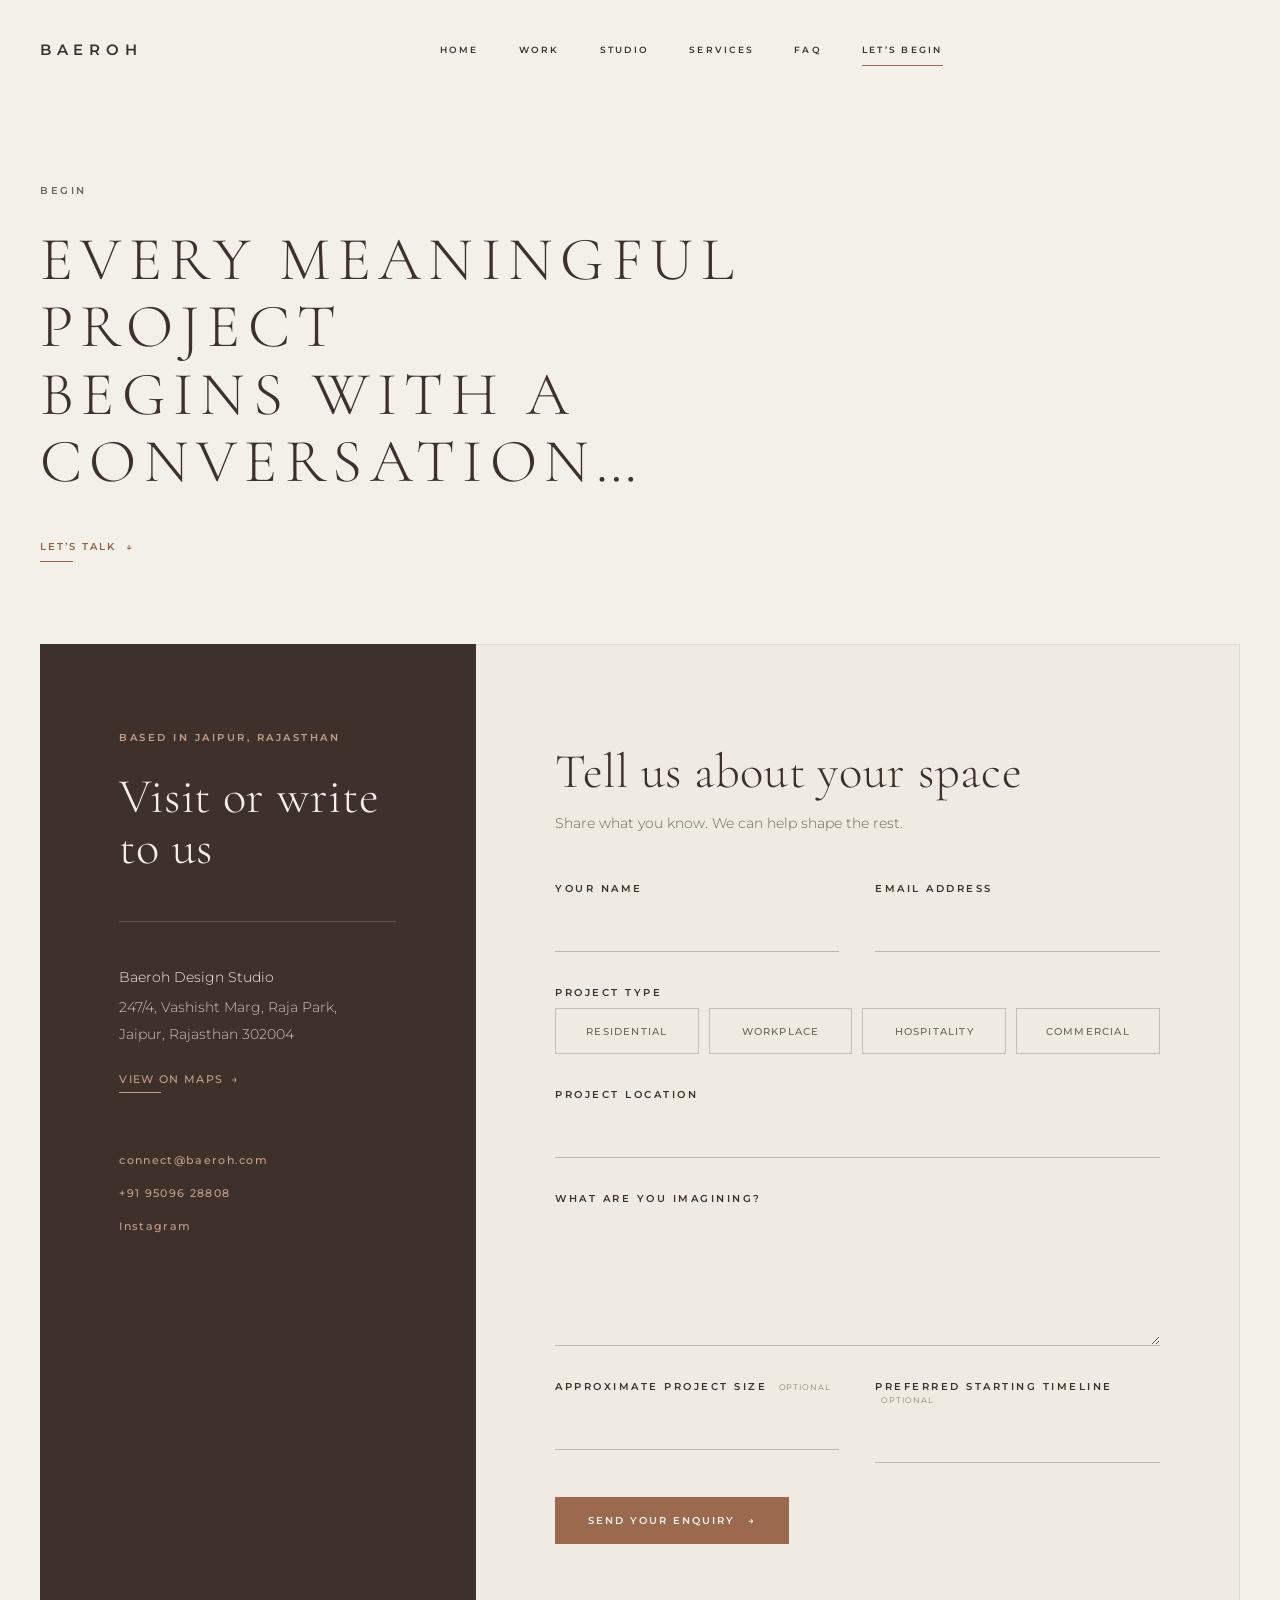
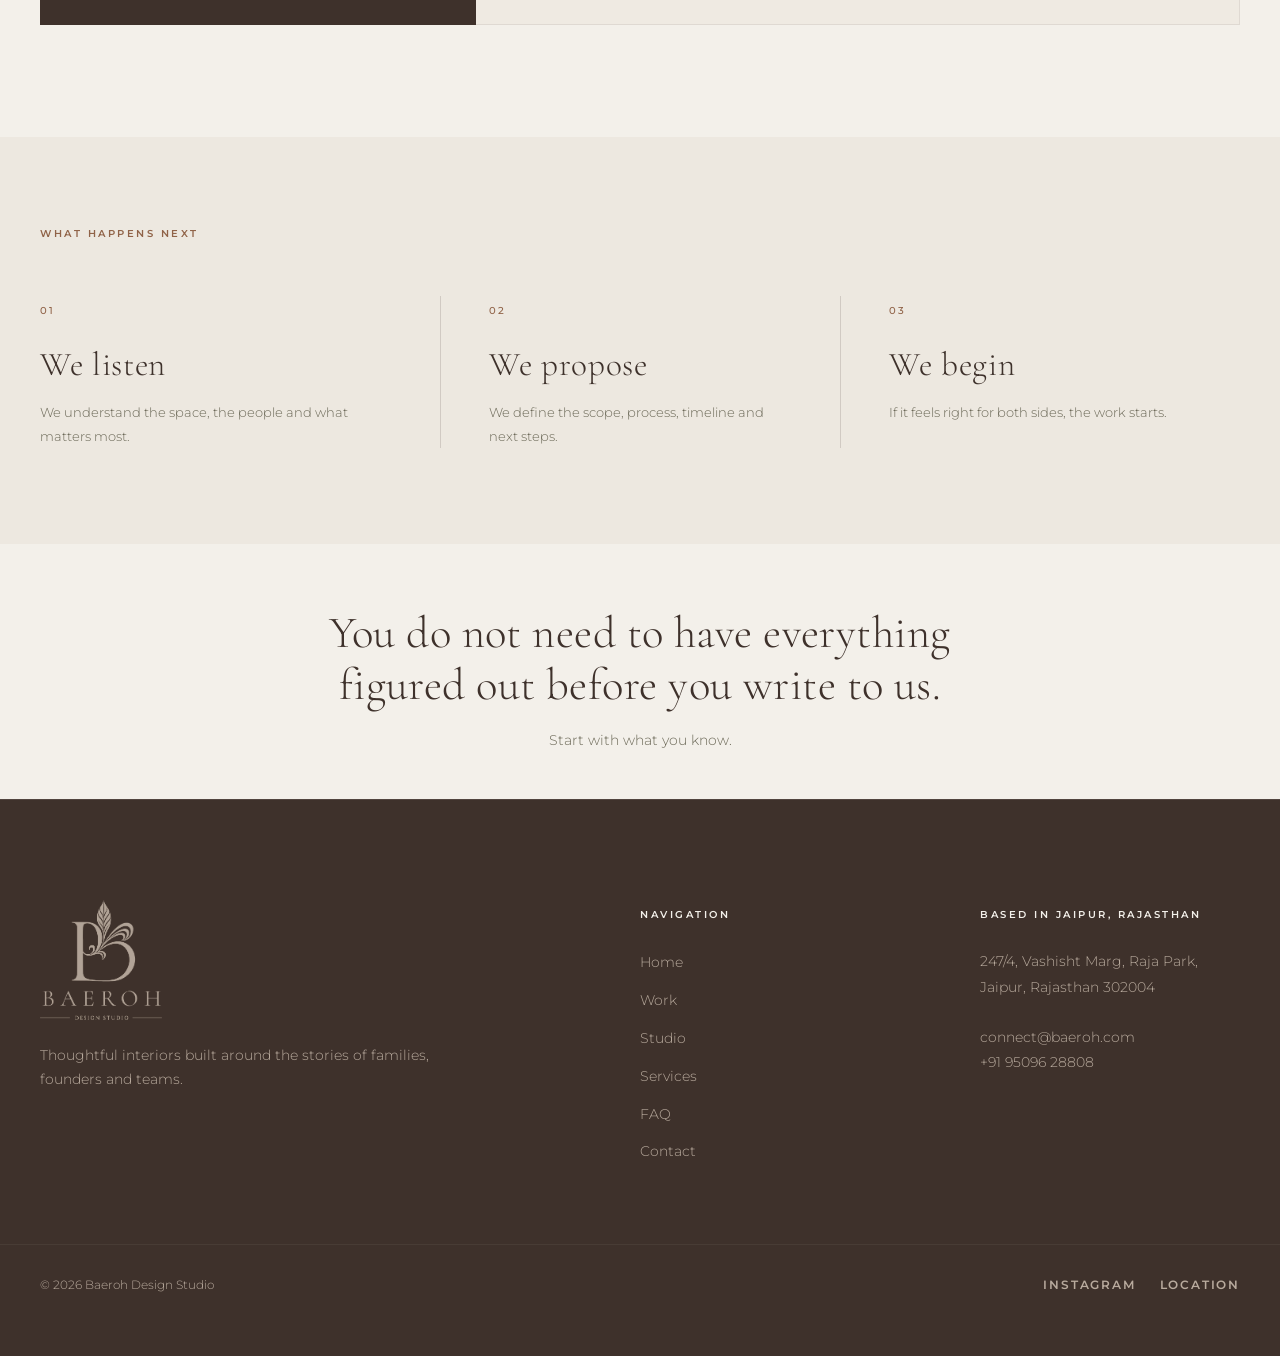
<file: contact.html>
<!DOCTYPE html>
<html lang="en">
<head>
  <meta charset="UTF-8">
  <meta name="viewport" content="width=device-width, initial-scale=1.0">
  <script>
    try {
      if (!sessionStorage.getItem('baeroh-loader-seen')) {
        document.documentElement.classList.add('site-loader-enabled');
      }
    } catch (error) {
      document.documentElement.classList.add('site-loader-enabled');
    }
  </script>
  <style>html.site-loader-enabled { background: #3E312B; }</style>
  <title>Contact | Baeroh Interior Architecture &amp; Design</title>
  <meta name="description" content="Get in touch with Baeroh. Start a conversation about your interior architecture or design project in Jaipur, Rajasthan or globally.">
  <link rel="stylesheet" href="style.css?v=9.9">
  <link rel="icon" type="image/png" href="assets/favicon.png?v=6.0">
</head>
<body class="page-contact">
  <div class="site-loader" id="site-loader" role="status" aria-label="Loading Baeroh">
    <div class="site-loader__content">
      <img class="site-loader__logo" src="assets/logo.png" width="614" height="602" alt="Baeroh">
      <span class="site-loader__bar" aria-hidden="true">
        <span class="site-loader__progress"></span>
      </span>
    </div>
  </div>

  <!-- Header -->
  <header id="main-header">
    <div class="container header-inner">
      <a href="index.html" class="logo">BAEROH</a>
      <nav>
        <a href="index.html">Home</a>
        <a href="work.html">Work</a>
        <a href="studio.html">Studio</a>
        <a href="services.html">Services</a>
        <a href="faq.html" data-faq-trigger>FAQ</a>
        <a href="contact.html" class="active">Let&rsquo;s Begin</a>
      </nav>
      
      <div style="display: flex; align-items: center; gap: 30px;">
        <button type="button" class="menu-toggle" aria-label="Toggle Menu" aria-expanded="false" aria-controls="mobile-menu">
          <span></span>
          <span></span>
          <span></span>
        </button>
      </div>
    </div>
  </header>

  <!-- Mobile Menu -->
  <div class="mobile-nav" id="mobile-menu" aria-hidden="true" inert>
    <a href="index.html">Home</a>
    <a href="work.html">Work</a>
    <a href="studio.html">Studio</a>
    <a href="services.html">Services</a>
    <a href="faq.html" data-faq-trigger>FAQ</a>
    <a href="contact.html">Let&rsquo;s Begin</a>
  </div>

  <!-- Contact Hero -->
  <section class="contact-hero fade-in-up">
    <div class="container contact-hero__inner">
      <span class="font-label">Begin</span>
      <h1 class="contact-hero__title page-primary-heading">
        <span>Every meaningful project</span>
        <span>begins with a conversation…</span>
      </h1>
      <a class="contact-text-link" href="#contact-enquiry">
        Let&rsquo;s Talk <span aria-hidden="true">↓</span>
      </a>
    </div>
  </section>

  <!-- Contact and Enquiry -->
  <section class="contact-enquiry fade-in-up" id="contact-enquiry">
    <div class="container contact-enquiry__shell">
      <div class="contact-enquiry__grid">
        <aside class="contact-enquiry__details" aria-labelledby="contact-details-title">
          <span class="font-label">Based in Jaipur, Rajasthan</span>
          <h2 id="contact-details-title">Visit or write to us</h2>

          <div class="contact-enquiry__divider" aria-hidden="true"></div>

          <address class="contact-enquiry__address">
            <span>Baeroh Design Studio</span>
            247/4, Vashisht Marg, Raja Park,<br>
            Jaipur, Rajasthan 302004
          </address>

          <a class="contact-panel-link contact-panel-link--map" href="https://www.google.com/maps/place/Baeroh+Design+Studio/@26.8921555,75.8314193,17z/data=!3m1!4b1!4m6!3m5!1s0x396db7003423f92f:0xc23689486fbf39b3!8m2!3d26.8921555!4d75.8314193!16s%2Fg%2F11zbff_2l9?entry=ttu&amp;g_ep=EgoyMDI2MDcyNy4wIKXMDSoASAFQAw%3D%3D" target="_blank" rel="noopener noreferrer">View on Maps <span aria-hidden="true">→</span></a>

          <div class="contact-enquiry__links">
            <a class="contact-panel-link" href="mailto:connect@baeroh.com">connect@baeroh.com</a>
            <a class="contact-panel-link" href="tel:+919509628808">+91 95096 28808</a>
            <a class="contact-panel-link" href="https://www.instagram.com/baerohdesigns/" target="_blank" rel="noopener noreferrer">Instagram</a>
          </div>
        </aside>

        <div class="contact-enquiry__form-panel">
          <h2>Tell us about your space</h2>
          <p class="contact-enquiry__form-intro">Share what you know. We can help shape the rest.</p>

          <form class="contact-form" id="contact-form" novalidate>
            <div class="form-row-2">
              <div class="form-group">
                <label for="name" class="font-label">Your name</label>
                <input type="text" id="name" name="name" autocomplete="name" required aria-invalid="false" aria-describedby="name-error">
                <span class="field-error-msg" id="name-error" role="alert" hidden>Please enter your name.</span>
              </div>
              <div class="form-group">
                <label for="email" class="font-label">Email address</label>
                <input type="email" id="email" name="email" autocomplete="email" required aria-invalid="false" aria-describedby="email-error">
                <span class="field-error-msg" id="email-error" role="alert" hidden>Please enter a valid email address.</span>
              </div>
            </div>

            <fieldset class="form-group contact-project-type" aria-invalid="false" aria-describedby="project-type-error">
              <legend class="font-label">Project type</legend>
              <div class="contact-project-type__options">
                <label>
                  <input type="radio" name="project_type" value="Residential" required aria-invalid="false">
                  <span>Residential</span>
                </label>
                <label>
                  <input type="radio" name="project_type" value="Workplace" required aria-invalid="false">
                  <span>Workplace</span>
                </label>
                <label>
                  <input type="radio" name="project_type" value="Hospitality" required aria-invalid="false">
                  <span>Hospitality</span>
                </label>
                <label>
                  <input type="radio" name="project_type" value="Commercial" required aria-invalid="false">
                  <span>Commercial</span>
                </label>
              </div>
              <span class="field-error-msg" id="project-type-error" role="alert" hidden>Please select a project type.</span>
            </fieldset>

            <div class="form-group">
              <label for="project-location" class="font-label">Project location</label>
              <input type="text" id="project-location" name="project_location" required aria-invalid="false" aria-describedby="project-location-error">
              <span class="field-error-msg" id="project-location-error" role="alert" hidden>Please enter the project location.</span>
            </div>

            <div class="form-group">
              <label for="message" class="font-label">What are you imagining?</label>
              <textarea id="message" name="message" rows="5" required aria-invalid="false" aria-describedby="message-error"></textarea>
              <span class="field-error-msg" id="message-error" role="alert" hidden>Please tell us a little about your project.</span>
            </div>

            <div class="form-row-2 contact-form__optional-row">
              <div class="form-group">
                <label for="project-size" class="font-label">Approximate project size <span>Optional</span></label>
                <input type="text" id="project-size" name="project_size">
              </div>
              <div class="form-group">
                <label for="project-timeline" class="font-label">Preferred starting timeline <span>Optional</span></label>
                <input type="text" id="project-timeline" name="project_timeline">
              </div>
            </div>

            <div>
              <button type="submit" class="btn btn-primary contact-form__submit">Send your enquiry <span aria-hidden="true">→</span></button>
            </div>
            <div id="form-confirmation" class="form-confirmation" role="status" aria-live="polite" hidden>
              Your enquiry is ready. WhatsApp will open so you can send it directly to our studio.
            </div>
          </form>
        </div>
      </div>
    </div>
  </section>

  <!-- What Happens Next -->
  <section class="contact-next fade-in-up" aria-labelledby="contact-next-title">
    <div class="container">
      <h2 class="font-label contact-next__eyebrow" id="contact-next-title">What happens next</h2>
      <div class="contact-next__grid">
        <article class="contact-next__step">
          <span class="contact-next__number">01</span>
          <h3>We listen</h3>
          <p>We understand the space, the people and what matters most.</p>
        </article>
        <article class="contact-next__step">
          <span class="contact-next__number">02</span>
          <h3>We propose</h3>
          <p>We define the scope, process, timeline and next steps.</p>
        </article>
        <article class="contact-next__step">
          <span class="contact-next__number">03</span>
          <h3>We begin</h3>
          <p>If it feels right for both sides, the work starts.</p>
        </article>
      </div>
    </div>
  </section>

  <!-- Closing Invitation -->
  <section class="contact-closing fade-in-up">
    <div class="container contact-closing__inner">
      <h2>
        <span>You do not need to have everything</span>
        <span>figured out before you write to us.</span>
      </h2>
      <p>Start with what you know.</p>
    </div>
  </section>

  <!-- Footer -->
  <footer>
    <div class="container footer-grid">
      <div class="footer-brand">
        <img src="assets/logo.png" width="614" height="602" alt="Baeroh Logo" class="footer-logo" loading="lazy">
        <p class="font-body-copy" style="font-size: 14px;">Thoughtful interiors built around the stories of families, founders and teams.</p>
      </div>
      <div class="footer-links">
        <span class="font-label" style="color: var(--color-ivory);">Navigation</span>
        <ul style="margin-top: 24px;">
          <li><a href="index.html">Home</a></li>
          <li><a href="work.html">Work</a></li>
          <li><a href="studio.html">Studio</a></li>
          <li><a href="services.html">Services</a></li>
          <li><a href="faq.html" data-faq-trigger>FAQ</a></li>
          <li><a href="contact.html">Contact</a></li>
        </ul>
      </div>
      <div class="footer-links">
        <span class="font-label" style="color: var(--color-ivory);">Based in Jaipur, Rajasthan</span>
        <p style="margin-top: 24px; font-size: 14px; color: var(--color-taupe); line-height: 1.8;">
          <a href="https://www.google.com/maps/place/Baeroh+Design+Studio/@26.8921555,75.8314193,17z/data=!3m1!4b1!4m6!3m5!1s0x396db7003423f92f:0xc23689486fbf39b3!8m2!3d26.8921555!4d75.8314193!16s%2Fg%2F11zbff_2l9?entry=ttu&amp;g_ep=EgoyMDI2MDcyNy4wIKXMDSoASAFQAw%3D%3D" target="_blank" rel="noopener noreferrer" style="color: inherit; text-decoration: none;">247/4, Vashisht Marg, Raja Park,<br>Jaipur, Rajasthan 302004</a><br>
          <br>
          <a href="mailto:connect@baeroh.com">connect@baeroh.com</a><br>
          <a href="tel:+919509628808">+91 95096 28808</a>
        </p>
      </div>
    </div>
    <div class="container footer-bottom">
      <p>&copy; 2026 Baeroh Design Studio</p>
      <div class="social-links">
        <a href="https://www.instagram.com/baerohdesigns/" target="_blank" rel="noopener noreferrer">Instagram</a>
        <a href="https://www.google.com/maps/place/Baeroh+Design+Studio/@26.8921555,75.8314193,17z/data=!3m1!4b1!4m6!3m5!1s0x396db7003423f92f:0xc23689486fbf39b3!8m2!3d26.8921555!4d75.8314193!16s%2Fg%2F11zbff_2l9?entry=ttu&amp;g_ep=EgoyMDI2MDcyNy4wIKXMDSoASAFQAw%3D%3D" target="_blank" rel="noopener noreferrer">Location</a>
      </div>
    </div>
  </footer>


  <!-- Scripts -->
  <script src="script.js?v=8.0"></script>
</body>
</html>
</file>
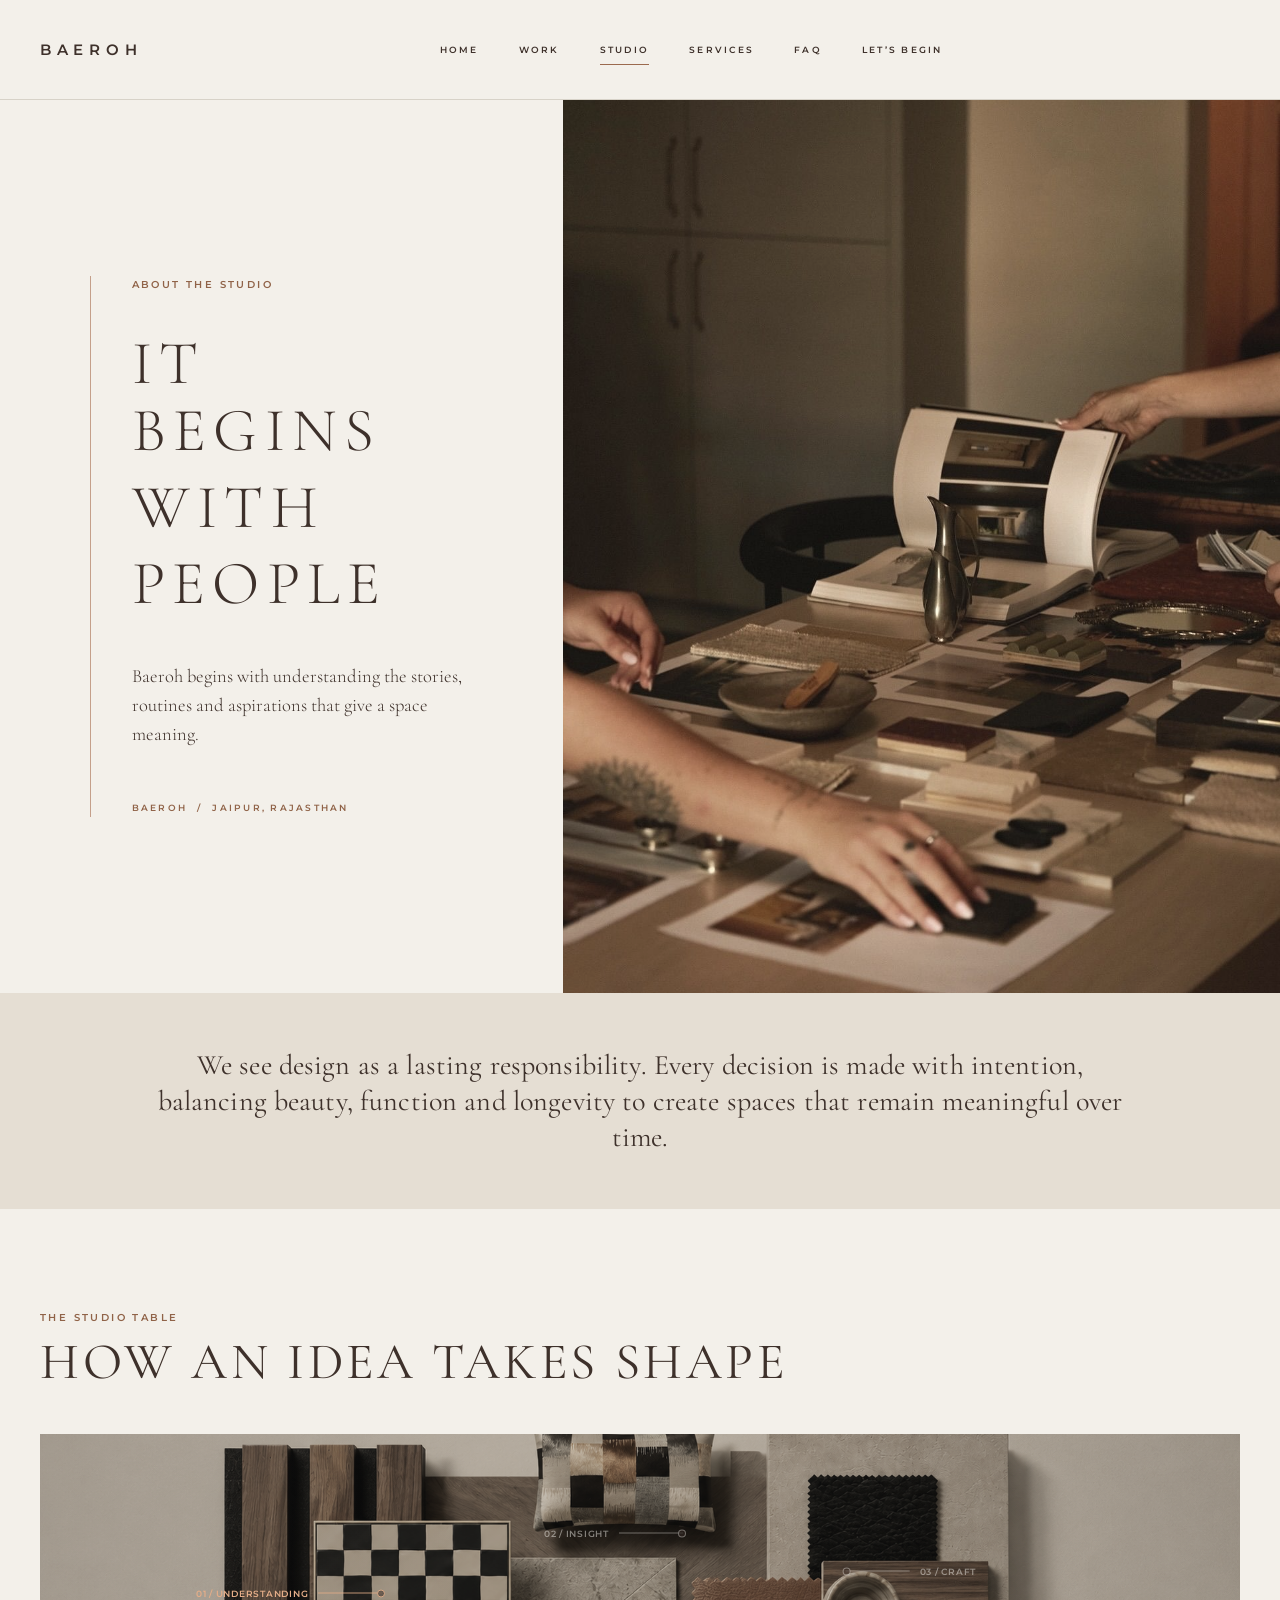
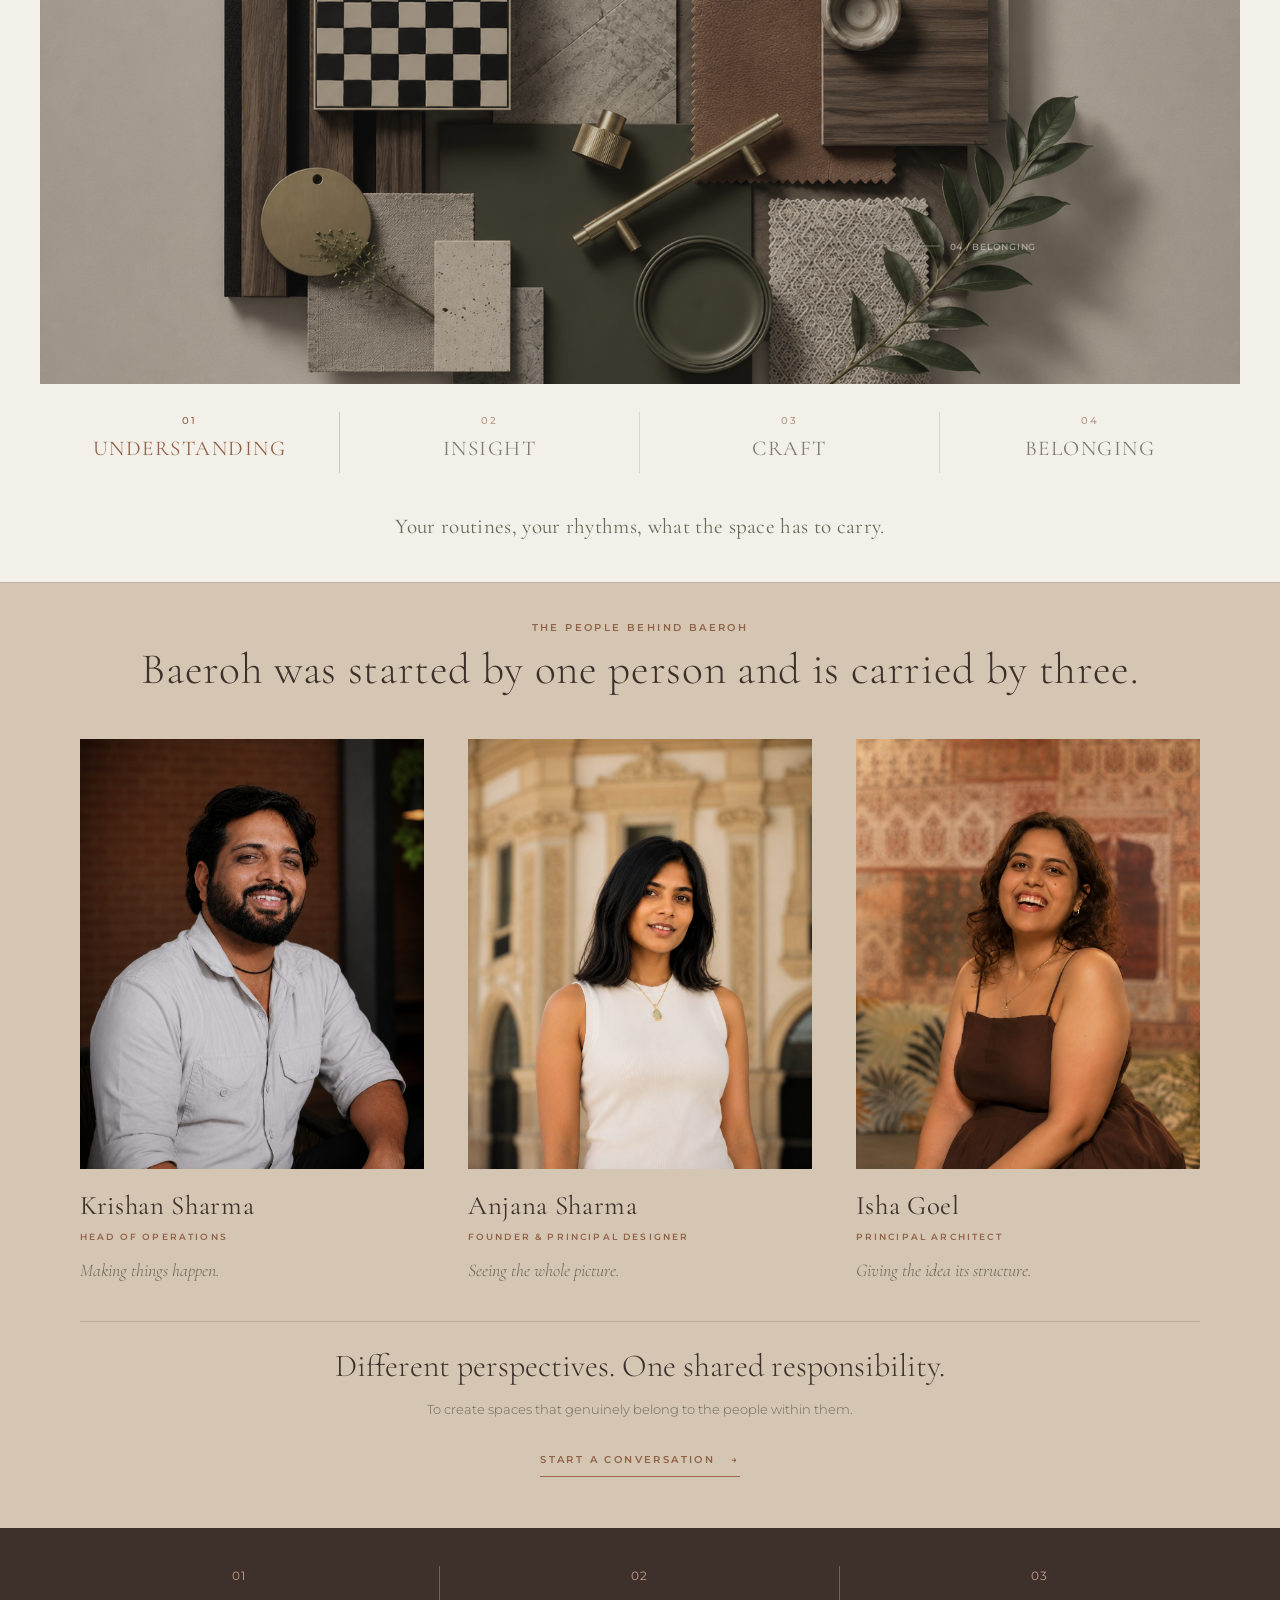
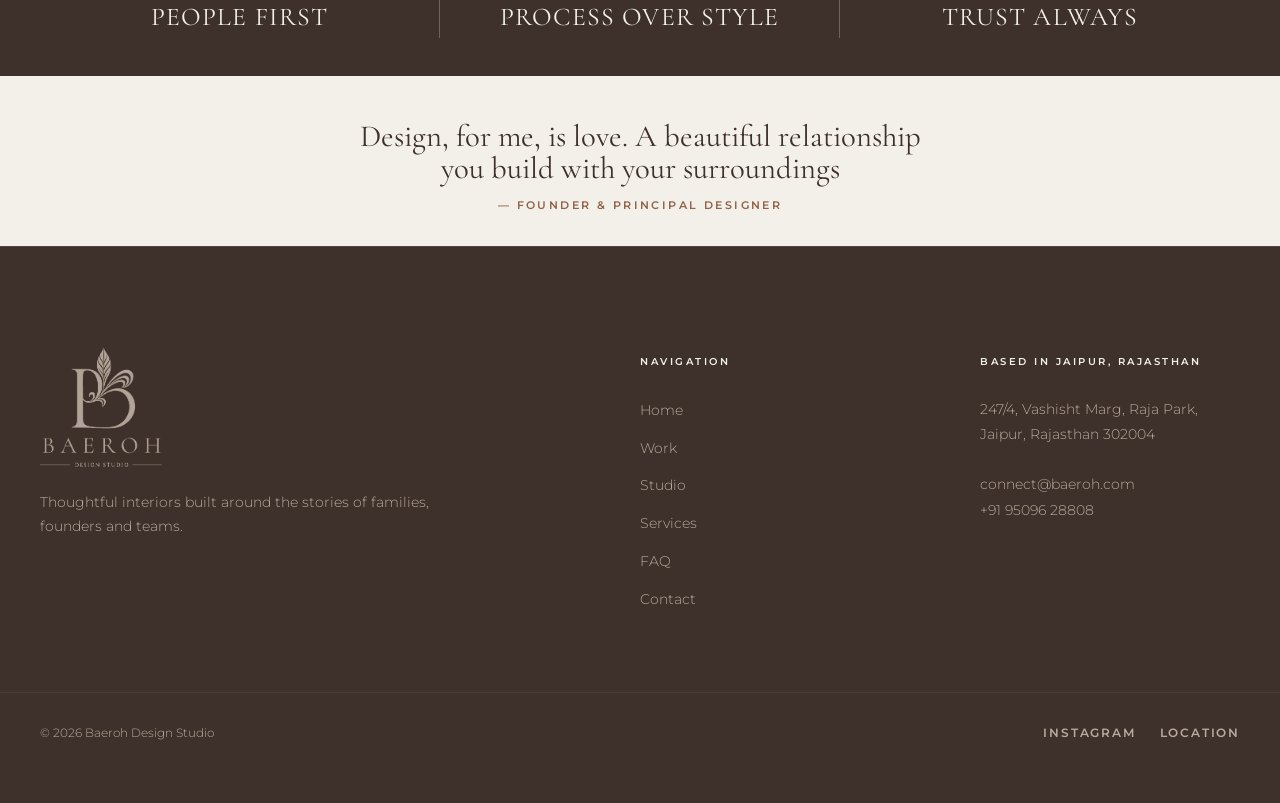
<file: studio.html>
<!DOCTYPE html>
<html lang="en">
<head>
  <meta charset="UTF-8">
  <meta name="viewport" content="width=device-width, initial-scale=1.0">
  <script>
    try {
      if (!sessionStorage.getItem('baeroh-loader-seen')) {
        document.documentElement.classList.add('site-loader-enabled');
      }
    } catch (error) {
      document.documentElement.classList.add('site-loader-enabled');
    }
  </script>
  <style>html.site-loader-enabled { background: #3E312B; }</style>
  <title>Studio | Baeroh Interior Architecture &amp; Design</title>
  <meta name="description" content="Discover Baeroh, an interior design studio built on the simple belief that every meaningful environment begins with understanding people.">
  <link rel="stylesheet" href="style.css?v=9.3">
  <link rel="icon" type="image/png" href="assets/favicon.png?v=6.0">
</head>
<body class="page-studio">
  <div class="site-loader" id="site-loader" role="status" aria-label="Loading Baeroh">
    <div class="site-loader__content">
      <img class="site-loader__logo" src="assets/logo.png" width="614" height="602" alt="Baeroh">
      <span class="site-loader__bar" aria-hidden="true">
        <span class="site-loader__progress"></span>
      </span>
    </div>
  </div>

  <!-- Header -->
  <header id="main-header">
    <div class="container header-inner">
      <a href="index.html" class="logo">BAEROH</a>
      <nav>
        <a href="index.html">Home</a>
        <a href="work.html">Work</a>
        <a href="studio.html" class="active">Studio</a>
        <a href="services.html">Services</a>
        <a href="faq.html" data-faq-trigger>FAQ</a>
        <a href="contact.html">Let&rsquo;s Begin</a>
      </nav>
      
      <div style="display: flex; align-items: center; gap: 30px;">
        <button type="button" class="menu-toggle" aria-label="Toggle Menu" aria-expanded="false" aria-controls="mobile-menu">
          <span></span>
          <span></span>
          <span></span>
        </button>
      </div>
    </div>
  </header>

  <!-- Mobile Menu -->
  <div class="mobile-nav" id="mobile-menu" aria-hidden="true" inert>
    <a href="index.html">Home</a>
    <a href="work.html">Work</a>
    <a href="studio.html">Studio</a>
    <a href="services.html">Services</a>
    <a href="faq.html" data-faq-trigger>FAQ</a>
    <a href="contact.html">Let&rsquo;s Begin</a>
  </div>

  <main class="studio-main">
    <!-- Inside the Practice: editorial introduction -->
    <section class="studio-inside-intro" aria-labelledby="studio-inside-title">
      <div class="studio-inside-intro__copy">
        <div class="studio-inside-intro__copy-inner">
          <p class="studio-inside-label">About the Studio</p>
          <h1 class="page-primary-heading" id="studio-inside-title"><span>It Begins</span><span>With</span><span>People</span></h1>
          <p class="studio-inside-intro__body">Baeroh begins with understanding the stories, routines and aspirations that give a space meaning.</p>
          <p class="studio-inside-intro__location">Baeroh <span>/</span> Jaipur, Rajasthan</p>
        </div>
      </div>
      <figure class="studio-inside-intro__media">
        <img src="assets/studio-intro.jpg" width="1800" height="2700" alt="Baeroh Design Studio Curation" fetchpriority="high">
      </figure>
    </section>

    <!-- Concise studio philosophy -->
    <section class="studio-inside-philosophy" aria-label="Studio philosophy">
      <div class="container">
        <p>We see design as a lasting responsibility. Every decision is made with intention, balancing beauty, function and longevity to create spaces that remain meaningful over time.</p>
      </div>
    </section>

    <!-- Signature interactive Studio Table -->
    <section class="studio-table" aria-labelledby="studio-table-title" data-studio-table>
      <div class="container">
        <header class="studio-table__header">
          <p class="studio-inside-label">The Studio Table</p>
          <h2 id="studio-table-title">How an Idea Takes Shape</h2>
        </header>

        <div class="studio-table__image-wrap">
          <img src="assets/studio/studio-material-board.png" width="1672" height="941" alt="Curated interior material and finishes board" loading="lazy">

          <button class="studio-table-marker is-active" type="button" data-studio-stage="0" style="--marker-x: 13%; --marker-y: 29%;" aria-pressed="true" aria-controls="studio-stage-description">
            <span>01 / Understanding</span><i aria-hidden="true"></i>
          </button>
          <button class="studio-table-marker" type="button" data-studio-stage="1" style="--marker-x: 42%; --marker-y: 18%;" aria-pressed="false" aria-controls="studio-stage-description">
            <span>02 / Insight</span><i aria-hidden="true"></i>
          </button>
          <button class="studio-table-marker studio-table-marker--right" type="button" data-studio-stage="2" style="--marker-x: 78%; --marker-y: 25%;" aria-pressed="false" aria-controls="studio-stage-description">
            <span>03 / Craft</span><i aria-hidden="true"></i>
          </button>
          <button class="studio-table-marker studio-table-marker--right" type="button" data-studio-stage="3" style="--marker-x: 83%; --marker-y: 75%;" aria-pressed="false" aria-controls="studio-stage-description">
            <span>04 / Belonging</span><i aria-hidden="true"></i>
          </button>
        </div>

        <div class="studio-table__tabs" role="tablist" aria-label="Studio process stages">
          <button class="studio-table-tab is-active" id="studio-stage-tab-1" type="button" role="tab" data-studio-stage="0" aria-selected="true" aria-controls="studio-stage-description">
            <span>01</span><strong>Understanding</strong>
          </button>
          <button class="studio-table-tab" id="studio-stage-tab-2" type="button" role="tab" data-studio-stage="1" aria-selected="false" aria-controls="studio-stage-description">
            <span>02</span><strong>Insight</strong>
          </button>
          <button class="studio-table-tab" id="studio-stage-tab-3" type="button" role="tab" data-studio-stage="2" aria-selected="false" aria-controls="studio-stage-description">
            <span>03</span><strong>Craft</strong>
          </button>
          <button class="studio-table-tab" id="studio-stage-tab-4" type="button" role="tab" data-studio-stage="3" aria-selected="false" aria-controls="studio-stage-description">
            <span>04</span><strong>Belonging</strong>
          </button>
        </div>

        <p class="studio-table__description" id="studio-stage-description" role="tabpanel" aria-labelledby="studio-stage-tab-1" aria-live="polite">Your routines, your rhythms, what the space has to carry.</p>
      </div>
    </section>

    <!-- Studio Founders Section -->
    <section class="studio-team fade-in-up" id="studio-founders" aria-labelledby="studio-team-title" data-founder-carousel>
      <div class="container">
        <div class="studio-team__header">
          <p class="studio-inside-label">The People Behind Baeroh</p>
          <h2 class="studio-team__title" id="studio-team-title">Baeroh was started by one person and is carried by three.</h2>
        </div>

        <div class="studio-team__grid" role="list" aria-label="Baeroh founders" data-founder-track>
          <article class="studio-team__card" role="listitem" data-founder-slide>
            <figure>
              <div class="studio-team__img-wrap">
                <img src="assets/team/krishan-sharma.png" width="1065" height="1476" alt="Krishan Sharma, Head of Operations" loading="lazy">
              </div>
              <figcaption class="studio-team__info">
                <h3 class="studio-team__name">Krishan Sharma</h3>
                <p class="studio-team__role">Head of Operations</p>
                <p class="studio-team__philosophy">Making things happen.</p>
              </figcaption>
            </figure>
          </article>

          <article class="studio-team__card" role="listitem" data-founder-slide>
            <figure>
              <div class="studio-team__img-wrap">
                <img src="assets/team/anjana-sharma.png" width="1122" height="1402" alt="Anjana Sharma, Founder and Principal Designer" loading="lazy">
              </div>
              <figcaption class="studio-team__info">
                <h3 class="studio-team__name">Anjana Sharma</h3>
                <p class="studio-team__role">Founder &amp; Principal Designer</p>
                <p class="studio-team__philosophy">Seeing the whole picture.</p>
              </figcaption>
            </figure>
          </article>

          <article class="studio-team__card" role="listitem" data-founder-slide>
            <figure>
              <div class="studio-team__img-wrap">
                <img src="assets/team/isha-goel.png" width="1199" height="1312" alt="Isha Goel, Principal Architect" loading="lazy">
              </div>
              <figcaption class="studio-team__info">
                <h3 class="studio-team__name">Isha Goel</h3>
                <p class="studio-team__role">Principal Architect</p>
                <p class="studio-team__philosophy">Giving the idea its structure.</p>
              </figcaption>
            </figure>
          </article>
        </div>

        <p class="studio-team__progress" aria-live="polite" aria-atomic="true">
          <span data-founder-current>1</span> / 3
        </p>

        <div class="studio-team__closing">
          <p class="studio-team__closing-lead">Different perspectives. One shared responsibility.</p>
          <p>To create spaces that genuinely belong to the people within them.</p>
          <a class="studio-team__cta" href="contact.html">Start a Conversation <span aria-hidden="true">&rarr;</span></a>
        </div>
      </div>
    </section>

    <!-- Studio principles -->
    <section class="studio-principles" aria-label="Studio principles">
      <div class="container studio-principles__grid">
        <p><span>01</span><strong>People First</strong></p>
        <p><span>02</span><strong>Process Over Style</strong></p>
        <p><span>03</span><strong>Trust Always</strong></p>
      </div>
    </section>

    <!-- Contact invitation -->
    <section class="studio-conversation" aria-labelledby="studio-conversation-title">
      <div class="container">
        <h2 id="studio-conversation-title">Design, for me, is love. A beautiful relationship<br>you build with your surroundings</h2>
        <p class="studio-conversation__designation">&mdash; Founder &amp; Principal Designer</p>
      </div>
    </section>
  </main>

  <!-- Footer -->
  <footer>
    <div class="container footer-grid">
      <div class="footer-brand">
        <img src="assets/logo.png" width="614" height="602" alt="Baeroh Logo" class="footer-logo" loading="lazy">
        <p class="font-body-copy" style="font-size: 14px;">Thoughtful interiors built around the stories of families, founders and teams.</p>
      </div>
      <div class="footer-links">
        <span class="font-label" style="color: var(--color-ivory);">Navigation</span>
        <ul style="margin-top: 24px;">
          <li><a href="index.html">Home</a></li>
          <li><a href="work.html">Work</a></li>
          <li><a href="studio.html">Studio</a></li>
          <li><a href="services.html">Services</a></li>
          <li><a href="faq.html" data-faq-trigger>FAQ</a></li>
          <li><a href="contact.html">Contact</a></li>
        </ul>
      </div>
      <div class="footer-links">
        <span class="font-label" style="color: var(--color-ivory);">Based in Jaipur, Rajasthan</span>
        <p style="margin-top: 24px; font-size: 14px; color: var(--color-taupe); line-height: 1.8;">
          <a href="https://www.google.com/maps/place/Baeroh+Design+Studio/@26.8921555,75.8314193,17z/data=!3m1!4b1!4m6!3m5!1s0x396db7003423f92f:0xc23689486fbf39b3!8m2!3d26.8921555!4d75.8314193!16s%2Fg%2F11zbff_2l9?entry=ttu&amp;g_ep=EgoyMDI2MDcyNy4wIKXMDSoASAFQAw%3D%3D" target="_blank" rel="noopener noreferrer" style="color: inherit; text-decoration: none;">247/4, Vashisht Marg, Raja Park,<br>Jaipur, Rajasthan 302004</a><br>
          <br>
          <a href="mailto:connect@baeroh.com">connect@baeroh.com</a><br>
          <a href="tel:+919509628808">+91 95096 28808</a>
        </p>
      </div>
    </div>
    <div class="container footer-bottom">
      <p>&copy; 2026 Baeroh Design Studio</p>
      <div class="social-links">
        <a href="https://www.instagram.com/baerohdesigns/" target="_blank" rel="noopener noreferrer">Instagram</a>
        <a href="https://www.google.com/maps/place/Baeroh+Design+Studio/@26.8921555,75.8314193,17z/data=!3m1!4b1!4m6!3m5!1s0x396db7003423f92f:0xc23689486fbf39b3!8m2!3d26.8921555!4d75.8314193!16s%2Fg%2F11zbff_2l9?entry=ttu&amp;g_ep=EgoyMDI2MDcyNy4wIKXMDSoASAFQAw%3D%3D" target="_blank" rel="noopener noreferrer">Location</a>
      </div>
    </div>
  </footer>


  <!-- Scripts -->
  <script src="script.js?v=8.0"></script>
  <script src="studio.js?v=2.4"></script>
</body>
</html>
</file>
<file: style.css>
/* 
  Baeroh Design Studio CSS Reference & Design System
  Based on the Baeroh Colour & Typography Specification
*/

/* Imports & Fonts */
@import url('https://fonts.googleapis.com/css2?family=Cormorant+Garamond:ital,wght@0,300;0,400;0,500;0,600;1,300;1,400;1,500;1,600&family=Montserrat:ital,wght@0,300;0,400;0,600;0,700;1,300;1,400;1,600;1,700&display=swap');

:root {
  /* Color Tokens */
  --color-ivory: #F3F0EA;
  --color-sand: #D2C4B2;
  --color-taupe: #B8AA9D;
  --color-charcoal: #3E312B;
  --color-olive: #6B6857;
  --color-cinnamon: #9B6A4E;
  --color-cinnamon-tint: #C49F8A;
  --color-cinnamon-deep: #906348;
  --color-sandstone: #8D806F;
  --color-where-help: #D5C6B3;

  /* Typography */
  --font-display: 'Cormorant Garamond', serif;
  --font-body: 'Montserrat', sans-serif;

  /* Grid & Spacing */
  --max-width: 1280px;
  --header-height: 100px;
  --header-height-fixed: 80px;
}

/* Reset & Base Styles */
* {
  box-sizing: border-box;
  margin: 0;
  padding: 0;
}

html {
  scroll-behavior: smooth;
  background-color: var(--color-ivory);
  color: var(--color-charcoal);
  font-family: var(--font-body);
  font-weight: 300; /* Body copy is Light (300) */
  -webkit-font-smoothing: antialiased;
  max-width: 100%;
  overflow-x: hidden;
  scrollbar-width: none;
  -ms-overflow-style: none;
}

body {
  max-width: 100%;
  overflow-x: hidden;
  line-height: 1.7;
  font-size: 15px;
  scrollbar-width: none;
  -ms-overflow-style: none;
}

/* Branded page loader */
.site-loader {
  position: fixed;
  inset: 0;
  z-index: 20000;
  display: none;
  place-items: center;
  overflow: hidden;
  min-height: 100vh;
  min-height: 100svh;
  padding:
    env(safe-area-inset-top)
    env(safe-area-inset-right)
    env(safe-area-inset-bottom)
    env(safe-area-inset-left);
  background: var(--color-charcoal);
  clip-path: inset(0);
  opacity: 0;
  visibility: hidden;
  pointer-events: none;
  transition:
    opacity 250ms ease-out,
    visibility 250ms step-start,
    clip-path 500ms cubic-bezier(0.22, 1, 0.36, 1);
}

html.site-loader-enabled,
html.site-loader-enabled body {
  overflow: hidden;
}

html.site-loader-enabled .site-loader {
  display: grid;
}

.site-loader.is-active {
  opacity: 1;
  visibility: visible;
  pointer-events: auto;
}

.site-loader__content {
  display: flex;
  flex-direction: column;
  align-items: center;
  gap: clamp(26px, 3.2vh, 36px);
  transform: translateY(-4vh);
  transition:
    opacity 250ms ease-out,
    transform 250ms ease-out;
}

.site-loader__logo {
  display: block;
  width: clamp(142px, 13vw, 188px);
  height: auto;
  opacity: 0;
  transform: translateY(8px);
  transition:
    opacity 450ms ease-out 80ms,
    transform 450ms cubic-bezier(0.22, 1, 0.36, 1) 80ms;
}

.site-loader.is-active .site-loader__logo {
  opacity: 1;
  transform: translateY(0);
}

.site-loader__bar {
  position: relative;
  display: block;
  width: 240px;
  height: 2px;
  overflow: hidden;
  background: rgba(243, 240, 234, 0.18);
  opacity: 0;
  transition: opacity 300ms ease-out 230ms;
}

.site-loader.is-active .site-loader__bar {
  opacity: 1;
}

.site-loader__progress {
  position: absolute;
  inset: 0;
  background: var(--color-cinnamon);
  transform: scaleX(0);
  transform-origin: left center;
  transition: transform 320ms ease-out;
}

.site-loader.is-content-leaving .site-loader__content {
  opacity: 0;
  transform: translateY(calc(-4vh - 6px));
}

.site-loader.is-leaving {
  clip-path: inset(0 0 100% 0);
  pointer-events: none;
}

@media (max-width: 768px) {
  .site-loader__content {
    gap: 26px;
  }

  .site-loader__logo {
    width: 138px;
  }

  .site-loader__bar {
    width: 170px;
  }
}

@media (prefers-reduced-motion: reduce) {
  .site-loader,
  .site-loader__content,
  .site-loader__logo,
  .site-loader__bar,
  .site-loader__progress {
    transform: none;
    transition:
      opacity 180ms ease-out,
      visibility 180ms step-start;
  }

  .site-loader.is-leaving {
    clip-path: inset(0);
    opacity: 0;
    visibility: hidden;
  }
}

h1, h2, h3, h4, h5, h6 {
  font-family: var(--font-display);
  font-weight: 400;
  text-transform: uppercase;
  letter-spacing: 0.18em;
}

a {
  color: inherit;
  text-decoration: none;
  transition: color 0.3s ease, border-color 0.3s ease;
}

:where(a, button, input, textarea, select, [tabindex]):focus-visible {
  outline: 2px solid var(--color-cinnamon);
  outline-offset: 4px;
}

/* Hide the document scrollbar without disabling scrolling. */
html::-webkit-scrollbar,
body::-webkit-scrollbar {
  width: 0;
  height: 0;
  display: none;
}

/* Typography Classes */
.font-display-hero {
  font-family: var(--font-display);
  font-weight: 300;
  font-size: clamp(44px, 6vw, 84px);
  line-height: 1.1;
  text-transform: uppercase;
  letter-spacing: 0.18em;
  overflow-wrap: break-word;
  word-wrap: break-word;
}

@media (max-width: 768px) {
  .font-display-hero {
    font-size: clamp(28px, 8vw, 48px);
    letter-spacing: 0.1em;
  }
}

.font-display-section {
  font-family: var(--font-display);
  font-weight: 400;
  font-size: clamp(34px, 4.8vw, 56px);
  line-height: 1.25;
  text-transform: uppercase;
  letter-spacing: 0.18em;
}

.font-display-lead {
  font-family: var(--font-display);
  font-weight: 300;
  font-size: clamp(16px, 2vw, 22px);
  line-height: 1.5;
}

.font-body-copy {
  font-family: var(--font-body);
  font-weight: 300;
  font-size: 15px;
  line-height: 1.7;
}

/* Capitalized labels */
.font-label {
  font-family: var(--font-body);
  font-weight: 600;
  font-size: 10px;
  line-height: 1.3;
  text-transform: uppercase;
  letter-spacing: 0.25em;
  color: var(--color-olive);
}

.font-quote {
  font-family: var(--font-body);
  font-style: italic;
  font-weight: 300;
  font-size: clamp(16px, 2.2vw, 26px);
  line-height: 1.5;
}

/* Emphasis inside body copy is italic Cormorant Garamond, not bold Montserrat */
.em-serif {
  font-family: var(--font-display);
  font-style: italic;
  font-weight: 400;
}

/* Layout Utilities */
.container {
  width: 100%;
  max-width: var(--max-width);
  margin: 0 auto;
  padding: 0 40px;
}

@media (max-width: 768px) {
  .container {
    padding: 0 24px;
  }
}

section {
  padding: 120px 0;
  position: relative;
}

@media (max-width: 768px) {
  section {
    padding: 80px 0;
  }
}

.bg-sand {
  background-color: var(--color-sand);
}

.bg-charcoal {
  background-color: var(--color-charcoal);
  color: var(--color-ivory);
}

.bg-charcoal .font-label {
  color: var(--color-taupe);
}

.bg-charcoal .cinnamon-text {
  color: var(--color-cinnamon-tint);
}

.cinnamon-text {
  color: var(--color-cinnamon-deep);
}

.methodology-heading {
  margin-top: 20px;
  color: var(--color-ivory);
  font-size: clamp(30px, 2.8vw, 42px);
  letter-spacing: 0.12em;
  white-space: nowrap;
}

.methodology-intro {
  max-width: none;
}

@media (max-width: 768px) {
  .methodology-heading {
    font-size: clamp(28px, 8vw, 38px);
    white-space: normal;
  }
}

/* Header & Navigation */
header {
  position: fixed;
  top: 0;
  left: 0;
  width: 100%;
  height: var(--header-height);
  z-index: 1100;
  display: flex;
  align-items: center;
  transition: all 0.5s cubic-bezier(0.16, 1, 0.3, 1);
  background-color: transparent;
}

header.scrolled {
  height: var(--header-height-fixed);
  background-color: rgba(243, 240, 234, 0.95);
  backdrop-filter: blur(10px);
  border-bottom: 1px solid var(--color-sandstone);
}

header .header-inner {
  display: flex;
  justify-content: space-between;
  align-items: center;
  width: 100%;
}

.logo {
  display: flex;
  align-items: center;
  font-family: var(--font-body);
  font-weight: 600;
  font-size: 15px;
  text-transform: uppercase;
  letter-spacing: 0.38em;
  color: var(--color-charcoal);
  transition: color 0.4s ease, opacity 0.3s ease;
  text-decoration: none;
}

.logo:hover {
  opacity: 0.85;
}

header.header-transparent .logo {
  color: #ffffff;
}

header.scrolled .logo {
  color: var(--color-charcoal);
}

header.menu-open .logo {
  color: var(--color-charcoal) !important;
}

header nav {
  display: flex;
  gap: 40px;
}

header nav a {
  position: relative;
  font-family: var(--font-body);
  font-weight: 600;
  font-size: 9px;
  text-transform: uppercase;
  letter-spacing: 0.25em;
  padding: 8px 0;
  color: var(--color-charcoal);
  transition: color 0.4s ease;
}

header.header-transparent nav a {
  color: #ffffff;
}

header nav a::after {
  content: '';
  position: absolute;
  bottom: 0;
  left: 0;
  width: 100%;
  height: 1px;
  background-color: var(--color-cinnamon);
  transform: scaleX(0);
  transform-origin: right;
  transition: transform 0.4s cubic-bezier(0.16, 1, 0.3, 1);
}

header nav a:hover::after,
header nav a.active::after {
  transform: scaleX(1);
  transform-origin: left;
}

.search-icon-btn {
  color: var(--color-charcoal);
  transition: color 0.4s ease;
}

header.header-transparent .search-icon-btn {
  color: #ffffff;
}

/* Mobile Menu Toggle */
.menu-toggle {
  display: none;
  flex-direction: column;
  justify-content: space-between;
  width: 22px;
  height: 11px;
  padding: 0;
  background: transparent;
  border: none;
  cursor: pointer;
  z-index: 110;
}
body.modal-active .menu-toggle {
  display: none !important;
}

.menu-toggle span {
  width: 100%;
  height: 1px;
  background-color: var(--color-charcoal);
  transition: all 0.3s ease;
}

header.header-transparent .menu-toggle span {
  background-color: #ffffff;
}

@media (max-width: 768px) {
  :root {
    --header-height: 72px;
    --header-height-fixed: 64px;
  }

  header nav {
    display: none;
  }

  .menu-toggle {
    display: flex;
  }

  header .container {
    padding-inline: 22px;
  }
}

/* Mobile Fullscreen Menu */
.mobile-nav {
  position: fixed;
  top: 0;
  left: 0;
  width: 100%;
  height: 100vh;
  height: 100dvh;
  background-color: var(--color-ivory);
  z-index: 1090;
  display: flex;
  flex-direction: column;
  justify-content: center;
  align-items: center;
  gap: 24px;
  opacity: 0;
  pointer-events: none;
  transition: opacity 0.5s ease;
}

.mobile-nav.active {
  opacity: 1;
  pointer-events: auto;
}

.mobile-nav a {
  font-family: var(--font-body);
  font-weight: 600;
  font-size: 16px;
  text-transform: uppercase;
  letter-spacing: 0.25em;
  color: var(--color-charcoal);
  transition: color 0.3s ease;
}

.mobile-nav a:hover {
  color: var(--color-cinnamon);
}

.menu-toggle.active span:nth-child(1) {
  transform: translateY(5px) rotate(45deg);
}

.menu-toggle.active span:nth-child(2) {
  opacity: 0;
}

.menu-toggle.active span:nth-child(3) {
  transform: translateY(-5px) rotate(-45deg);
}

.menu-toggle.active span {
  background-color: var(--color-charcoal) !important;
}

/* Hero Section & Slider (Norm Architects style) */
.hero-slider {
  position: relative;
  width: 100%;
  height: 100vh;
  overflow: hidden;
  background-color: #000000;
}

.slide {
  position: absolute;
  top: 0;
  left: 0;
  width: 100%;
  height: 100%;
  opacity: 0;
  transition: opacity 1.5s cubic-bezier(0.25, 0.46, 0.45, 0.94);
  display: flex;
  flex-direction: column;
  justify-content: flex-end;
  align-items: center;
  z-index: 1;
}

.slide.active {
  opacity: 1;
  z-index: 2;
}

.slide-bg {
  position: absolute;
  top: 0;
  left: 0;
  width: 100%;
  height: 100%;
  background-size: cover;
  background-position: center;
  transform: scale(1.02);
  transition: transform 8s cubic-bezier(0.25, 0.46, 0.45, 0.94);
  filter: brightness(0.7);
}

.slide.active .slide-bg {
  transform: scale(1);
}

.slide-content {
  position: absolute;
  left: 50%;
  bottom: 42px;
  z-index: 3;
  color: #ffffff;
  text-align: center;
  width: 100%;
  max-width: 800px;
  padding: 0 40px;
  transform: translateX(-50%);
  opacity: 1;
}

.slide-title {
  font-family: var(--font-display);
  font-weight: 400;
  font-size: clamp(10px, 0.8vw, 13px);
  text-transform: uppercase;
  letter-spacing: 0.35em;
  margin-bottom: 24px;
  color: #ffffff;
}

.slide-cta-btn {
  display: inline-flex;
  align-items: center;
  justify-content: center;
  margin-top: 10px;
  text-decoration: none;
  backdrop-filter: blur(6px);
  background-color: rgba(255, 255, 255, 0.12);
  border: 1px solid rgba(255, 255, 255, 0.4);
  color: #ffffff;
  padding: 12px 32px;
  border-radius: 50px;
  font-family: var(--font-body);
  font-weight: 600;
  font-size: 11px;
  letter-spacing: 0.2em;
  text-transform: uppercase;
  transition: all 0.35s cubic-bezier(0.16, 1, 0.3, 1);
}

.slide-cta-btn:hover {
  background-color: #ffffff;
  color: var(--color-charcoal);
  border-color: #ffffff;
  transform: translateY(-2px);
  box-shadow: 0 8px 24px rgba(0, 0, 0, 0.2);
}

.slide-desc {
  display: none;
}

/* Slider Controls */
.slider-arrow {
  position: absolute;
  top: 50%;
  transform: translateY(-50%);
  background: transparent;
  border: none;
  color: rgba(255, 255, 255, 0.6);
  cursor: pointer;
  z-index: 10;
  padding: 16px;
  display: flex;
  align-items: center;
  justify-content: center;
  transition: color 0.3s ease, transform 0.3s ease;
  outline: none;
}

.slider-arrow svg {
  width: 28px;
  height: 28px;
  stroke: currentColor;
  transition: transform 0.3s cubic-bezier(0.16, 1, 0.3, 1);
}

.slider-arrow:hover {
  color: #ffffff;
}

.prev-arrow {
  left: 30px;
}

.prev-arrow:hover svg {
  transform: translateX(-4px);
}

.next-arrow {
  right: 30px;
}

.next-arrow:hover svg {
  transform: translateX(4px);
}

.slider-dots {
  position: absolute;
  bottom: 40px;
  left: 50%;
  transform: translateX(-50%);
  z-index: 10;
  display: none !important;
  gap: 8px;
}

.slider-dot {
  position: relative;
  flex: 1 1 33.333%;
  width: 40px;
  height: 32px;
  padding: 0;
  border: 0;
  background: transparent;
  cursor: pointer;
}

.slider-dot::after {
  content: '';
  position: absolute;
  top: 50%;
  left: 0;
  width: 100%;
  height: 2px;
  background: transparent;
  transform: translateY(-50%);
  transition: background-color 360ms ease-out;
}

.slider-dot.active::after {
  background-color: var(--color-cinnamon-tint);
}

.slider-dot:focus-visible {
  outline: 1px solid rgba(243, 240, 234, 0.8);
  outline-offset: 1px;
}
/* Buttons */
.btn-group {
  display: flex;
  gap: 20px;
  justify-content: center;
  margin-top: 40px;
}

.btn {
  display: inline-block;
  font-family: var(--font-body);
  font-weight: 600;
  font-size: 10px;
  text-transform: uppercase;
  letter-spacing: 0.2em;
  padding: 16px 32px;
  border: 1px solid var(--color-ivory);
  background-color: transparent;
  color: var(--color-ivory);
  cursor: pointer;
  transition: all 0.3s ease;
}

.btn:hover {
  background-color: var(--color-ivory);
  color: var(--color-charcoal);
}

.btn-primary {
  background-color: var(--color-cinnamon);
  border-color: var(--color-cinnamon);
}

.btn-primary:hover {
  background-color: var(--color-cinnamon-deep);
  border-color: var(--color-cinnamon-deep);
  color: var(--color-ivory);
}

.btn-dark {
  border-color: var(--color-charcoal);
  color: var(--color-charcoal);
}

.btn-dark:hover {
  background-color: var(--color-charcoal);
  color: var(--color-ivory);
}

/* Hero Slider Responsiveness Optimization */
@media (max-width: 768px) {
  .hero-slider {
    height: 80vh;
    height: 80dvh;
  }
  .slide-content {
    bottom: 32px;
    padding: 0 24px;
  }
  .slide-desc {
    font-size: 12px;
    max-width: 580px;
    margin: 0 auto;
  }
  .prev-arrow {
    left: 12px;
  }
  .next-arrow {
    right: 12px;
  }
  .slider-arrow {
    font-size: 20px;
    padding: 10px;
  }

  /* Optimize Background Position focal points for mobile view */
  .slide:nth-of-type(1) .slide-bg {
    background-position: 35% center;
  }
  .slide:nth-of-type(2) .slide-bg {
    background-position: 75% center;
  }
  .slide:nth-of-type(3) .slide-bg {
    background-position: 40% center;
  }
  .slide:nth-of-type(4) .slide-bg {
    background-position: 25% center;
  }
}

@media (max-width: 500px) {
  .slide-content {
    bottom: 24px;
  }
}

/* Text Section & Spacing */
.text-lead-container {
  max-width: 800px;
  margin: 0 auto 60px auto;
  text-align: center;
}

.text-lead-container h2 {
  margin-bottom: 24px;
}

.narrative-editorial {
  background-color: var(--color-ivory);
  overflow: hidden;
  padding: 60px 0 50px;
}

.narrative-editorial-inner {
  width: 100%;
  max-width: 1400px;
  margin: 0 auto;
  padding: 0 7vw;
  display: grid;
  grid-template-columns: minmax(0, 58%) minmax(0, 42%);
  gap: clamp(48px, 6vw, 90px);
  align-items: center;
}

.narrative-copy {
  display: grid;
  grid-template-columns: 1px minmax(0, 1fr);
  gap: 34px;
  align-items: start;
  max-width: 620px;
  animation: narrativeFadeUp 900ms cubic-bezier(0.16, 1, 0.3, 1) both;
}

.narrative-rule {
  width: 1px;
  height: 100%;
  min-height: 220px;
  background: linear-gradient(180deg, var(--color-cinnamon), rgba(155, 106, 78, 0.08));
}

.narrative-label {
  color: var(--color-cinnamon);
  letter-spacing: 0.32em;
}

.narrative-editorial-title {
  margin-top: 14px;
  max-width: 560px;
  font-family: var(--font-display);
  font-weight: 400;
  font-size: clamp(36px, 4vw, 54px);
  line-height: 1.08;
  text-transform: uppercase;
  letter-spacing: 0.14em;
  color: var(--color-charcoal);
}

.narrative-kicker {
  margin-top: 16px;
  max-width: 520px;
  font-family: var(--font-display);
  font-weight: 300;
  font-size: clamp(18px, 1.8vw, 24px);
  line-height: 1.35;
  color: var(--color-sandstone);
}

.narrative-body {
  margin-top: 14px;
  max-width: 520px;
  font-family: var(--font-body);
  font-weight: 300;
  font-size: clamp(15px, 1.2vw, 17px);
  line-height: 1.7;
  color: var(--color-olive);
}

.narrative-italic {
  margin-top: 16px;
  max-width: 520px;
  font-family: var(--font-display) !important;
  font-style: normal !important;
  font-weight: 400;
  font-size: clamp(22px, 2.5vw, 32px);
  line-height: 1.28;
  color: var(--color-charcoal);
}

.narrative-statement {
  margin-top: 20px;
  font-family: var(--font-body) !important;
  font-weight: 700 !important;
  font-size: clamp(28px, 3.2vw, 44px) !important;
  line-height: 1.05;
  color: var(--color-cinnamon);
}

.narrative-visual {
  margin: 0 auto;
  max-width: 420px;
  width: 100%;
  animation: narrativeImageReveal 1000ms cubic-bezier(0.16, 1, 0.3, 1) 120ms both;
}

.narrative-image-wrap {
  position: relative;
  overflow: hidden;
  aspect-ratio: 4 / 3.8;
  background-color: var(--color-sand);
  border-radius: 2px;
  box-shadow: 0 26px 60px rgba(62, 49, 43, 0.08);
}

.narrative-image-wrap::after {
  content: '';
  position: absolute;
  inset: 0;
  background: linear-gradient(135deg, rgba(155, 106, 78, 0.08), rgba(62, 49, 43, 0.12));
  pointer-events: none;
}

.narrative-image-wrap img {
  width: 100%;
  height: 100%;
  display: block;
  object-fit: cover;
  object-position: center;
  transform: scale(1);
  animation: narrativeImageSettle 1000ms cubic-bezier(0.16, 1, 0.3, 1) 120ms both;
}

.narrative-visual figcaption {
  margin-top: 16px;
  font-family: var(--font-body);
  font-weight: 600;
  font-size: 10px;
  letter-spacing: 0.25em;
  line-height: 1.4;
  text-transform: uppercase;
  color: var(--color-sandstone);
}

.philosophy-strip {
  background-color: var(--color-ivory);
  padding: 26px 7vw;
  border-top: 1px solid rgba(141, 128, 111, 0.32);
  border-bottom: 1px solid rgba(141, 128, 111, 0.32);
}

.philosophy-strip p {
  margin: 0 auto;
  max-width: 1400px;
  text-align: center;
  font-family: var(--font-body);
  font-weight: 600;
  font-size: 10px;
  line-height: 1.6;
  letter-spacing: 0.28em;
  text-transform: uppercase;
  color: var(--color-sandstone);
}

.philosophy-strip span {
  color: var(--color-cinnamon);
  margin: 0 18px;
}

.approach-editorial {
  position: relative;
  overflow: hidden;
  background-color: var(--color-charcoal);
  padding: 120px 0 80px;
  border-top: 1px solid rgba(243, 240, 234, 0.15);
  border-bottom: 1px solid rgba(243, 240, 234, 0.15);
  color: var(--color-ivory);
}

.approach-editorial-bg {
  position: absolute;
  inset: 0;
  background-size: cover;
  background-position: center;
  background-repeat: no-repeat;
  filter: brightness(0.85);
  transform: scale(1.02);
  transition: transform 1.5s cubic-bezier(0.16, 1, 0.3, 1);
  z-index: 1;
}

.approach-editorial:hover .approach-editorial-bg {
  transform: scale(1.04);
}

.approach-editorial-mask {
  position: absolute;
  inset: 0;
  background: linear-gradient(135deg, rgba(25, 20, 17, 0.82) 0%, rgba(45, 35, 30, 0.72) 50%, rgba(20, 16, 14, 0.85) 100%);
  backdrop-filter: blur(1px);
  z-index: 2;
}

.approach-editorial-shell {
  position: relative;
  z-index: 3;
  width: 100%;
  max-width: 1400px;
  margin: 0 auto;
  padding: 0 7vw;
}

.approach-editorial-inner {
  display: flex;
  justify-content: center;
  align-items: center;
  text-align: center;
}

.approach-editorial-heading {
  border-left: none;
  padding-left: 0;
  text-align: center;
  animation: narrativeFadeUp 820ms cubic-bezier(0.16, 1, 0.3, 1) both;
}

.approach-editorial-heading .font-label {
  color: var(--color-cinnamon-tint);
  letter-spacing: 0.32em;
}

.approach-editorial-heading h2 {
  margin-top: 20px;
  font-family: var(--font-display);
  font-weight: 400;
  font-size: clamp(24px, 2.7vw, 42px);
  line-height: 1.2;
  letter-spacing: 0.05em;
  text-transform: uppercase;
  color: var(--color-ivory);
  white-space: nowrap;
}

@media (max-width: 900px) {
  .approach-editorial-heading h2 {
    white-space: normal;
  }
}

.approach-editorial-body {
  max-width: 570px;
  margin-top: 34px;
  font-family: var(--font-body);
  font-weight: 300;
  font-size: clamp(16px, 1.35vw, 19px);
  line-height: 1.85;
  color: var(--color-taupe);
}

.approach-editorial-copy {
  max-width: 560px;
  animation: narrativeFadeUp 820ms cubic-bezier(0.16, 1, 0.3, 1) 120ms both;
}

.approach-editorial-divider {
  width: 100%;
  height: 1px;
  margin: 0 0 50px;
  background-color: rgba(243, 240, 234, 0.2);
}

.approach-editorial-statement {
  margin: 0;
  font-family: var(--font-body);
  font-weight: 300;
  font-size: clamp(20px, 1.8vw, 28px);
  line-height: 1.6;
  letter-spacing: 0.02em;
  color: var(--color-ivory);
  text-shadow: 0 2px 14px rgba(0, 0, 0, 0.4);
}

.approach-editorial-detail {
  margin: 62px 0 0;
  text-align: center;
  font-family: var(--font-display);
  font-weight: 400;
  font-size: 14px;
  line-height: 1.5;
  letter-spacing: 0.22em;
  text-transform: uppercase;
  color: var(--color-ivory);
}

.approach-editorial-detail span {
  color: var(--color-cinnamon-tint);
  margin: 0 24px;
}

@keyframes narrativeFadeUp {
  from {
    opacity: 0;
    transform: translateY(28px);
  }
  to {
    opacity: 1;
    transform: translateY(0);
  }
}

@keyframes narrativeImageReveal {
  from {
    opacity: 0;
    clip-path: inset(0 0 100% 0);
  }
  to {
    opacity: 1;
    clip-path: inset(0 0 0 0);
  }
}

@keyframes narrativeImageSettle {
  from {
    transform: scale(1.03);
  }
  to {
    transform: scale(1);
  }
}

@media (max-width: 1024px) {
  .narrative-editorial {
    padding: 100px 0 90px;
  }

  .narrative-editorial-inner {
    grid-template-columns: 1fr;
    gap: 58px;
  }

  .narrative-copy {
    max-width: 720px;
  }

  .narrative-visual {
    margin-right: 0;
    max-width: 760px;
  }

  .approach-editorial-inner {
    column-gap: 54px;
  }

  .approach-editorial-heading h2 {
    font-size: clamp(36px, 4vw, 42px);
  }

  .approach-editorial-statement {
    font-size: clamp(31px, 3.8vw, 38px);
  }
}

@media (max-width: 768px) {
  .narrative-editorial {
    padding: 82px 0 72px;
  }

  .narrative-editorial-inner {
    padding: 0 24px;
    gap: 42px;
  }

  .narrative-copy {
    grid-template-columns: 1fr;
    gap: 22px;
  }

  .narrative-rule {
    width: 72px;
    height: 1px;
    min-height: 1px;
    background: linear-gradient(90deg, var(--color-cinnamon), rgba(155, 106, 78, 0.08));
  }

  .narrative-editorial-title {
    font-size: clamp(34px, 10vw, 46px);
    letter-spacing: 0.1em;
  }

  .narrative-kicker,
  .narrative-body,
  .narrative-italic {
    max-width: none;
  }

  .narrative-image-wrap {
    aspect-ratio: 4 / 5;
  }

  .philosophy-strip {
    padding: 22px 24px;
  }

  .philosophy-strip p {
    text-align: left;
  }

  .philosophy-strip span {
    margin: 0 10px;
  }

  .approach-editorial {
    padding: 76px 0 56px;
  }

  .approach-editorial-shell {
    padding: 0 24px;
  }

  .approach-editorial-inner {
    grid-template-columns: minmax(0, 1fr);
    gap: 48px;
  }

  .approach-editorial-heading {
    padding-left: 22px;
    min-width: 0;
  }

  .approach-editorial-heading h2 {
    margin-top: 24px;
    font-size: clamp(34px, 9.4vw, 42px);
    line-height: 1.14;
    letter-spacing: 0.035em;
    overflow-wrap: anywhere;
  }

  .approach-editorial-body {
    margin-top: 26px;
    font-size: 15px;
    line-height: 1.78;
  }

  .approach-editorial-copy {
    width: 100%;
    min-width: 0;
    max-width: none;
  }

  .approach-editorial-divider {
    margin: 0 0 30px;
  }

  .approach-statement-card {
    padding: 30px 22px;
  }

  .approach-statement-card .approach-editorial-statement {
    font-size: clamp(22px, 6vw, 30px);
    line-height: 1.34;
  }

  .approach-editorial-statement {
    font-size: clamp(28px, 8vw, 34px);
    line-height: 1.34;
  }

  .approach-editorial-detail {
    margin-top: 44px;
    font-size: 12px;
    letter-spacing: 0.18em;
  }

  .approach-editorial-detail span {
    margin: 0 12px;
  }
}

@media (prefers-reduced-motion: reduce) {
  .narrative-copy,
  .narrative-visual,
  .narrative-image-wrap img,
  .approach-editorial-heading,
  .approach-editorial-copy,
  .process-intro {
    animation: none;
  }
}

.bullet-list {
  list-style: none;
  margin-bottom: 40px;
  display: flex;
  flex-direction: column;
  gap: 15px;
}

.bullet-list li {
  font-family: var(--font-display);
  font-size: 24px;
  line-height: 1.4;
  color: var(--color-olive);
  position: relative;
  padding-left: 0;
  transition: color 0.3s ease;
}

.bullet-list li:hover {
  color: var(--color-charcoal);
}

/* Two Column Layouts */
.grid-2col {
  display: grid;
  grid-template-columns: 1fr 1fr;
  gap: 80px;
  align-items: center;
}

@media (max-width: 900px) {
  .grid-2col {
    grid-template-columns: 1fr;
    gap: 40px;
  }
}

.text-block h3 {
  margin-bottom: 24px;
  color: var(--color-cinnamon);
}

.text-block p {
  margin-bottom: 20px;
  color: var(--color-olive);
}

/* Staggered Editorial Project Gallery */
.project-gallery-title {
  margin-bottom: 60px;
  text-align: center;
}

.project-gallery {
  display: grid;
  grid-template-columns: repeat(12, 1fr);
  gap: 40px;
  row-gap: 80px;
}

@media (max-width: 768px) {
  .project-gallery {
    display: flex;
    flex-direction: column;
    gap: 40px;
  }
}

.project-card {
  position: relative;
  cursor: pointer;
  overflow: hidden;
}

.project-card .img-wrapper {
  overflow: hidden;
  position: relative;
  aspect-ratio: 4 / 5;
  background-color: var(--color-sand);
}

.project-card img {
  width: 100%;
  height: 100%;
  object-fit: cover;
  transition: transform 1.2s cubic-bezier(0.16, 1, 0.3, 1);
}

.project-card:hover img {
  transform: scale(1.04);
}

.project-card .project-info {
  margin-top: 16px;
  display: flex;
  justify-content: space-between;
  align-items: baseline;
}

.project-card .project-title {
  font-family: var(--font-display);
  font-size: 20px;
  font-weight: 400;
  color: var(--color-charcoal);
}

.project-card .project-category {
  font-family: var(--font-body);
  font-size: 9px;
  font-weight: 600;
  text-transform: uppercase;
  letter-spacing: 0.15em;
  color: var(--color-olive);
}

/* Staggering sizes for editorial layout */
.project-card.size-wide {
  grid-column: span 7;
}

.project-card.size-narrow {
  grid-column: span 5;
}

.project-card.shift-down {
  transform: translateY(60px);
}

@media (max-width: 768px) {
  .project-card.shift-down {
    transform: translateY(0);
  }
}

/* Approach & Where We Help Grid */
.approach-grid {
  display: grid;
  grid-template-columns: repeat(4, 1fr);
  gap: 40px;
  margin-top: 60px;
}

.approach-grid--three {
  grid-template-columns: repeat(3, minmax(0, 1fr));
}

@media (max-width: 900px) {
  .approach-grid {
    grid-template-columns: 1fr 1fr;
  }
}

@media (max-width: 480px) {
  .approach-grid {
    grid-template-columns: 1fr;
  }
}

.approach-card {
  border-top: 1px solid var(--color-sand);
  padding-top: 24px;
}

.approach-card.dark-border {
  border-top-color: rgba(243, 240, 234, 0.15);
}

.bg-sand .approach-card {
  border-top-color: rgba(62, 49, 43, 0.22);
}

.approach-number {
  font-family: var(--font-body);
  font-weight: 600;
  font-size: 10px;
  letter-spacing: 0.25em;
  color: var(--color-cinnamon);
  margin-bottom: 16px;
  display: block;
}

.approach-title {
  font-family: var(--font-display);
  font-size: 20px;
  font-weight: 400;
  margin-bottom: 12px;
  color: var(--color-charcoal);
}

.approach-desc {
  font-size: 14px;
  color: var(--color-olive);
}

.bg-charcoal .approach-desc {
  color: var(--color-taupe);
}

/* Services Page: premium Design Support cards */
.design-services-section {
  position: relative;
  overflow: hidden;
  padding: calc(var(--header-height) + clamp(34px, 4vw, 60px)) 0 0;
  background: var(--color-ivory);
  border-top: 1px solid rgba(62, 49, 43, 0.14);
}

.design-services-inner {
  width: 100%;
  max-width: 1600px;
  margin: 0 auto;
  padding: 0 clamp(22px, 4.5vw, 72px);
}

.design-services-intro {
  display: grid;
  grid-template-columns: minmax(0, 1.25fr) minmax(300px, 0.65fr);
  gap: clamp(48px, 9vw, 150px);
  align-items: start;
}

.design-services-label {
  display: block;
  margin-bottom: clamp(16px, 1.7vw, 22px);
  color: var(--color-cinnamon-deep);
}

.design-services-heading {
  margin: 0;
  font-family: var(--font-display);
  font-weight: 400;
  font-size: clamp(54px, 5.1vw, 82px);
  line-height: 0.95;
  letter-spacing: 0.09em;
  text-transform: uppercase;
  color: var(--color-charcoal);
}

.design-services-intro > p {
  max-width: 430px;
  margin: clamp(28px, 3vw, 44px) 0 0;
  font-family: var(--font-body);
  font-weight: 300;
  font-size: clamp(14px, 1.05vw, 16px);
  line-height: 1.8;
  color: var(--color-olive);
}

.design-services-rule {
  display: block;
  width: 100%;
  height: 1px;
  margin: clamp(26px, 2.8vw, 38px) 0 18px;
  background: rgba(141, 128, 111, 0.42);
}

.design-services-grid {
  display: grid;
  grid-template-columns: repeat(3, minmax(0, 1fr));
  grid-auto-rows: 1fr;
  gap: clamp(16px, 1.4vw, 22px);
}

.design-service-card {
  --design-card-active-ink: #FFFDF9;
  position: relative;
  isolation: isolate;
  display: flex;
  min-width: 0;
  min-height: 322px;
  flex-direction: column;
  padding: clamp(22px, 2vw, 30px);
  overflow: hidden;
  background: rgba(255, 253, 249, 0.28);
  border: 1px solid rgba(141, 128, 111, 0.38);
  border-radius: 20px;
  color: var(--color-charcoal);
  box-shadow: 0 1px 2px rgba(62, 49, 43, 0.025);
  transition:
    transform 400ms cubic-bezier(0.16, 1, 0.3, 1),
    background-color 400ms ease,
    border-color 400ms ease,
    box-shadow 400ms ease,
    color 400ms ease;
}

.design-service-card::before {
  content: '';
  position: absolute;
  z-index: -1;
  inset: 0;
  background-image:
    linear-gradient(rgba(255, 253, 249, 0.09) 1px, transparent 1px),
    linear-gradient(90deg, rgba(255, 253, 249, 0.09) 1px, transparent 1px);
  background-position: 18px 18px;
  background-size: 58px 58px;
  opacity: 0;
  pointer-events: none;
  transition: opacity 400ms ease;
}

.design-service-number {
  display: block;
  margin-bottom: 14px;
  font-family: var(--font-display);
  font-size: 20px;
  font-weight: 500;
  line-height: 1;
  letter-spacing: 0.03em;
  color: var(--color-cinnamon-deep);
  transition: color 400ms ease;
}

.design-service-content {
  display: grid;
  grid-template-columns: minmax(110px, 0.82fr) minmax(0, 1.35fr);
  gap: clamp(18px, 2vw, 30px);
  align-items: center;
  flex: 1;
}

.design-service-icon {
  width: 100%;
  color: var(--color-cinnamon);
  transition: color 400ms ease, transform 400ms cubic-bezier(0.16, 1, 0.3, 1);
}

.design-service-icon svg {
  display: block;
  width: 100%;
  max-width: 158px;
  height: auto;
  overflow: visible;
}

.design-service-copy {
  min-width: 0;
}

.design-service-copy h2 {
  margin: 0;
  font-family: var(--font-display);
  font-size: clamp(24px, 1.8vw, 30px);
  font-weight: 400;
  line-height: 1;
  letter-spacing: 0.015em;
  text-transform: uppercase;
  color: var(--color-charcoal);
  transition: color 400ms ease;
}

.design-service-divider {
  display: block;
  width: 100%;
  height: 1px;
  margin: 13px 0 11px;
  background: rgba(141, 128, 111, 0.58);
  transition: background-color 400ms ease;
}

.design-service-copy p {
  margin: 0;
  font-family: var(--font-body);
  font-size: 13px;
  font-weight: 300;
  line-height: 1.62;
  color: var(--color-olive);
  transition: color 400ms ease;
}

.design-service-link {
  display: inline-flex;
  align-items: center;
  align-self: flex-start;
  gap: 18px;
  margin-top: 16px;
  padding: 4px 0 5px;
  border-bottom: 1px solid transparent;
  font-family: var(--font-body);
  font-size: 10px;
  font-weight: 600;
  line-height: 1;
  letter-spacing: 0.18em;
  text-transform: uppercase;
  color: var(--color-cinnamon-deep);
  transition: color 400ms ease, border-color 400ms ease;
}

.design-service-link span {
  display: inline-block;
  font-size: 17px;
  line-height: 1;
  transition: transform 400ms cubic-bezier(0.16, 1, 0.3, 1);
}

.design-service-link:hover {
  border-color: currentColor;
}

.design-service-link:focus-visible {
  outline: 2px solid currentColor;
  outline-offset: 4px;
  border-color: currentColor;
}

.design-service-card:focus-within {
  background-color: var(--color-cinnamon);
  border-color: var(--color-cinnamon);
  color: var(--design-card-active-ink);
  box-shadow: 0 12px 30px rgba(62, 49, 43, 0.12);
  transform: translateY(-4px);
}

.design-service-card:focus-within::before {
  opacity: 0.72;
}

.design-service-card:focus-within .design-service-number,
.design-service-card:focus-within .design-service-icon,
.design-service-card:focus-within .design-service-copy h2,
.design-service-card:focus-within .design-service-copy p,
.design-service-card:focus-within .design-service-link {
  color: var(--design-card-active-ink);
}

.design-service-card:focus-within .design-service-divider {
  background-color: rgba(255, 253, 249, 0.68);
}

.design-service-card:focus-within .design-service-icon {
  transform: translateY(-2px);
}

.design-service-card:focus-within .design-service-link span {
  transform: translateX(5px);
}

@media (hover: hover) and (pointer: fine) {
  .design-service-card:hover {
    background-color: var(--color-cinnamon);
    border-color: var(--color-cinnamon);
    color: var(--design-card-active-ink);
    box-shadow: 0 12px 30px rgba(62, 49, 43, 0.12);
    transform: translateY(-4px);
  }

  .design-service-card:hover::before {
    opacity: 0.72;
  }

  .design-service-card:hover .design-service-number,
  .design-service-card:hover .design-service-icon,
  .design-service-card:hover .design-service-copy h2,
  .design-service-card:hover .design-service-copy p,
  .design-service-card:hover .design-service-link {
    color: var(--design-card-active-ink);
  }

  .design-service-card:hover .design-service-divider {
    background-color: rgba(255, 253, 249, 0.68);
  }

  .design-service-card:hover .design-service-icon {
    transform: translateY(-2px);
  }

  .design-service-card:hover .design-service-link span {
    transform: translateX(5px);
  }
}

@media (hover: none) {
  .design-service-card:active {
    border-color: rgba(155, 106, 78, 0.68);
    transform: scale(0.995);
  }
}

.design-services-closing {
  margin: clamp(46px, 5vw, 74px) calc(-1 * clamp(22px, 4.5vw, 72px)) 0;
  padding: clamp(28px, 3vw, 44px) clamp(22px, 4.5vw, 72px) clamp(34px, 3.5vw, 52px);
  border-top: 1px solid rgba(243, 240, 234, 0.1);
  background: var(--color-charcoal);
  text-align: center;
}

.design-services-closing p {
  margin: 0;
  font-family: var(--font-display);
  font-size: clamp(19px, 2vw, 28px);
  font-weight: 400;
  line-height: 1.25;
  letter-spacing: 0.04em;
  text-transform: uppercase;
  color: var(--color-ivory);
}

.design-services-closing a {
  display: inline-flex;
  align-items: center;
  gap: 18px;
  margin-top: 13px;
  padding-bottom: 6px;
  border-bottom: 1px solid rgba(243, 240, 234, 0.24);
  font-family: var(--font-body);
  font-size: 11px;
  font-weight: 600;
  letter-spacing: 0.2em;
  text-transform: uppercase;
  color: var(--color-taupe);
}

.design-services-closing > a:only-child {
  margin-top: 0;
}

.design-services-closing a:hover,
.design-services-closing a:focus-visible {
  color: var(--color-ivory);
  border-bottom-color: rgba(243, 240, 234, 0.62);
}

.design-services-closing a span {
  display: inline-block;
  font-size: 18px;
  transition: transform 400ms cubic-bezier(0.16, 1, 0.3, 1);
}

.design-services-closing a:hover span,
.design-services-closing a:focus-visible span {
  transform: translateX(5px);
}

.design-services-closing a:focus-visible {
  outline: 2px solid var(--color-ivory);
  outline-offset: 5px;
}

@media (max-width: 1100px) {
  .design-services-intro {
    grid-template-columns: minmax(0, 1fr) minmax(270px, 0.7fr);
    gap: 46px;
  }

  .design-services-heading {
    font-size: clamp(48px, 6.5vw, 64px);
  }

  .design-services-grid {
    grid-template-columns: repeat(2, minmax(0, 1fr));
  }

  .design-service-card {
    min-height: 314px;
  }

  .design-service-copy h2 {
    font-size: clamp(25px, 2.8vw, 30px);
  }
}

@media (max-width: 720px) {
  .design-services-section {
    padding-top: calc(var(--header-height-fixed) + 30px);
  }

  .design-services-inner {
    padding: 0 clamp(18px, 5vw, 28px);
  }

  .design-services-intro {
    display: block;
  }

  .design-services-label {
    margin-bottom: 17px;
  }

  .design-services-heading {
    font-size: clamp(40px, 13vw, 60px);
    line-height: 0.98;
    letter-spacing: 0.075em;
  }

  .design-services-intro > p {
    max-width: 520px;
    margin-top: 20px;
    font-size: 14px;
  }

  .design-services-rule {
    margin: 24px 0 16px;
  }

  .design-services-grid {
    grid-template-columns: 1fr;
    gap: 14px;
  }

  .design-service-card {
    min-height: 0;
    padding: 22px;
  }

  .design-service-content {
    grid-template-columns: minmax(100px, 0.72fr) minmax(0, 1.28fr);
    gap: 18px;
  }

  .design-service-icon svg {
    max-width: 132px;
  }

  .design-service-copy h2 {
    font-size: clamp(24px, 7.2vw, 29px);
  }

  .design-service-copy p {
    font-size: 13px;
  }

  .design-services-closing {
    margin-right: calc(-1 * clamp(18px, 5vw, 28px));
    margin-left: calc(-1 * clamp(18px, 5vw, 28px));
  }
}

@media (max-width: 360px) {
  .design-services-heading {
    font-size: 38px;
  }

  .design-service-card {
    padding: 20px;
    border-radius: 18px;
  }

  .design-service-content {
    grid-template-columns: 1fr;
    gap: 8px;
  }

  .design-service-icon {
    width: 118px;
  }

  .design-service-copy h2 {
    font-size: 25px;
  }

  .design-service-divider {
    margin: 11px 0 10px;
  }

}

@media (prefers-reduced-motion: reduce) {
  .design-service-card,
  .design-service-card::before,
  .design-service-number,
  .design-service-icon,
  .design-service-copy h2,
  .design-service-divider,
  .design-service-copy p,
  .design-service-link,
  .design-service-link span,
  .design-services-closing a span {
    transition-duration: 0.01ms !important;
  }
}

.process-chapter {
  background-color: var(--color-ivory);
  border-top: 1px solid rgba(62, 49, 43, 0.12);
  overflow: hidden;
  padding: clamp(58px, 5.5vw, 82px) 0 clamp(50px, 4.5vw, 70px);
}

.process-horizontal-inner {
  width: 100%;
  max-width: 1540px;
  margin: 0 auto;
  padding: 0 clamp(28px, 7vw, 112px);
}

.process-intro {
  max-width: 900px;
  animation: narrativeFadeUp 900ms cubic-bezier(0.16, 1, 0.3, 1) both;
}

.process-label {
  color: var(--color-cinnamon);
  letter-spacing: 0.32em;
}

.process-title {
  margin-top: 18px;
  max-width: 880px;
  font-family: var(--font-display);
  font-weight: 400;
  font-size: clamp(44px, 4.5vw, 68px);
  line-height: 1.02;
  text-transform: uppercase;
  letter-spacing: 0.13em;
  color: var(--color-charcoal);
}

.process-body {
  margin-top: 20px;
  max-width: 620px;
  font-family: var(--font-body);
  font-weight: 300;
  font-size: clamp(16px, 1.25vw, 18px);
  line-height: 1.62;
  color: var(--color-olive);
}

.process-timeline-scroller {
  margin-top: clamp(36px, 4vw, 56px);
  padding: 8px 0 10px;
  overflow-x: auto;
  overflow-y: hidden;
  overscroll-behavior-inline: contain;
  scrollbar-width: none;
  -webkit-overflow-scrolling: touch;
}

.process-timeline-scroller::-webkit-scrollbar {
  display: none;
}

.process-timeline {
  --process-progress: 0%;
  position: relative;
  min-width: 760px;
  display: grid;
  grid-template-columns: repeat(6, minmax(0, 1fr));
}

.process-timeline-line {
  position: absolute;
  z-index: 0;
  top: 13px;
  left: calc(100% / 12);
  right: calc(100% / 12);
  display: block;
  height: 1px;
  background: rgba(62, 49, 43, 0.34);
}

.process-timeline-line i {
  display: block;
  width: var(--process-progress);
  height: 100%;
  background: var(--color-cinnamon);
  transition: width 400ms cubic-bezier(0.16, 1, 0.3, 1);
}

.process-tab {
  position: relative;
  z-index: 1;
  min-height: 94px;
  padding: 4px 10px 8px;
  display: flex;
  flex-direction: column;
  align-items: center;
  border: 0;
  background: transparent;
  color: var(--color-charcoal);
  cursor: pointer;
  text-align: center;
  scroll-snap-align: center;
}

.process-marker {
  box-sizing: border-box;
  width: 18px;
  height: 18px;
  flex: 0 0 18px;
  border: 1px solid var(--color-sandstone);
  border-radius: 50%;
  background: var(--color-ivory);
  transition: border-color 380ms ease, background-color 380ms ease, box-shadow 380ms ease;
}

.process-tab-number {
  margin-top: 20px;
  font-family: var(--font-body);
  font-weight: 500;
  font-size: 12px;
  line-height: 1;
  letter-spacing: 0.2em;
  transition: color 380ms ease;
}

.process-tab-heading {
  margin-top: 8px;
  font-family: var(--font-display);
  font-weight: 400;
  font-size: clamp(18px, 1.55vw, 23px);
  line-height: 1.2;
  letter-spacing: 0.045em;
  transition: color 380ms ease;
}

.process-tab-description {
  display: none;
}

.process-tab.is-active {
  color: var(--color-cinnamon);
}

.process-tab.is-active .process-marker {
  border-color: var(--color-cinnamon);
  background: var(--color-cinnamon);
  box-shadow: 0 0 0 5px var(--color-ivory), 0 0 0 6px rgba(155, 106, 78, 0.52);
}

.process-tab:focus-visible {
  outline: 1px solid var(--color-cinnamon);
  outline-offset: -2px;
}

.process-active-content {
  max-width: 920px;
  margin: clamp(24px, 3vw, 38px) auto 0 auto;
  text-align: center;
}

.process-panel {
  margin-bottom: 44px;
  display: flex;
  flex-direction: column;
  align-items: center;
  text-align: center;
}

.js .process-active-content {
  display: grid;
  min-height: clamp(128px, 12vw, 176px);
}

.js .process-panel {
  grid-area: 1 / 1;
  margin-bottom: 0;
  opacity: 0;
  visibility: hidden;
  pointer-events: none;
  transform: translateY(12px);
  transition: opacity 380ms ease, transform 420ms cubic-bezier(0.16, 1, 0.3, 1), visibility 380ms step-end;
}

.js .process-panel.is-active {
  opacity: 1;
  visibility: visible;
  pointer-events: auto;
  transform: translateY(0);
  transition: opacity 380ms ease, transform 420ms cubic-bezier(0.16, 1, 0.3, 1), visibility 0ms step-start;
}

.process-active-label {
  display: block;
  font-family: var(--font-body);
  font-weight: 600;
  font-size: 10px;
  line-height: 1.4;
  letter-spacing: 0.3em;
  text-transform: uppercase;
  color: var(--color-cinnamon-deep);
  text-align: center;
}

.process-active-hairline {
  display: block;
  width: 138px;
  height: 1px;
  margin-top: 14px;
  margin-inline: auto;
  background: var(--color-cinnamon);
}

.process-panel p {
  max-width: 900px;
  margin: 16px auto 0 auto;
  font-family: var(--font-display);
  font-weight: 300;
  font-size: clamp(26px, 2.55vw, 36px);
  line-height: 1.28;
  letter-spacing: 0.015em;
  color: var(--color-charcoal);
  text-align: center;
}

@media (max-width: 768px) {
  .process-chapter {
    padding: 34px 0 28px;
  }

  .process-horizontal-inner {
    padding-inline: 24px;
  }

  .process-title {
    margin-top: 14px;
    font-size: clamp(32px, 9.8vw, 42px);
    line-height: 1.06;
    letter-spacing: 0.075em;
  }

  .process-body {
    margin-top: 16px;
    max-width: 560px;
    font-size: 15px;
    line-height: 1.6;
  }

  .process-timeline-scroller {
    margin: 30px -24px 0;
    padding: 8px 24px 12px;
    scroll-snap-type: x mandatory;
    scroll-padding-inline: 24px;
  }

  .process-timeline {
    min-width: 720px;
  }

  .process-tab {
    min-width: 112px;
    min-height: 96px;
    padding-inline: 7px;
  }

  .process-tab-heading {
    font-size: 19px;
  }

  .process-active-content {
    margin-top: 22px;
  }

  .js .process-active-content {
    min-height: 176px;
  }

  .process-panel p {
    margin-top: 15px;
    font-size: clamp(24px, 7.3vw, 30px);
    line-height: 1.32;
  }
}

@media (max-width: 480px) {
  .process-horizontal-inner {
    padding-inline: 18px;
  }

  .process-title {
    font-size: clamp(31px, 9.6vw, 40px);
  }

  .process-timeline-scroller {
    margin-inline: -18px;
    padding-inline: 18px;
    scroll-padding-inline: 18px;
  }

  .process-active-hairline {
    width: 108px;
  }
}

/* Mobile-only editorial process stepper. Desktop and tablet retain the timeline. */
@media (max-width: 767px) {
  .process-timeline-scroller {
    margin: 30px 0 0;
    padding: 0;
    overflow: visible;
    overscroll-behavior-inline: auto;
    scroll-snap-type: none;
  }

  .process-timeline {
    min-width: 0;
    display: flex;
    flex-direction: column;
  }

  .process-timeline-line {
    top: 13px;
    bottom: 13px;
    left: 51px;
    right: auto;
    width: 1px;
    height: auto;
  }

  .process-timeline-line i {
    display: none;
  }

  .process-tab {
    width: 100%;
    min-width: 0;
    min-height: 70px;
    padding: 0 0 30px;
    display: grid;
    grid-template-columns: 30px 18px minmax(0, 1fr);
    column-gap: 12px;
    align-items: start;
    text-align: left;
    scroll-snap-align: none;
  }

  .process-tab:last-child {
    min-height: 18px;
    padding-bottom: 0;
  }

  .process-marker {
    grid-column: 2;
    grid-row: 1;
  }

  .process-tab-number {
    grid-column: 1;
    grid-row: 1;
    margin-top: 3px;
    font-size: 11px;
    letter-spacing: 0.12em;
  }

  .process-tab-heading {
    grid-column: 3;
    grid-row: 1;
    margin-top: -2px;
    font-size: 21px;
    line-height: 1.05;
    text-transform: uppercase;
    letter-spacing: 0.055em;
  }

  .process-tab-description {
    grid-column: 3;
    grid-row: 2;
    max-width: 480px;
    margin-top: 10px;
    font-family: var(--font-body);
    font-size: 14px;
    font-weight: 300;
    line-height: 1.55;
    color: var(--color-olive);
  }

  .process-tab.is-active .process-tab-description {
    display: block;
  }

  .process-active-content,
  .js .process-active-content {
    display: none !important;
  }
}

@media (prefers-reduced-motion: reduce) {
  .process-intro {
    animation: none;
  }

  .process-timeline-line i,
  .process-marker,
  .process-tab-number,
  .process-tab-heading,
  .process-panel {
    transition-duration: 0.01ms !important;
  }
}

/* Philosophy Page Details */
.philosophy-grid {
  display: grid;
  grid-template-columns: 1fr 1.2fr;
  gap: 100px;
  margin-top: 60px;
}

@media (max-width: 900px) {
  .philosophy-grid {
    grid-template-columns: 1fr;
    gap: 40px;
  }
}

.studio-concept-img {
  width: 100%;
  aspect-ratio: 4 / 3;
  object-fit: cover;
  background-color: var(--color-sand);
}

/* Contact Form */
.contact-section-inner {
  max-width: 800px;
  margin: 0 auto;
}

.contact-form {
  margin-top: 60px;
  display: flex;
  flex-direction: column;
  gap: 40px;
}

.form-row-2 {
  display: grid;
  grid-template-columns: 1fr 1fr;
  gap: 40px;
}

@media (max-width: 600px) {
  .form-row-2 {
    grid-template-columns: 1fr;
    gap: 40px;
  }
}

.form-group {
  display: flex;
  flex-direction: column;
  position: relative;
}

.form-group label {
  margin-bottom: 10px;
}

.form-group input,
.form-group textarea {
  background-color: transparent;
  border: none;
  border-bottom: 1px solid var(--color-sand);
  padding: 12px 0;
  color: var(--color-charcoal);
  font-family: var(--font-body);
  font-weight: 300;
  font-size: 15px;
  outline: none;
  transition: border-color 0.3s ease;
}

.bg-charcoal .form-group input,
.bg-charcoal .form-group textarea {
  border-bottom-color: rgba(243, 240, 234, 0.2);
  color: var(--color-ivory);
}

.bg-sand .form-group input,
.bg-sand .form-group textarea {
  border-bottom-color: rgba(62, 49, 43, 0.25);
  color: var(--color-charcoal);
}

.form-group input:focus,
.form-group textarea:focus {
  border-bottom-color: var(--color-cinnamon);
}

.bg-charcoal .form-group input:focus,
.bg-charcoal .form-group textarea:focus {
  border-bottom-color: var(--color-cinnamon-tint);
}

/* Footer */
footer {
  background-color: var(--color-charcoal);
  color: var(--color-ivory);
  padding: 100px 0 60px 0;
  border-top: 1px solid rgba(243, 240, 234, 0.1);
}

.footer-grid {
  display: grid;
  grid-template-columns: 2fr 1fr 1fr;
  gap: 80px;
  margin-bottom: 80px;
}

@media (max-width: 768px) {
  .footer-grid {
    grid-template-columns: 1fr;
    gap: 40px;
  }
}

.footer-brand h2 {
  font-family: var(--font-display);
  font-size: clamp(24px, 4vw, 36px);
  font-weight: 300;
  letter-spacing: 0.15em;
  margin-bottom: 16px;
  text-transform: uppercase;
}

.footer-brand p {
  color: var(--color-taupe);
  max-width: 400px;
}

.footer-links h4 {
  margin-bottom: 24px;
}

.footer-links ul {
  list-style: none;
  display: flex;
  flex-direction: column;
  gap: 12px;
}

.footer-links a {
  color: var(--color-taupe);
  font-size: 14px;
}

.footer-links a:hover {
  color: var(--color-ivory);
}

.footer-bottom {
  border-top: 1px solid rgba(243, 240, 234, 0.05);
  padding-top: 30px;
  display: flex;
  justify-content: space-between;
  align-items: center;
  flex-wrap: wrap;
  gap: 20px;
}

.footer-bottom p {
  font-size: 12px;
  color: var(--color-taupe);
}

.social-links {
  display: flex;
  gap: 24px;
}

.social-links a {
  font-size: 12px;
  text-transform: uppercase;
  font-weight: 600;
  letter-spacing: 0.15em;
  color: var(--color-taupe);
}

.social-links a:hover {
  color: var(--color-cinnamon-tint);
}

/* Animations */
.fade-in-up {
  opacity: 0;
  transform: translateY(30px);
  transition: opacity 1s cubic-bezier(0.16, 1, 0.3, 1), transform 1s cubic-bezier(0.16, 1, 0.3, 1);
}

.fade-in-up.appeared {
  opacity: 1;
  transform: translateY(0);
}

/* Homepage - Interactive Story Split */
.story-split {
  position: relative;
  display: flex;
  width: 100%;
  min-height: max(720px, calc(100svh - var(--header-height)));
  padding: 0;
  overflow: hidden;
  background: var(--color-charcoal);
  border-block: 1px solid rgba(210, 196, 178, 0.55);
}

.story-panel {
  position: relative;
  isolation: isolate;
  flex: 0 0 50%;
  min-width: 0;
  min-height: inherit;
  overflow: hidden;
}

.story-panel--origin {
  background-color: #2E2623;
  color: var(--color-ivory);
}

.story-panel--name {
  background-color: #CFC2B2;
  color: var(--color-charcoal);
  border-left: 1px solid rgba(243, 240, 234, 0.78);
}

.story-panel:focus-visible {
  outline: 2px solid currentColor;
  outline-offset: -10px;
}

.story-split__image {
  position: absolute;
  inset: auto 0;
  top: -14px;
  z-index: -2;
  width: 100%;
  height: calc(100% + 28px);
  object-fit: cover;
  opacity: 0;
  transform: scale(1.04);
  transition:
    opacity 600ms ease,
    transform 820ms cubic-bezier(0.22, 1, 0.36, 1);
}

.story-split__image--origin {
  object-position: center;
}

.story-split__image--name {
  top: 0;
  object-position: center;
}

.story-panel::before {
  content: '';
  position: absolute;
  inset: 0;
  z-index: -1;
  pointer-events: none;
  opacity: 0;
  transition: opacity 600ms ease;
}

.story-panel--origin::before {
  background: linear-gradient(
    90deg,
    rgba(46, 38, 35, 0.88) 0%,
    rgba(46, 38, 35, 0.72) 58%,
    rgba(46, 38, 35, 0.62) 100%
  );
}

.story-panel--name::before {
  background: linear-gradient(
    90deg,
    rgba(207, 194, 178, 0.9) 0%,
    rgba(207, 194, 178, 0.76) 55%,
    rgba(207, 194, 178, 0.62) 100%
  );
}

.story-split[data-active="origin"] .story-panel--origin::before,
.story-split[data-active="origin"] .story-split__image--origin,
.story-split[data-active="name"] .story-panel--name::before,
.story-split[data-active="name"] .story-split__image--name,
.story-panel--origin:focus-within::before,
.story-panel--origin:focus-within .story-split__image--origin,
.story-panel--name:focus-within::before,
.story-panel--name:focus-within .story-split__image--name {
  opacity: 1;
}

.story-split[data-active="origin"] .story-split__image--origin,
.story-split[data-active="name"] .story-split__image--name,
.story-panel:focus-within .story-split__image {
  transform: scale(1);
}

@media (hover: hover) and (pointer: fine) and (min-width: 769px) {
  .story-panel--origin:hover::before,
  .story-panel--origin:hover .story-split__image--origin,
  .story-panel--name:hover::before,
  .story-panel--name:hover .story-split__image--name {
    opacity: 1;
  }

  .story-panel:hover .story-split__image {
    transform: scale(1);
  }
}

.story-split__inner {
  position: relative;
  z-index: 2;
  display: flex;
  flex-direction: column;
  width: 100%;
  min-height: inherit;
  padding: clamp(54px, 6vw, 96px) clamp(42px, 5vw, 82px) clamp(48px, 5vw, 78px);
}

.story-split__column {
  display: flex;
  flex: 1;
  flex-direction: column;
  min-width: 0;
}

.story-split__label {
  font-family: var(--font-body);
  font-weight: 400;
  text-transform: uppercase;
}

.story-split__label {
  font-size: clamp(10px, 0.85vw, 13px);
  letter-spacing: 0.28em;
}

.story-panel--origin .story-split__label {
  color: var(--color-sand);
}

.story-split__title {
  display: flex;
  flex-direction: column;
  margin: clamp(48px, 6vh, 74px) 0 0;
  font-family: var(--font-display);
  font-weight: 300;
  font-size: clamp(54px, 5.35vw, 90px);
  line-height: 0.98;
  letter-spacing: 0.075em;
  text-transform: uppercase;
}

.story-split__title--origin {
  color: var(--color-ivory);
}

.story-split__title--name {
  color: var(--color-charcoal);
}

.story-split__lead {
  margin-top: clamp(18px, 2.2vh, 26px);
  font-family: var(--font-body) !important;
  font-style: normal !important;
  font-size: clamp(22px, 2vw, 32px);
  line-height: 1.3;
}

.story-split__lead--origin {
  color: var(--color-sand);
}

.story-split__statements {
  max-width: 590px;
  max-height: 0;
  margin-top: 0;
  overflow: hidden;
  opacity: 0;
  visibility: hidden;
  transform: translateY(14px);
  list-style: none;
  font-family: var(--font-body) !important;
  font-weight: 400;
  font-size: clamp(13px, 1vw, 15px);
  line-height: 1.55;
  letter-spacing: 0.035em;
  transition:
    max-height 420ms cubic-bezier(0.22, 1, 0.36, 1),
    margin-top 420ms cubic-bezier(0.22, 1, 0.36, 1),
    opacity 320ms ease,
    transform 420ms cubic-bezier(0.22, 1, 0.36, 1),
    visibility 0s linear 420ms;
}

.story-split__statements li {
  display: grid;
  grid-template-columns: 16px minmax(0, 1fr);
  gap: 12px;
  align-items: start;
  padding: 10px 0;
}

.story-split__statements li::before {
  content: '';
  width: 16px;
  height: 1px;
  margin-top: 0.75em;
  background: var(--color-cinnamon);
  opacity: 0.9;
}

.story-panel--name:is(:hover, :focus-within) .story-split__statements,
.story-split[data-active="name"] .story-panel--name .story-split__statements {
  max-height: 220px;
  margin-top: clamp(18px, 2.2vh, 26px);
  opacity: 1;
  visibility: visible;
  transform: translateY(0);
  transition-delay: 0s;
}

.story-split__footer {
  margin-top: 0;
  padding-top: clamp(20px, 2.5vh, 30px);
}

.story-split__details {
  max-width: 560px;
  max-height: 0;
  margin-top: 0;
  overflow: hidden;
  opacity: 0;
  visibility: hidden;
  transform: translateY(14px);
  font-family: var(--font-body) !important;
  font-style: normal !important;
  font-weight: 400;
  font-size: clamp(13px, 1vw, 15px);
  line-height: 1.75;
  letter-spacing: 0.035em;
  transition:
    max-height 420ms cubic-bezier(0.22, 1, 0.36, 1),
    margin-top 420ms cubic-bezier(0.22, 1, 0.36, 1),
    opacity 320ms ease,
    transform 420ms cubic-bezier(0.22, 1, 0.36, 1),
    visibility 0s linear 420ms;
}

.story-panel:is(:hover, :focus-within) .story-split__details,
.story-split[data-active="origin"] .story-panel--origin .story-split__details,
.story-split[data-active="name"] .story-panel--name .story-split__details {
  max-height: 700px;
  margin-top: 20px;
  opacity: 1;
  visibility: visible;
  transform: translateY(0);
  transition-delay: 0s;
}

.story-split__details p + p {
  margin-top: 16px;
}

.story-split__detail-lead {
  font-family: var(--font-body) !important;
  font-style: normal !important;
  font-size: inherit;
  line-height: inherit;
}

.story-split__detail-quote {
  font-family: var(--font-body) !important;
  font-style: normal !important;
  font-size: inherit;
  line-height: inherit;
}

.story-split__detail-signoff {
  font-family: var(--font-body) !important;
  font-weight: 700 !important;
  font-style: normal !important;
  font-size: clamp(18px, 1.6vw, 24px) !important;
  line-height: 1.3;
}

.story-panel--origin .story-split__details {
  color: rgba(243, 240, 234, 0.9);
}

.story-panel--name .story-split__details {
  color: rgba(62, 49, 43, 0.92);
}

.story-split__hint {
  display: none;
}

@media (hover: hover) and (pointer: fine) and (min-width: 769px) {
  .story-split__hint {
    position: absolute;
    left: 50%;
    bottom: 22px;
    z-index: 4;
    display: inline-flex;
    align-items: center;
    gap: 12px;
    margin: 0;
    padding: 9px 12px 8px;
    border: 0;
    border-bottom: 1px solid rgba(243, 240, 234, 0.72);
    background: rgba(30, 23, 20, 0.14);
    color: var(--color-ivory);
    font-family: var(--font-body);
    font-size: 10px;
    font-weight: 600;
    line-height: 1;
    letter-spacing: 0.24em;
    text-transform: uppercase;
    text-shadow: 0 1px 8px rgba(30, 23, 20, 0.68);
    cursor: pointer;
    opacity: 0.92;
    transform: translateX(-50%);
    transition: color 240ms ease, border-color 240ms ease, background-color 240ms ease;
  }

  .story-split__hint:hover {
    border-color: var(--color-cinnamon-tint);
    background: rgba(30, 23, 20, 0.28);
    color: var(--color-cinnamon-tint);
  }

  .story-split__hint:focus-visible {
    outline: 2px solid var(--color-ivory);
    outline-offset: 4px;
  }

  .story-split__hint-arrow {
    display: inline-block;
    font-size: 15px;
    letter-spacing: 0;
    animation: storyHintNudge 1800ms ease-in-out infinite;
  }
}

@keyframes storyHintNudge {
  0%, 100% {
    transform: scaleX(0.86);
  }
  50% {
    transform: scaleX(1.08);
  }
}

@media (max-width: 1100px) and (min-width: 769px) {
  .story-split__inner {
    padding-inline: 42px;
  }

  .story-split__title {
    font-size: clamp(48px, 5.2vw, 58px);
  }
}

@media (max-width: 768px) {
  .story-split {
    display: block;
    min-height: 0;
  }

  .story-panel {
    width: 100%;
    min-height: auto;
  }

  .story-panel--name {
    border-top: 1px solid rgba(243, 240, 234, 0.78);
    border-left: 0;
  }

  .story-split[data-active] .story-panel {
    flex-basis: auto;
  }

  .story-split__image,
  .story-panel::before {
    opacity: 0;
    transform: scale(1);
  }

  .story-split__image {
    top: -10px;
    height: calc(100% + 20px);
  }

  .story-split__image--name {
    top: 0;
  }

  .story-split__inner {
    min-height: auto;
    padding: 48px 24px 44px;
  }

  .story-split__title {
    margin-top: 24px;
    font-size: clamp(34px, 9.5vw, 48px);
    line-height: 1.05;
  }

  .story-split__title--name {
    font-size: clamp(38px, 10.5vw, 54px);
    line-height: 1.05;
  }

  .story-split__lead {
    font-size: clamp(20px, 5.5vw, 26px);
  }

  .story-split__statements {
    max-height: none;
    margin-top: 20px;
    overflow: visible;
    opacity: 1;
    visibility: visible;
    transform: none;
    font-size: 13px;
  }

  .story-split__details {
    max-height: none;
    margin-top: 20px;
    overflow: visible;
    opacity: 1;
    visibility: visible;
    transform: none;
  }

  .story-split__hint {
    display: none;
  }
}

@media (max-width: 360px) {
  .story-split__inner {
    padding-inline: 18px;
    padding-block: 36px 32px;
  }

  .story-split__title {
    font-size: clamp(28px, 8.5vw, 36px);
    letter-spacing: 0.055em;
  }

  .story-split__title--name {
    font-size: clamp(32px, 9.5vw, 40px);
  }
}

@media (prefers-reduced-motion: reduce) {
  .story-panel {
    transition: none;
  }

  .story-split__image {
    transform: scale(1);
    transition: opacity 160ms linear;
  }

  .story-panel::before,
  .story-split__statements,
  .story-split__details {
    transition-duration: 160ms;
  }

  .story-split__hint-arrow {
    animation: none;
  }
}

/* Story panels: useful at rest, with quieter detail revealed on interaction. */
.story-split__image {
  opacity: 0.82;
  transform: scale(1.015);
}

.story-panel::before {
  opacity: 0.38;
}

.story-split[data-active="origin"] .story-split__image--origin,
.story-split[data-active="name"] .story-split__image--name,
.story-panel:focus-within .story-split__image {
  opacity: 1;
}

.story-split[data-active="origin"] .story-panel--origin::before,
.story-split[data-active="name"] .story-panel--name::before,
.story-panel:focus-within::before {
  opacity: 0.12;
}

.story-split__details {
  max-height: none;
  margin-top: 20px;
  overflow: visible;
  opacity: 1;
  visibility: visible;
  transform: none;
}

.story-split__detail-lead {
  max-width: 590px;
}

.story-split__details-more {
  max-height: 0;
  margin-top: 0;
  overflow: hidden;
  opacity: 0;
  transform: translateY(12px);
  transition:
    max-height 520ms cubic-bezier(0.22, 1, 0.36, 1),
    margin-top 420ms cubic-bezier(0.22, 1, 0.36, 1),
    opacity 300ms ease,
    transform 420ms cubic-bezier(0.22, 1, 0.36, 1);
}

.story-panel:is(:hover, :focus-within) .story-split__details-more,
.story-split[data-active="origin"] .story-panel--origin .story-split__details-more,
.story-split[data-active="name"] .story-panel--name .story-split__details-more {
  max-height: 620px;
  margin-top: 16px;
  opacity: 1;
  transform: translateY(0);
}

.story-split__pullquote {
  max-width: 640px;
  color: inherit;
  font-family: var(--font-body);
  font-size: inherit;
  font-weight: 400;
  letter-spacing: inherit;
  line-height: inherit;
}

.story-signature {
  display: flex;
  min-height: clamp(250px, 20vw, 290px);
  padding: clamp(44px, 4.2vw, 60px) 24px;
  flex-direction: column;
  align-items: center;
  justify-content: center;
  background: var(--color-ivory);
  color: var(--color-charcoal);
  text-align: center;
}

.story-signature__intro {
  color: rgba(62, 49, 43, 0.84);
  font-family: var(--font-body);
  font-size: clamp(10px, 0.9vw, 13px);
  font-weight: 500;
  letter-spacing: 0.26em;
  line-height: 1.55;
  text-transform: uppercase;
}

.story-signature__intro span {
  display: block;
}

.story-signature__ornament {
  width: clamp(23px, 1.8vw, 28px);
  height: auto;
  margin: 18px 0 22px;
  color: var(--color-cinnamon-deep);
}

.story-signature__exchange {
  display: flex;
  align-items: baseline;
  justify-content: center;
  gap: clamp(14px, 2vw, 28px);
  font-family: var(--font-display);
  font-size: clamp(40px, 4.1vw, 60px);
  font-weight: 300;
  letter-spacing: 0.055em;
  line-height: 1.05;
}

.story-signature__exchange span,
.story-signature__exchange em {
  font-style: normal;
}

.story-signature__exchange i {
  color: var(--color-sandstone);
  font-size: 0.72em;
  font-style: normal;
  font-weight: 300;
}

.story-signature__exchange em {
  color: var(--color-cinnamon-deep);
}

@media (max-width: 768px) {
  .story-split__image {
    opacity: 0.82;
  }

  .story-panel::before {
    opacity: 0.32;
  }

  .story-split__details-more {
    max-height: none;
    margin-top: 16px;
    overflow: visible;
    opacity: 1;
    transform: none;
  }

  .story-signature {
    min-height: 240px;
    padding: 42px 20px;
  }

  .story-signature__intro {
    font-size: 10px;
    letter-spacing: 0.2em;
  }

  .story-signature__exchange {
    gap: 10px;
    font-size: clamp(28px, 8vw, 38px);
    letter-spacing: 0.035em;
  }
}

@media (max-width: 460px) {
  .story-signature__exchange {
    flex-direction: column;
    align-items: center;
    gap: 6px;
  }

  .story-signature__exchange i {
    display: none;
  }
}

/* Studio Page - restrained editorial system */
.page-studio .studio-main {
  overflow: hidden;
  background: var(--color-ivory);
}

/* Studio content remains available if JavaScript fails. */
.page-studio .fade-in-up {
  opacity: 1;
  transform: none;
}

.js .page-studio .fade-in-up {
  opacity: 0;
  transform: translateY(18px);
  transition: opacity 650ms cubic-bezier(0.16, 1, 0.3, 1), transform 650ms cubic-bezier(0.16, 1, 0.3, 1);
}

.js .page-studio .fade-in-up.appeared {
  opacity: 1;
  transform: translateY(0);
}

.page-studio .studio-intro {
  padding: clamp(100px, 8vw, 140px) 0 clamp(60px, 5vw, 80px);
  background: var(--color-ivory);
}

.page-studio .studio-intro__split {
  display: grid;
  grid-template-columns: 1.05fr 0.95fr;
  gap: clamp(32px, 5vw, 64px);
  align-items: stretch;
}

.page-studio .studio-intro__text-side {
  display: flex;
  flex-direction: column;
  justify-content: space-between;
  padding: clamp(24px, 2.5vw, 36px) 0 clamp(24px, 2.5vw, 36px) clamp(24px, 2.5vw, 36px);
  border-left: 1px solid rgba(197, 160, 131, 0.4);
}

.page-studio .studio-intro__text-inner {
  display: flex;
  flex-direction: column;
}

.page-studio .studio-intro__title {
  font-family: var(--font-display);
  font-size: clamp(48px, 5.2vw, 84px);
  font-weight: 300;
  line-height: 0.95;
  letter-spacing: 0.08em;
  color: var(--color-charcoal);
  text-transform: uppercase;
  margin-bottom: clamp(32px, 4vw, 52px);
}

.page-studio .studio-intro__copy {
  max-width: 480px;
  color: var(--color-olive);
  font-family: var(--font-body);
  font-size: clamp(15px, 1.15vw, 17px);
  line-height: 1.75;
  margin-bottom: clamp(40px, 5vw, 72px);
}

.page-studio .studio-intro__meta {
  display: flex;
  align-items: center;
  gap: 10px;
  font-family: var(--font-body);
  font-size: clamp(11px, 0.85vw, 13px);
  font-weight: 600;
  letter-spacing: 0.22em;
  color: var(--color-cinnamon);
  text-transform: uppercase;
}

.page-studio .studio-intro__image-side {
  width: 100%;
  height: 100%;
  min-height: 480px;
  max-height: 720px;
  border-radius: 4px;
  overflow: hidden;
  display: flex;
  box-shadow: 0 10px 30px rgba(0, 0, 0, 0.05);
}

.page-studio .studio-intro__image {
  width: 100%;
  height: 100%;
  object-fit: cover;
  object-position: center;
  display: block;
}

.page-studio .studio-philosophy {
  min-height: 0;
  padding: 40px 0;
  background: var(--color-sand);
}

.page-studio .studio-philosophy__inner {
  display: grid;
  grid-template-columns: minmax(150px, 0.25fr) minmax(0, 1fr);
  gap: clamp(36px, 6vw, 90px);
  align-items: center;
}

.page-studio .studio-philosophy__label {
  position: relative;
  padding-top: 18px;
  color: var(--color-cinnamon);
}

.page-studio .studio-philosophy__label::before {
  content: '';
  position: absolute;
  top: 0;
  left: 0;
  width: 54px;
  height: 1px;
  background: var(--color-cinnamon);
}

.page-studio .studio-philosophy__statement {
  max-width: 980px;
  font-family: var(--font-display);
  font-size: clamp(30px, 2.9vw, 42px);
  font-weight: 300;
  line-height: 1.12;
  letter-spacing: 0.015em;
  color: var(--color-charcoal);
  text-transform: none;
}

.page-studio .studio-practice {
  position: relative;
  isolation: isolate;
  min-height: 430px;
  overflow: hidden;
  padding: 52px 0;
  color: var(--color-ivory);
  background: var(--color-charcoal);
  border-block: 1px solid rgba(210, 196, 178, 0.32);
}

.page-studio .studio-practice::before {
  content: '';
  position: absolute;
  inset: 0;
  z-index: -1;
  background: rgba(30, 23, 20, 0.74);
}

.page-studio .studio-practice__image {
  position: absolute;
  inset: 0;
  z-index: -2;
  width: 100%;
  height: 100%;
  object-fit: cover;
  object-position: center;
}

.page-studio .studio-practice__inner {
  width: 100%;
}

.page-studio .studio-practice__header {
  max-width: 720px;
}

.page-studio .studio-practice__label {
  color: var(--color-sand);
}

.page-studio .studio-practice__title {
  margin-top: 18px;
  font-family: var(--font-display);
  font-size: clamp(52px, 5.4vw, 78px);
  font-weight: 300;
  line-height: 0.95;
  letter-spacing: 0.09em;
  color: var(--color-ivory);
  text-transform: uppercase;
}

.page-studio .studio-practice__stages {
  position: relative;
  display: grid;
  grid-template-columns: repeat(4, minmax(0, 1fr));
  gap: clamp(24px, 3vw, 44px);
  margin-top: 44px;
  list-style: none;
}

.page-studio .studio-practice__stages::before {
  content: '';
  position: absolute;
  top: 9px;
  right: 0;
  left: 0;
  height: 1px;
  background: rgba(243, 240, 234, 0.34);
}

.page-studio .studio-practice__stage {
  position: relative;
  min-width: 0;
  padding-top: 36px;
  outline: none;
}

.page-studio .studio-practice__stage::before {
  content: '';
  position: absolute;
  top: 4px;
  left: 0;
  z-index: 2;
  width: 11px;
  height: 11px;
  border: 1px solid var(--color-sand);
  border-radius: 50%;
  background: var(--color-charcoal);
  transition: background-color 300ms ease, border-color 300ms ease, box-shadow 300ms ease;
}

.page-studio .studio-practice__stage::after {
  content: '';
  position: absolute;
  top: 9px;
  left: 0;
  width: 100%;
  height: 1px;
  background: var(--color-cinnamon-tint);
  transform: scaleX(0);
  transform-origin: left;
  transition: transform 350ms ease;
}

.page-studio .studio-practice__number {
  color: var(--color-sand);
  font-family: var(--font-body);
  font-size: 10px;
  font-weight: 600;
  letter-spacing: 0.24em;
}

.page-studio .studio-practice__stage-title {
  margin-top: 14px;
  font-family: var(--font-display);
  font-size: clamp(24px, 2.2vw, 32px);
  font-weight: 400;
  line-height: 1.1;
  letter-spacing: 0.11em;
  color: var(--color-ivory);
  text-transform: uppercase;
  transition: color 300ms ease;
}

.page-studio .studio-practice__stage p {
  max-width: 245px;
  margin-top: 14px;
  color: rgba(243, 240, 234, 0.86);
  font-size: 13px;
  line-height: 1.65;
}

.page-studio .studio-practice__stage:is(:hover, :focus-visible)::before {
  border-color: var(--color-cinnamon-tint);
  background: var(--color-cinnamon);
  box-shadow: 0 0 0 5px rgba(196, 159, 138, 0.16);
}

.page-studio .studio-practice__stage:is(:hover, :focus-visible)::after {
  transform: scaleX(1);
}

.page-studio .studio-practice__stage:is(:hover, :focus-visible) .studio-practice__stage-title {
  color: var(--color-cinnamon-tint);
}

.page-studio .studio-practice__stage:focus-visible {
  outline: 1px solid rgba(243, 240, 234, 0.78);
  outline-offset: 10px;
}

.page-studio .studio-beliefs {
  padding: 44px 0;
  background: var(--color-ivory);
}

.page-studio .studio-beliefs__title {
  font-family: var(--font-display);
  font-size: clamp(42px, 4.2vw, 58px);
  font-weight: 300;
  line-height: 1;
  letter-spacing: 0.1em;
  color: var(--color-charcoal);
  text-transform: uppercase;
}

.page-studio .studio-beliefs__grid {
  display: grid;
  grid-template-columns: repeat(3, minmax(0, 1fr));
  margin-top: 34px;
  list-style: none;
}

.page-studio .studio-belief {
  min-width: 0;
  padding: 4px clamp(30px, 4vw, 56px) 8px;
  border-left: 1px solid rgba(141, 128, 111, 0.48);
}

.page-studio .studio-belief:first-child {
  padding-left: 0;
  border-left: 0;
}

.page-studio .studio-belief:last-child {
  padding-right: 0;
}

.page-studio .studio-belief__number {
  color: var(--color-cinnamon);
  font-family: var(--font-body);
  font-size: 10px;
  font-weight: 600;
  letter-spacing: 0.24em;
}

.page-studio .studio-belief h3 {
  margin-top: 20px;
  font-family: var(--font-display);
  font-size: clamp(27px, 2.4vw, 35px);
  font-weight: 400;
  line-height: 1.08;
  letter-spacing: 0.08em;
  color: var(--color-charcoal);
  text-transform: uppercase;
}

.page-studio .studio-belief p {
  max-width: 320px;
  margin-top: 18px;
  color: var(--color-olive);
  font-size: 14px;
  line-height: 1.7;
}

.page-studio .studio-founder {
  padding: 44px 0;
  background: var(--color-charcoal);
  color: var(--color-ivory);
}

.page-studio .studio-founder__inner {
  max-width: 1160px;
}

.page-studio .studio-founder blockquote {
  max-width: 1080px;
  font-family: var(--font-display);
  font-size: clamp(38px, 4.2vw, 58px);
  font-style: italic;
  font-weight: 300;
  line-height: 1.14;
  letter-spacing: 0.01em;
  color: var(--color-ivory);
}

.page-studio .studio-founder p {
  margin-top: 24px;
  color: var(--color-cinnamon-tint);
  font-family: var(--font-body);
  font-size: 10px;
  font-weight: 600;
  letter-spacing: 0.24em;
  text-transform: uppercase;
}

@media (max-width: 1024px) {
  .page-studio .studio-intro__split {
    grid-template-columns: 1fr 1fr;
    gap: 36px;
  }

  .page-studio .studio-practice__stages {
    gap: 24px;
  }

  .page-studio .studio-belief {
    padding-inline: 28px;
  }
}

@media (max-width: 768px) {
  .page-studio .studio-intro {
    padding: 110px 0 54px;
  }

  .page-studio .studio-intro__split,
  .page-studio .studio-philosophy__inner {
    grid-template-columns: 1fr;
  }

  .page-studio .studio-intro__split {
    gap: 32px;
  }

  .page-studio .studio-intro__text-side {
    padding: 16px 0 16px 20px;
  }

  .page-studio .studio-intro__image-side {
    height: 420px;
    min-height: auto;
  }

  .page-studio .studio-intro__title {
    max-width: 640px;
    font-size: clamp(40px, 12vw, 64px);
    line-height: 0.98;
    letter-spacing: 0.075em;
    margin-bottom: 24px;
  }

  .page-studio .studio-intro__copy {
    font-size: 15px;
  }

  .page-studio .studio-philosophy {
    min-height: 0;
    padding: 48px 0 52px;
  }

  .page-studio .studio-philosophy__inner {
    gap: 30px;
  }

  .page-studio .studio-philosophy__statement {
    font-size: clamp(30px, 8.5vw, 42px);
    line-height: 1.16;
  }

  .page-studio .studio-practice {
    min-height: 0;
    padding: 64px 0 70px;
  }

  .page-studio .studio-practice::before {
    background: rgba(30, 23, 20, 0.8);
  }

  .page-studio .studio-practice__title {
    font-size: clamp(48px, 14vw, 68px);
  }

  .page-studio .studio-practice__stages {
    display: flex;
    flex-direction: column;
    gap: 0;
    margin-top: 54px;
    padding-left: 4px;
  }

  .page-studio .studio-practice__stages::before {
    top: 5px;
    right: auto;
    bottom: 5px;
    left: 9px;
    width: 1px;
    height: auto;
  }

  .page-studio .studio-practice__stage {
    min-height: 132px;
    padding: 0 0 38px 46px;
  }

  .page-studio .studio-practice__stage:last-child {
    min-height: 0;
    padding-bottom: 0;
  }

  .page-studio .studio-practice__stage::before {
    top: 0;
    left: 0;
  }

  .page-studio .studio-practice__stage::after {
    top: 5px;
    left: 5px;
    width: 1px;
    height: 100%;
    transform: scaleY(0);
    transform-origin: top;
  }

  .page-studio .studio-practice__stage:is(:hover, :focus-visible)::after {
    transform: scaleY(1);
  }

  .page-studio .studio-practice__stage-title {
    margin-top: 10px;
    font-size: 28px;
  }

  .page-studio .studio-practice__stage p {
    max-width: 420px;
    margin-top: 10px;
  }

  .page-studio .studio-beliefs {
    padding: 68px 0 72px;
  }

  .page-studio .studio-beliefs__title {
    font-size: clamp(40px, 11vw, 56px);
    line-height: 1.06;
  }

  .page-studio .studio-beliefs__grid {
    grid-template-columns: 1fr;
    margin-top: 42px;
  }

  .page-studio .studio-belief,
  .page-studio .studio-belief:first-child,
  .page-studio .studio-belief:last-child {
    padding: 32px 0;
    border-top: 1px solid rgba(141, 128, 111, 0.46);
    border-left: 0;
  }

  .page-studio .studio-belief:first-child {
    padding-top: 0;
    border-top: 0;
  }

  .page-studio .studio-belief:last-child {
    padding-bottom: 0;
  }

  .page-studio .studio-founder {
    padding: 68px 0 72px;
  }

  .page-studio .studio-founder blockquote {
    font-size: clamp(34px, 10vw, 48px);
    line-height: 1.18;
  }
}

@media (max-width: 360px) {
  .page-studio .studio-intro__title {
    font-size: 42px;
    letter-spacing: 0.06em;
  }

  .page-studio .studio-philosophy__statement {
    font-size: 29px;
  }

  .page-studio .studio-founder blockquote {
    font-size: 32px;
  }
}

@media (prefers-reduced-motion: reduce) {
  .js .page-studio .fade-in-up,
  .js .page-studio .fade-in-up.appeared {
    opacity: 1;
    transform: none;
    transition: none;
  }

  .page-studio .studio-practice__stage::before,
  .page-studio .studio-practice__stage::after,
  .page-studio .studio-practice__stage-title {
    transition: none;
  }
}

/* Studio Page - manifesto concept (scoped replacement) */
.page-studio .studio-main {
  overflow: clip;
  background: var(--color-ivory);
}

.page-studio .studio-hero {
  position: relative;
  isolation: isolate;
  display: flex;
  min-height: 680px;
  height: 100vh;
  height: 100svh;
  padding: 0;
  overflow: hidden;
  color: var(--color-ivory);
  background: #211915;
}

.page-studio .studio-hero__media,
.page-studio .studio-hero__media img,
.page-studio .studio-hero__overlay {
  position: absolute;
  inset: 0;
  width: 100%;
  height: 100%;
}

.page-studio .studio-hero__media {
  z-index: -2;
}

.page-studio .studio-hero__media img {
  display: block;
  object-fit: cover;
  object-position: 50% 52%;
}

.page-studio .studio-hero__overlay {
  z-index: -1;
  background:
    linear-gradient(90deg, rgba(30, 23, 20, 0.8) 0%, rgba(30, 23, 20, 0.64) 28%, rgba(30, 23, 20, 0.24) 62%, rgba(30, 23, 20, 0.34) 100%),
    linear-gradient(0deg, rgba(30, 23, 20, 0.54) 0%, rgba(30, 23, 20, 0.08) 52%, rgba(30, 23, 20, 0.3) 100%);
}

.page-studio .studio-hero__content {
  display: flex;
  flex-direction: column;
  justify-content: center;
  width: 100%;
  max-width: none;
  padding: calc(var(--header-height) + 40px) clamp(32px, 6vw, 112px) 74px;
  transform: translateY(-3vh);
}

.page-studio .studio-kicker {
  margin-bottom: clamp(20px, 2.4vw, 34px);
  color: var(--color-cinnamon-tint);
  font-family: var(--font-body);
  font-size: 10px;
  font-weight: 600;
  line-height: 1.4;
  letter-spacing: 0.28em;
  text-transform: uppercase;
}

.page-studio .studio-hero__title {
  display: flex;
  flex-direction: column;
  max-width: 700px;
  color: var(--color-ivory);
  font-family: var(--font-display);
  font-size: clamp(66px, 6.2vw, 108px);
  font-weight: 300;
  line-height: 0.88;
  letter-spacing: 0.075em;
  text-transform: uppercase;
  text-wrap: balance;
}

.page-studio .studio-hero__title span + span {
  margin-top: 0.08em;
}

.page-studio .studio-hero__scroll {
  position: absolute;
  right: clamp(32px, 6vw, 112px);
  bottom: clamp(30px, 4vw, 58px);
  display: inline-flex;
  align-items: center;
  gap: 14px;
  padding: 8px 0;
  color: rgba(243, 240, 234, 0.92);
  font-family: var(--font-body);
  font-size: 9px;
  font-weight: 600;
  line-height: 1;
  letter-spacing: 0.25em;
  text-transform: uppercase;
}

.page-studio .studio-hero__scroll::after {
  content: '';
  position: absolute;
  right: 0;
  bottom: 0;
  left: 0;
  height: 1px;
  background: var(--color-cinnamon-tint);
  transform: scaleX(0);
  transform-origin: right;
  transition: transform 350ms cubic-bezier(0.16, 1, 0.3, 1);
}

.page-studio .studio-hero__scroll:hover::after,
.page-studio .studio-hero__scroll:focus-visible::after {
  transform: scaleX(1);
  transform-origin: left;
}

.page-studio .studio-hero__scroll:focus-visible,
.page-studio .studio-founder-manifesto__cta:focus-visible {
  outline: 1px solid var(--color-cinnamon-tint);
  outline-offset: 8px;
}

.page-studio .studio-manifesto {
  padding: clamp(86px, 8vw, 132px) 0 clamp(72px, 7vw, 112px);
  background: var(--color-ivory);
  border-bottom: 1px solid rgba(141, 128, 111, 0.38);
}

.page-studio .studio-manifesto__inner {
  display: flex;
  flex-direction: column;
  align-items: center;
  max-width: 980px;
  text-align: center;
}

.page-studio .studio-manifesto h2 {
  max-width: 880px;
  color: var(--color-charcoal);
  font-family: var(--font-display);
  font-size: clamp(38px, 3.4vw, 58px);
  font-weight: 300;
  line-height: 1.12;
  letter-spacing: 0.01em;
  text-transform: none;
  text-wrap: balance;
}

.page-studio .studio-manifesto p {
  margin-top: clamp(30px, 3vw, 44px);
  color: var(--color-cinnamon);
  font-family: var(--font-body);
  font-size: 9px;
  font-weight: 600;
  line-height: 1.4;
  letter-spacing: 0.3em;
  text-transform: uppercase;
}

.page-studio .studio-manifesto__rule {
  display: block;
  width: min(560px, 72vw);
  height: 1px;
  margin-top: clamp(38px, 4vw, 58px);
  background: var(--color-cinnamon);
}

.page-studio .studio-accordion {
  padding: 0;
  background: var(--color-ivory);
}

.page-studio .studio-accordion__items {
  border-bottom: 1px solid rgba(141, 128, 111, 0.46);
}

.page-studio .studio-accordion__item {
  border-top: 1px solid rgba(141, 128, 111, 0.46);
  background: transparent;
  transition: background-color 320ms ease;
}

.page-studio .studio-accordion__item:first-child {
  border-top: 0;
}

.page-studio .studio-accordion__item.is-open,
.page-studio .studio-accordion__item:has(.studio-accordion__trigger[aria-expanded='true']) {
  background: rgba(210, 196, 178, 0.09);
}

.page-studio .studio-accordion__item h2 {
  font: inherit;
}

.page-studio .studio-accordion__trigger {
  display: grid;
  grid-template-columns: 54px minmax(0, 1fr) 28px;
  gap: clamp(20px, 3vw, 52px);
  align-items: center;
  width: 100%;
  padding: clamp(30px, 3vw, 46px) clamp(32px, 6vw, 112px);
  border: 0;
  color: var(--color-charcoal);
  background: transparent;
  font-family: var(--font-body);
  text-align: left;
  cursor: pointer;
}

.page-studio .studio-accordion__number {
  color: var(--color-cinnamon);
  font-family: var(--font-display);
  font-size: 19px;
  font-weight: 500;
  line-height: 1;
  letter-spacing: 0.12em;
}

.page-studio .studio-accordion__label {
  font-size: 12px;
  font-weight: 600;
  line-height: 1.4;
  letter-spacing: 0.32em;
  text-transform: uppercase;
}

.page-studio .studio-accordion__icon {
  position: relative;
  display: block;
  width: 20px;
  height: 20px;
  justify-self: end;
}

.page-studio .studio-accordion__icon::before,
.page-studio .studio-accordion__icon::after {
  content: '';
  position: absolute;
  top: 50%;
  left: 50%;
  width: 18px;
  height: 1px;
  background: var(--color-cinnamon);
  transform: translate(-50%, -50%);
  transition: transform 320ms ease, opacity 320ms ease;
}

.page-studio .studio-accordion__icon::after {
  transform: translate(-50%, -50%) rotate(90deg);
}

.page-studio .studio-accordion__trigger[aria-expanded='true'] .studio-accordion__icon::after {
  opacity: 0;
  transform: translate(-50%, -50%) rotate(0deg);
}

.page-studio .studio-accordion__trigger:focus-visible {
  outline: 1px solid var(--color-cinnamon);
  outline-offset: -8px;
}

.page-studio .studio-accordion__panel {
  display: grid;
  grid-template-rows: 0fr;
  opacity: 0;
  visibility: hidden;
  transition: grid-template-rows 420ms cubic-bezier(0.16, 1, 0.3, 1), opacity 320ms ease, visibility 0s linear 420ms;
}

.page-studio .studio-accordion__item.is-open .studio-accordion__panel,
.page-studio .studio-accordion__item:has(.studio-accordion__trigger[aria-expanded='true']) .studio-accordion__panel {
  grid-template-rows: 1fr;
  opacity: 1;
  visibility: visible;
  transition: grid-template-rows 420ms cubic-bezier(0.16, 1, 0.3, 1), opacity 380ms ease 60ms, visibility 0s linear 0s;
}

.page-studio .studio-accordion__panel-inner {
  min-height: 0;
  overflow: hidden;
}

.page-studio .studio-accordion__copy {
  position: relative;
  max-width: 1180px;
  margin-left: clamp(106px, 12vw, 230px);
  padding: 4px clamp(32px, 6vw, 112px) clamp(52px, 5vw, 78px) clamp(44px, 5vw, 78px);
}

.page-studio .studio-accordion__copy::before {
  content: '';
  position: absolute;
  top: 4px;
  bottom: clamp(52px, 5vw, 78px);
  left: 0;
  width: 1px;
  background: var(--color-cinnamon);
}

.page-studio .studio-accordion__copy h3 {
  color: var(--color-charcoal);
  font-family: var(--font-display);
  font-size: clamp(30px, 3vw, 48px);
  font-weight: 400;
  line-height: 1.08;
  letter-spacing: 0.075em;
  text-transform: uppercase;
}

.page-studio .studio-accordion__copy > p:not(.studio-accordion__values) {
  max-width: 620px;
  margin-top: 14px;
  color: var(--color-charcoal);
  font-family: var(--font-display);
  font-size: clamp(18px, 1.5vw, 22px);
  font-weight: 400;
  line-height: 1.5;
}

.page-studio .studio-accordion__values {
  display: flex;
  flex-wrap: wrap;
  gap: 12px;
  margin-top: 24px;
  color: var(--color-cinnamon);
  font-family: var(--font-body);
  font-size: 9px;
  font-weight: 600;
  line-height: 1.5;
  letter-spacing: 0.3em;
  text-transform: uppercase;
}

.page-studio .studio-accordion__values span {
  color: var(--color-sandstone);
}

.page-studio .studio-founder-manifesto {
  padding: clamp(86px, 8vw, 130px) 0 clamp(82px, 7vw, 116px);
  color: var(--color-ivory);
  background:
    radial-gradient(circle at 50% 12%, rgba(196, 159, 138, 0.1), transparent 44%),
    linear-gradient(135deg, #332923 0%, #211b18 100%);
  border-bottom: 1px solid rgba(210, 196, 178, 0.24);
}

.page-studio .studio-founder-manifesto__inner {
  display: flex;
  flex-direction: column;
  align-items: center;
  max-width: 980px;
  text-align: center;
}

.page-studio .studio-founder-manifesto blockquote {
  max-width: 850px;
  color: var(--color-sand);
  font-family: var(--font-display);
  font-size: clamp(40px, 4.3vw, 68px);
  font-style: italic;
  font-weight: 300;
  line-height: 1.08;
  letter-spacing: 0.005em;
  text-wrap: balance;
}

.page-studio .studio-founder-manifesto p {
  margin-top: clamp(28px, 3vw, 40px);
  color: rgba(243, 240, 234, 0.8);
  font-family: var(--font-body);
  font-size: 9px;
  font-weight: 600;
  line-height: 1.4;
  letter-spacing: 0.3em;
  text-transform: uppercase;
}

.page-studio .studio-founder-manifesto__cta {
  display: inline-flex;
  align-items: center;
  gap: 16px;
  margin-top: 38px;
  padding: 0 0 10px;
  border-bottom: 1px solid var(--color-cinnamon);
  color: var(--color-cinnamon-tint);
  font-family: var(--font-body);
  font-size: 10px;
  font-weight: 600;
  line-height: 1.4;
  letter-spacing: 0.28em;
  text-transform: uppercase;
}

.page-studio .studio-founder-manifesto__cta span {
  font-size: 18px;
  line-height: 0;
  transition: transform 300ms ease;
}

.page-studio .studio-founder-manifesto__cta:hover span,
.page-studio .studio-founder-manifesto__cta:focus-visible span {
  transform: translateX(5px);
}

@media (max-width: 768px) {
  .page-studio .studio-hero {
    min-height: 620px;
  }

  .page-studio .studio-hero__media img {
    object-position: 43% center;
  }

  .page-studio .studio-hero__overlay {
    background:
      linear-gradient(90deg, rgba(30, 23, 20, 0.82) 0%, rgba(30, 23, 20, 0.62) 60%, rgba(30, 23, 20, 0.36) 100%),
      linear-gradient(0deg, rgba(30, 23, 20, 0.58) 0%, rgba(30, 23, 20, 0.1) 50%, rgba(30, 23, 20, 0.32) 100%);
  }

  .page-studio .studio-hero__content {
    justify-content: center;
    padding: calc(var(--header-height) + 18px) 24px 92px;
    transform: translateY(-2vh);
  }

  .page-studio .studio-kicker {
    margin-bottom: 24px;
  }

  .page-studio .studio-hero__title {
    max-width: 540px;
    font-size: clamp(56px, 16vw, 78px);
    line-height: 0.9;
    letter-spacing: 0.06em;
  }

  .page-studio .studio-hero__scroll {
    right: 24px;
    bottom: 28px;
  }

  .page-studio .studio-manifesto {
    padding: 72px 0 66px;
  }

  .page-studio .studio-manifesto h2 {
    font-size: clamp(32px, 9vw, 44px);
    line-height: 1.16;
  }

  .page-studio .studio-manifesto p {
    margin-top: 28px;
    font-size: 8px;
    letter-spacing: 0.24em;
  }

  .page-studio .studio-manifesto__rule {
    width: min(420px, 76vw);
    margin-top: 36px;
  }

  .page-studio .studio-accordion__trigger {
    grid-template-columns: 38px minmax(0, 1fr) 22px;
    gap: 16px;
    padding: 28px 24px;
  }

  .page-studio .studio-accordion__number {
    font-size: 17px;
  }

  .page-studio .studio-accordion__label {
    font-size: 10px;
    letter-spacing: 0.25em;
  }

  .page-studio .studio-accordion__copy {
    max-width: none;
    margin-left: 62px;
    padding: 2px 24px 44px 26px;
  }

  .page-studio .studio-accordion__copy::before {
    top: 2px;
    bottom: 44px;
  }

  .page-studio .studio-accordion__copy h3 {
    font-size: clamp(27px, 8.6vw, 38px);
    line-height: 1.1;
    letter-spacing: 0.055em;
  }

  .page-studio .studio-accordion__copy > p:not(.studio-accordion__values) {
    margin-top: 12px;
    font-size: 18px;
    line-height: 1.5;
  }

  .page-studio .studio-accordion__values {
    gap: 8px;
    margin-top: 20px;
    font-size: 8px;
    letter-spacing: 0.23em;
  }

  .page-studio .studio-founder-manifesto {
    padding: 78px 0 74px;
  }

  .page-studio .studio-founder-manifesto blockquote {
    font-size: clamp(36px, 10.8vw, 50px);
    line-height: 1.12;
  }
}

@media (max-width: 360px) {
  .page-studio .studio-hero__title {
    font-size: 52px;
  }

  .page-studio .studio-hero__scroll {
    font-size: 8px;
    letter-spacing: 0.19em;
  }

  .page-studio .studio-accordion__copy {
    margin-left: 48px;
    padding-left: 20px;
  }

  .page-studio .studio-accordion__copy h3 {
    font-size: 26px;
  }
}

@media (prefers-reduced-motion: reduce) {
  html:has(body.page-studio) {
    scroll-behavior: auto;
  }

  .page-studio .studio-hero__scroll::after,
  .page-studio .studio-accordion__item,
  .page-studio .studio-accordion__icon::before,
  .page-studio .studio-accordion__icon::after,
  .page-studio .studio-accordion__panel,
  .page-studio .studio-founder-manifesto__cta span {
    transition: none;
  }
}

/* Modal or Project Detail lightbox */
.project-modal {
  position: fixed;
  top: 0;
  left: 0;
  width: 100%;
  height: 100vh;
  background-color: var(--color-ivory);
  z-index: 1500;
  opacity: 0;
  pointer-events: none;
  transition: opacity 0.6s cubic-bezier(0.16, 1, 0.3, 1);
  overflow-y: auto;
}

.project-modal.active {
  opacity: 1;
  pointer-events: auto;
}

.modal-close {
  position: fixed;
  top: 40px;
  right: 40px;
  background: transparent;
  border: none;
  cursor: pointer;
  z-index: 1200;
  display: flex;
  align-items: center;
  gap: 12px;
  font-family: var(--font-body);
  font-weight: 600;
  font-size: 10px;
  text-transform: uppercase;
  letter-spacing: 0.2em;
  color: var(--color-charcoal);
  transition: top 0.5s cubic-bezier(0.16, 1, 0.3, 1), color 0.4s ease;
}

header.scrolled ~ .project-modal .modal-close {
  top: 30px;
}

@media (max-width: 768px) {
  .modal-close {
    top: 30px;
    right: 24px;
  }
}

.modal-close span {
  width: 16px;
  height: 16px;
  position: relative;
}

.modal-close span::before,
.modal-close span::after {
  content: '';
  position: absolute;
  top: 7px;
  left: 0;
  width: 100%;
  height: 1px;
  background-color: var(--color-charcoal);
  transition: transform 0.3s ease;
}

.modal-close span::before {
  transform: rotate(45deg);
}

.modal-close span::after {
  transform: rotate(-45deg);
}

.modal-close:hover span::before {
  transform: rotate(135deg);
}

.modal-close:hover span::after {
  transform: rotate(45deg);
}

.modal-content {
  padding: 0;
}

/* Modal Detail Grid (Norm Architects style) */
.modal-detail-grid {
  display: grid;
  grid-template-columns: 1.1fr 2fr 1.2fr;
  gap: 80px;
  align-items: start;
}

.modal-meta-col {
  display: flex;
  flex-direction: column;
  gap: 0;
}

.modal-detail-meta-item {
  border-top: none;
  padding-top: 0;
  margin-bottom: 35px;
}

.modal-detail-meta-item:last-child {
  margin-bottom: 0;
}

.modal-detail-meta-item .font-label {
  color: var(--color-olive);
  font-family: var(--font-body);
  font-weight: 600;
  font-size: 10px;
  letter-spacing: 0.2em;
  text-transform: uppercase;
  margin-bottom: 6px;
  display: block;
}

.modal-detail-meta-item .meta-value {
  font-family: var(--font-display);
  font-weight: 300;
  font-size: 17px;
  color: var(--color-charcoal);
}

.modal-narrative-col {
  font-family: var(--font-display);
}

.modal-narrative-col p {
  font-size: clamp(18px, 2.3vw, 23px);
  line-height: 1.8;
  color: var(--color-charcoal);
  text-align: left;
  font-weight: 300;
  margin-bottom: 40px;
}

.modal-narrative-col p:last-child {
  margin-bottom: 0;
}

.modal-narrative-col p.modal-narrative-secondary {
  text-indent: 100px;
}

.modal-sidebar-col {
  display: flex;
  flex-direction: column;
}

.modal-sidebar-caption {
  font-family: var(--font-body);
  font-weight: 300;
  font-size: 11px;
  line-height: 1.6;
  color: var(--color-olive);
  margin-top: 20px;
  text-align: left;
}

header.header-transparent ~ .project-modal .modal-close {
  color: #ffffff;
}

header.header-transparent ~ .project-modal .modal-close span::before,
header.header-transparent ~ .project-modal .modal-close span::after {
  background-color: #ffffff;
}

@media (max-width: 900px) {
  .modal-detail-grid {
    grid-template-columns: 1fr;
    gap: 50px;
  }
  .modal-scrolled-body {
    padding: 60px 0 !important;
  }
  .modal-scrolled-body > .container {
    padding: 0 40px !important;
  }
}

/* Recent Projects Horizontal Grid Layout (Norm Architects style) */
.recent-row {
  display: flex;
  align-items: stretch;
  justify-content: space-between;
  position: relative;
  width: 100%;
}

.vertical-recent-text {
  display: flex;
  flex-direction: column;
  justify-content: flex-start;
  align-items: center;
  font-family: var(--font-body);
  font-weight: 600;
  font-size: 8px;
  line-height: 2.2;
  text-transform: uppercase;
  letter-spacing: 0.15em;
  color: var(--color-olive);
  opacity: 0.45;
  padding-top: 15px;
  width: 20px;
  user-select: none;
}

.recent-grid-row {
  display: flex;
  gap: 3%;
  width: 100%;
  justify-content: space-between;
}

.recent-col {
  display: flex;
  flex-direction: column;
  cursor: pointer;
  width: 31.3%;
  text-align: center;
}

.recent-col:focus-visible,
.home-accordion-card:focus-visible {
  outline: 2px solid var(--color-cinnamon);
  outline-offset: 4px;
}

.recent-img-wrapper {
  overflow: hidden;
  position: relative;
  width: 100%;
  aspect-ratio: 1 / 1;
  background-color: var(--color-sand);
}

.recent-img-wrapper img {
  width: 100%;
  height: 100%;
  object-fit: cover;
  display: block;
  transition: transform 1.2s cubic-bezier(0.16, 1, 0.3, 1);
}

.recent-col:hover .recent-img-wrapper img {
  transform: scale(1.03);
}

/* VIEW Overlay on hover (universal for all project images) */
.recent-img-wrapper::after {
  display: none;
}

.recent-col:hover .recent-img-wrapper::after {
  opacity: 0;
}

.recent-project-title {
  font-family: var(--font-display);
  font-weight: 600;
  font-size: 13px;
  text-transform: uppercase;
  letter-spacing: 0.25em;
  margin-top: 24px;
  margin-bottom: 12px;
  color: var(--color-charcoal);
  line-height: 1.4;
  text-align: center;
}

.recent-project-desc {
  font-family: var(--font-body);
  font-weight: 600;
  font-size: 11px;
  line-height: 1.6;
  color: var(--color-olive);
  margin-bottom: 16px;
  text-align: center;
  flex-grow: 1;
}

.recent-project-meta {
  font-family: var(--font-body);
  font-weight: 700;
  font-size: 8px;
  text-transform: uppercase;
  letter-spacing: 0.2em;
  color: var(--color-olive);
  opacity: 0.85;
  margin-top: auto !important;
}

@media (max-width: 1024px) {
  .vertical-recent-text {
    display: none;
  }
  .project-grid-container {
    display: grid;
    grid-template-columns: repeat(2, 1fr);
    gap: 60px 40px;
  }
  .recent-row, .recent-grid-row {
    display: contents;
  }
  .recent-col {
    width: 100% !important;
    margin-top: 0 !important;
  }
  .recent-col .recent-img-wrapper {
    aspect-ratio: 1 / 1 !important;
  }
}

@media (max-width: 600px) {
  .project-grid-container {
    grid-template-columns: 1fr;
    gap: 50px;
  }
  .recent-col .recent-img-wrapper {
    aspect-ratio: 4 / 3 !important;
  }
}

.footer-logo {
  height: 120px;
  width: auto;
  margin-bottom: 24px;
  display: block;
  opacity: 0.95;
}

/* Philosophy Page Gallery (Perfectly Aligned Grid) */
.philosophy-gallery {
  display: grid;
  grid-template-columns: repeat(3, 1fr);
  gap: 40px;
  align-items: start;
  margin-top: 60px;
}

.gallery-col {
  display: flex;
  flex-direction: column;
}

.gallery-img {
  width: 100%;
  aspect-ratio: 3 / 4;
  object-fit: cover;
  box-shadow: 0 20px 40px rgba(0, 0, 0, 0.04);
  transition: transform 0.6s cubic-bezier(0.16, 1, 0.3, 1);
}

.philosophy-gallery .gallery-col:nth-child(2) .gallery-img {
  object-position: 28% center;
}

.gallery-img:hover {
  transform: scale(1.02);
}

.gallery-caption {
  font-family: var(--font-body);
  font-size: 10px;
  letter-spacing: 0.15em;
  text-transform: uppercase;
  color: var(--color-olive);
  opacity: 0.8;
  margin-top: 16px;
  text-align: left;
}

@media (max-width: 600px) {
  .philosophy-gallery {
    grid-template-columns: 1fr;
    gap: 40px;
  }
  
  .gallery-caption {
    margin-top: 10px;
    margin-bottom: 20px;
  }
}

/* Home Page 6-Image Project Grid (With Space Between Projects) */
.home-collage-grid {
  display: grid;
  grid-template-columns: repeat(3, 1fr);
  gap: 24px;
  margin: 0 auto;
  padding: 0 40px;
  max-width: 1400px;
  width: 100%;
}

.home-collage-item {
  position: relative;
  overflow: hidden;
  aspect-ratio: 4 / 3;
  width: 100%;
  cursor: pointer;
  background-color: var(--color-sand);
  border-radius: 4px;
  margin: 0;
  padding: 0;
}

.home-collage-item img {
  width: 100%;
  height: 100%;
  object-fit: cover;
  display: block;
  transition: transform 0.8s cubic-bezier(0.16, 1, 0.3, 1);
}

.home-collage-item:hover img {
  transform: scale(1.05);
}

.collage-overlay {
  display: none !important;
  opacity: 0 !important;
}

.home-collage-item:hover .collage-overlay {
  display: none !important;
  opacity: 0 !important;
}

.collage-overlay .recent-project-title {
  color: var(--color-ivory);
  margin-top: 0;
  margin-bottom: 8px;
  text-align: left;
  font-size: clamp(14px, 1.2vw, 18px);
}

.collage-overlay .recent-project-meta {
  color: var(--color-taupe);
  text-align: left;
  font-size: 9px;
}

@media (max-width: 1024px) {
  .home-collage-grid {
    gap: 20px;
    padding: 0 30px;
  }
}

@media (max-width: 900px) {
  .home-collage-grid {
    grid-template-columns: repeat(2, 1fr);
    gap: 20px;
  }
}

@media (max-width: 550px) {
  .home-collage-grid {
    grid-template-columns: 1fr;
    gap: 16px;
    padding: 0 20px;
  }
  .collage-overlay {
    opacity: 1;
    background: linear-gradient(to top, rgba(30, 24, 21, 0.85) 0%, transparent 80%);
    padding: 20px;
  }
}

/* Work Page Categorized & Uneven Layouts (3 images -> 1 large image -> 2 images) */
.work-section-title {
  font-family: var(--font-display);
  font-size: clamp(24px, 2.8vw, 36px);
  font-weight: 400;
  text-transform: uppercase;
  letter-spacing: 0.18em;
  color: var(--color-charcoal);
  border-bottom: 1px solid rgba(62, 49, 43, 0.18);
  padding-bottom: 16px;
  margin-bottom: 40px;
}

.work-grid-row-3 .recent-col,
.work-grid-row-1 .recent-col,
.work-grid-row-2 .recent-col {
  width: 100% !important;
  text-align: left;
}

.work-grid-row-3 .recent-project-title,
.work-grid-row-1 .recent-project-title,
.work-grid-row-2 .recent-project-title {
  text-align: left;
}

.work-grid-row-3 .recent-project-desc,
.work-grid-row-1 .recent-project-desc,
.work-grid-row-2 .recent-project-desc {
  text-align: left;
}

/* Uneven Row 1: 3 Column Grid */
.work-grid-row-3 {
  display: grid;
  grid-template-columns: repeat(3, 1fr);
  gap: 40px;
  margin-bottom: 70px;
  width: 100%;
}

.work-grid-row-3 .recent-img-wrapper {
  width: 100%;
  aspect-ratio: 1 / 1;
}

/* Uneven Row 2: 1 Large Feature Image Banner */
.work-grid-row-1 {
  display: grid;
  grid-template-columns: 1fr;
  margin-bottom: 70px;
  width: 100%;
}

.work-grid-row-1 .recent-img-wrapper {
  width: 100%;
  aspect-ratio: 21 / 9;
  max-height: 520px;
}

.work-grid-row-1 .recent-project-title {
  font-size: clamp(18px, 1.8vw, 24px);
  margin-top: 20px;
}

/* Uneven Row 3: 2 Column Grid */
.work-grid-row-2 {
  display: grid;
  grid-template-columns: repeat(2, 1fr);
  gap: 50px;
  margin-bottom: 50px;
  width: 100%;
}

.work-grid-row-2 .recent-img-wrapper {
  width: 100%;
  aspect-ratio: 16 / 10;
}

/* Responsiveness for Work Page Uneven Layout */
@media (max-width: 900px) {
  .work-grid-row-3 {
    grid-template-columns: repeat(2, 1fr);
    gap: 30px;
  }
  .work-grid-row-2 {
    grid-template-columns: 1fr;
    gap: 40px;
  }
  .work-grid-row-1 .recent-img-wrapper {
    aspect-ratio: 16 / 9;
  }
}

@media (max-width: 600px) {
  .work-grid-row-3 {
    grid-template-columns: 1fr;
    gap: 40px;
  }
  .work-grid-row-1 .recent-img-wrapper {
    aspect-ratio: 4 / 3;
  }
}

/* Global Mobile Compatibility Enhancements */
@media (max-width: 768px) {
  /* Work Page Container & Spacing Fixes */
  .fade-in-up .container[style*="padding: 0 50px"],
  body > section .container[style*="padding: 0 50px"] {
    padding: 0 20px !important;
  }
  .work-section-title {
    font-size: clamp(20px, 5vw, 26px);
    margin-bottom: 24px;
  }
  .work-section-title[style*="margin-top: 120px"] {
    margin-top: 50px !important;
  }

  /* Contact Page & Hero Section Spacing */
  section[style*="padding-top: 180px"] {
    padding-top: 100px !important;
    padding-bottom: 30px !important;
  }
  section.contact-form-section {
    padding: 50px 0 !important;
  }
  .contact-form-section .grid-2col[style*="gap: 100px"] {
    gap: 36px !important;
  }

  /* Approach & Where We Help Section */
  .bg-sand .grid-2col[style*="gap: 80px"] {
    gap: 36px !important;
  }
}

/* Studio Belief Showcase Gallery (Between Beliefs and The Name) */
.studio-belief-gallery {
  display: grid;
  grid-template-columns: repeat(3, 1fr);
  gap: 30px;
  align-items: center;
}

.studio-belief-item {
  overflow: hidden;
  border-radius: 2px;
  aspect-ratio: 4 / 5;
  background-color: var(--color-sand);
  box-shadow: 0 16px 45px rgba(62, 49, 43, 0.08);
}

.studio-belief-item img {
  width: 100%;
  height: 100%;
  object-fit: cover;
  display: block;
  transition: transform 0.8s cubic-bezier(0.16, 1, 0.3, 1);
}

.studio-belief-item:hover img {
  transform: scale(1.04);
}

@media (max-width: 768px) {
  .studio-belief-gallery {
    grid-template-columns: 1fr;
    gap: 24px;
  }
}

/* Home Page Gallery Section (Off-White Ivory Background Theme) */
.home-gallery-section {
  background-color: var(--color-ivory) !important;
  color: var(--color-charcoal) !important;
  padding: 40px 0 !important;
}

.home-accordion-container {
  display: flex;
  flex-direction: row;
  width: 100%;
  max-width: 1400px;
  margin: 0 auto;
  padding: 0 24px;
  height: 520px;
  gap: 12px;
}

.home-accordion-card {
  flex: 1;
  position: relative;
  overflow: hidden;
  cursor: pointer;
  height: 100%;
  border-radius: 2px;
  transition: flex 0.6s cubic-bezier(0.16, 1, 0.3, 1), transform 0.6s cubic-bezier(0.16, 1, 0.3, 1);
}

.home-accordion-container:hover .home-accordion-card {
  flex: 0.8;
}

.home-accordion-container .home-accordion-card:hover {
  flex: 2.2;
}

.home-accordion-img-wrap {
  width: 100%;
  height: 100%;
  position: relative;
  overflow: hidden;
  background-color: rgba(0, 0, 0, 0.2);
}

.home-accordion-img-wrap img {
  width: 100%;
  height: 100%;
  object-fit: cover;
  display: block;
  transition: transform 0.8s cubic-bezier(0.16, 1, 0.3, 1);
}

.home-accordion-card:hover .home-accordion-img-wrap img {
  transform: scale(1.05);
}

.home-accordion-img-wrap::after {
  content: '';
  position: absolute;
  inset: 0;
  background: linear-gradient(to top, rgba(0, 0, 0, 0.85) 0%, rgba(0, 0, 0, 0.25) 50%, transparent 100%);
  pointer-events: none;
  z-index: 1;
}

.home-accordion-overlay {
  position: absolute;
  bottom: 28px;
  left: 28px;
  right: 28px;
  z-index: 2;
  color: var(--color-ivory);
  text-align: left;
  display: flex;
  flex-direction: column;
  justify-content: flex-end;
}

.home-accordion-title {
  font-family: var(--font-body) !important;
  font-weight: 400 !important;
  font-size: clamp(12px, 0.95vw, 14px) !important;
  letter-spacing: 0.1em !important;
  text-transform: uppercase;
  color: #F3F0EA !important;
  margin: 0;
  text-shadow: 0 2px 10px rgba(0, 0, 0, 0.6);
  transition: transform 0.4s ease;
}

.home-accordion-desc {
  font-family: var(--font-body);
  font-weight: 400;
  font-size: 13px;
  line-height: 1.55;
  color: rgba(243, 240, 234, 0.88);
  margin-top: 10px;
  max-height: 0;
  opacity: 0;
  overflow: hidden;
  transform: translateY(12px);
  transition: max-height 0.5s ease, opacity 0.5s ease, transform 0.5s ease;
}

.home-accordion-card:hover .home-accordion-desc {
  max-height: 120px;
  opacity: 1;
  transform: translateY(0);
}

.btn-outline-light {
  background: transparent;
  color: var(--color-ivory);
  border: 1px solid var(--color-ivory);
}

.btn-outline-light:hover {
  background-color: var(--color-ivory);
  color: var(--color-charcoal);
  border-color: var(--color-ivory);
}

@media (max-width: 900px) {
  .home-accordion-container {
    height: 440px;
    gap: 8px;
    padding: 0 16px;
  }
}

@media (max-width: 768px) {
  .home-accordion-overlay {
    bottom: 20px;
    left: 20px;
    right: 20px;
  }

  .home-accordion-desc,
  .home-accordion-card:hover .home-accordion-desc {
    display: none !important;
    opacity: 0 !important;
    max-height: 0 !important;
    height: 0 !important;
    margin: 0 !important;
  }
}

@media (max-width: 650px) {
  .home-accordion-container {
    flex-direction: column;
    height: auto;
    gap: 16px;
  }

  .home-accordion-card {
    height: 260px;
    flex: 1 !important;
  }

  .home-accordion-desc,
  .home-accordion-card:hover .home-accordion-desc {
    display: none !important;
    opacity: 0 !important;
    max-height: 0 !important;
    height: 0 !important;
    margin: 0 !important;
  }
}

/* --------------------------------------------------------------------------
   Studio / Inside the Practice
   All selectors are page-scoped so the redesign cannot affect other pages.
   -------------------------------------------------------------------------- */
.page-studio {
  background: var(--color-ivory);
}

.page-studio #main-header {
  background: rgba(243, 240, 234, 0.97);
  border-bottom: 1px solid rgba(141, 128, 111, 0.28);
}

.page-studio .studio-main {
  overflow: clip;
  padding-top: var(--header-height);
}

.page-studio .studio-inside-label {
  color: var(--color-cinnamon-deep);
  font-family: var(--font-body);
  font-size: 10px;
  font-weight: 600;
  letter-spacing: 0.24em;
  line-height: 1.3;
  text-transform: uppercase;
}

.page-studio .studio-inside-intro {
  display: grid;
  grid-template-columns: minmax(0, 44fr) minmax(0, 56fr);
  min-height: clamp(620px, 48vw, 740px);
  padding: 0;
}

.page-studio .studio-inside-intro__copy {
  display: flex;
  align-items: center;
  padding: clamp(58px, 6vw, 92px) clamp(42px, 7vw, 116px);
}

.page-studio .studio-inside-intro__copy-inner {
  border-left: 1px solid var(--color-cinnamon-tint);
  max-width: 520px;
  padding: 2px 0 2px clamp(24px, 3.2vw, 52px);
}

.page-studio .studio-inside-intro h1 {
  color: var(--color-charcoal);
  font-size: clamp(50px, 5.1vw, 82px);
  font-weight: 300;
  letter-spacing: 0.12em;
  line-height: 0.98;
  margin-top: clamp(24px, 3vw, 44px);
}

.page-studio .studio-inside-intro h1 span {
  display: block;
}

.page-studio .studio-inside-intro h1 span + span {
  margin-top: 0.14em;
}

.page-studio .studio-inside-intro__body {
  color: var(--color-charcoal);
  font-family: var(--font-display);
  font-size: clamp(17px, 1.45vw, 22px);
  line-height: 1.55;
  margin-top: clamp(28px, 3.5vw, 48px);
  max-width: 390px;
}

.page-studio .studio-inside-intro__location {
  color: var(--color-cinnamon-deep);
  font-size: 9px;
  font-weight: 600;
  letter-spacing: 0.25em;
  margin-top: clamp(30px, 4vw, 58px);
  text-transform: uppercase;
}

.page-studio .studio-inside-intro__location span {
  margin: 0 0.65em;
}

.page-studio .studio-inside-intro__media {
  min-height: 100%;
  overflow: hidden;
}

.page-studio .studio-inside-intro__media img {
  display: block;
  filter: saturate(0.72) sepia(0.12) contrast(0.96);
  height: 100%;
  object-fit: cover;
  object-position: 50% 61%;
  width: 100%;
}

.page-studio .studio-inside-philosophy {
  background: rgba(210, 196, 178, 0.42);
  padding: clamp(38px, 4.2vw, 58px) 0;
  text-align: center;
}

.page-studio .studio-inside-philosophy p {
  color: var(--color-charcoal);
  font-family: var(--font-display);
  font-size: clamp(20px, 2.2vw, 32px);
  font-weight: 400;
  letter-spacing: 0.005em;
  line-height: 1.28;
  margin: 0 auto;
  max-width: 1000px;
}

.page-studio .studio-inside-philosophy span {
  display: none;
}

.page-studio .studio-table {
  background: var(--color-ivory);
  padding: clamp(72px, 8vw, 112px) 0 clamp(32px, 3vw, 44px);
}

.page-studio .studio-table__header {
  background: transparent;
  border: 0;
  display: block;
  height: auto;
  margin-bottom: clamp(28px, 3.4vw, 44px);
  position: static;
  width: auto;
}

.page-studio .studio-table__header h2 {
  color: var(--color-charcoal);
  font-size: clamp(34px, 4vw, 58px);
  font-weight: 400;
  letter-spacing: 0.07em;
  line-height: 1.05;
  margin-top: 12px;
}

.page-studio .studio-table__image-wrap {
  aspect-ratio: 2.18 / 1;
  background: var(--color-sand);
  overflow: hidden;
  position: relative;
}

.page-studio .studio-table__image-wrap::after {
  background: linear-gradient(90deg, rgba(30, 23, 20, 0.08), transparent 36%, transparent 64%, rgba(30, 23, 20, 0.08));
  content: '';
  inset: 0;
  pointer-events: none;
  position: absolute;
}

.page-studio .studio-table__image-wrap > img {
  display: block;
  filter: sepia(0.2) saturate(0.7) contrast(0.9) brightness(0.82);
  height: 100%;
  object-fit: cover;
  object-position: center 48%;
  width: 100%;
}

.page-studio .studio-table-marker {
  align-items: center;
  background: none;
  border: 0;
  color: rgba(243, 240, 234, 0.68);
  cursor: pointer;
  display: flex;
  font-family: var(--font-body);
  font-size: clamp(8px, 0.72vw, 11px);
  font-weight: 600;
  gap: 10px;
  left: var(--marker-x);
  letter-spacing: 0.08em;
  padding: 8px;
  position: absolute;
  text-transform: uppercase;
  top: var(--marker-y);
  transform: translate(-8px, -50%);
  transition: color 350ms ease, opacity 350ms ease;
  z-index: 2;
}

.page-studio .studio-table-marker i {
  background: currentColor;
  display: block;
  height: 1px;
  opacity: 0.82;
  position: relative;
  transition: width 350ms ease;
  width: clamp(38px, 5vw, 78px);
}

.page-studio .studio-table-marker i::after {
  background: rgba(62, 49, 43, 0.7);
  border: 1px solid currentColor;
  border-radius: 50%;
  content: '';
  height: 6px;
  position: absolute;
  right: -3px;
  top: -3px;
  width: 6px;
}

.page-studio .studio-table-marker--right {
  flex-direction: row-reverse;
  transform: translate(calc(-100% + 8px), -50%);
}

.page-studio .studio-table-marker--right i::after {
  left: -3px;
  right: auto;
}

.page-studio .studio-table-marker.is-active {
  color: #e4ad88;
}

.page-studio .studio-table-marker:not(.is-active) {
  opacity: 0.7;
}

.page-studio .studio-table-marker:focus-visible,
.page-studio .studio-table-tab:focus-visible,
.page-studio .studio-table__mobile-stages button:focus-visible,
.page-studio .studio-team__cta:focus-visible {
  outline: 2px solid var(--color-cinnamon);
  outline-offset: 4px;
}

.page-studio .studio-table__mobile-stages {
  display: none;
}

.page-studio .studio-table__tabs {
  display: grid;
  grid-template-columns: repeat(4, minmax(0, 1fr));
  margin-top: 28px;
}

.page-studio .studio-table-tab {
  background: transparent;
  border: 0;
  border-right: 1px solid rgba(141, 128, 111, 0.38);
  color: var(--color-charcoal);
  cursor: pointer;
  padding: 2px 20px 12px;
  text-align: center;
  transition: color 350ms ease, opacity 350ms ease;
}

.page-studio .studio-table-tab:last-child {
  border-right: 0;
}

.page-studio .studio-table-tab span,
.page-studio .studio-table-tab strong {
  display: block;
}

.page-studio .studio-table-tab span {
  color: var(--color-cinnamon-deep);
  font-family: var(--font-body);
  font-size: 10px;
  font-weight: 500;
  letter-spacing: 0.16em;
  margin-bottom: 8px;
}

.page-studio .studio-table-tab strong {
  font-family: var(--font-display);
  font-size: clamp(17px, 1.65vw, 24px);
  font-weight: 400;
  letter-spacing: 0.07em;
  text-transform: uppercase;
}

.page-studio .studio-table-tab:not(.is-active) {
  opacity: 0.62;
}

.page-studio .studio-table-tab.is-active {
  color: var(--color-cinnamon-deep);
}

.page-studio .studio-table__description {
  color: var(--color-olive);
  font-family: var(--font-display);
  font-size: clamp(18px, 1.65vw, 24px);
  font-weight: 400;
  letter-spacing: 0.015em;
  line-height: 1.5;
  margin-top: clamp(28px, 3vw, 44px);
  margin-left: auto;
  margin-right: auto;
  min-height: 1.5em;
  max-width: 600px;
  text-align: center;
}

/* Studio Team Section */
.page-studio .studio-team {
  padding: clamp(36px, 3vw, 48px) 0 clamp(42px, 4vw, 56px);
  background-color: var(--color-where-help);
  border-top: 1px solid rgba(62, 49, 43, 0.12);
}

.page-studio .studio-team__header {
  max-width: 1120px;
  margin: 0 auto clamp(34px, 3.5vw, 48px);
  text-align: center;
}

.page-studio .studio-team__header .studio-inside-label {
  font-size: 10px;
  font-weight: 600;
}

.page-studio .studio-team__title {
  max-width: none;
  margin: 12px auto 0;
  color: var(--color-charcoal);
  font-family: var(--font-display);
  font-size: clamp(32px, 3.4vw, 48px);
  font-weight: 300;
  line-height: 1.1;
  letter-spacing: 0.015em;
  text-transform: none;
  white-space: nowrap;
}

.page-studio .studio-team__intro {
  max-width: none;
  margin: 18px auto 0;
  color: var(--color-olive);
  font-family: var(--font-body);
  font-size: clamp(12px, 0.95vw, 14px);
  line-height: 1.7;
  white-space: nowrap;
}

.page-studio .studio-team__grid {
  display: grid;
  grid-template-columns: repeat(3, minmax(0, 1fr));
  gap: clamp(26px, 3.4vw, 48px);
  max-width: 1120px;
  margin: 0 auto;
}

.page-studio .studio-team__card {
  min-width: 0;
}

.page-studio .studio-team__card figure {
  margin: 0;
}

.page-studio .studio-team__img-wrap {
  position: relative;
  width: 100%;
  aspect-ratio: 4 / 5;
  overflow: hidden;
}

.page-studio .studio-team__img-wrap img {
  display: block;
  width: 100%;
  height: 100%;
  object-fit: cover;
  object-position: center;
  transition: transform 360ms cubic-bezier(0.22, 1, 0.36, 1);
}

.page-studio .studio-team__card:hover .studio-team__img-wrap img {
  transform: scale(1.025);
}

.page-studio .studio-team__info {
  display: flex;
  flex-direction: column;
  align-items: flex-start;
  min-height: 120px;
  padding-top: clamp(16px, 1.7vw, 22px);
  text-align: left;
}

.page-studio .studio-team__name {
  margin: 0;
  color: var(--color-charcoal);
  font-family: var(--font-display);
  font-size: clamp(23px, 2.1vw, 30px);
  font-weight: 400;
  line-height: 1.15;
  letter-spacing: 0.025em;
  text-transform: none;
}

.page-studio .studio-team__role {
  margin: 8px 0 0;
  color: var(--color-cinnamon-deep);
  font-family: var(--font-body);
  font-size: 9px;
  font-weight: 600;
  line-height: 1.5;
  letter-spacing: 0.24em;
  text-transform: uppercase;
}

.page-studio .studio-team__philosophy {
  margin-top: 14px;
  color: var(--color-olive);
  font-family: var(--font-display);
  font-size: clamp(16px, 1.4vw, 19px);
  font-style: italic;
  line-height: 1.55;
}

.page-studio .studio-team__progress {
  display: none;
}

.page-studio .studio-team__closing {
  max-width: 1120px;
  margin: clamp(26px, 2.5vw, 38px) auto 0;
  padding-top: clamp(20px, 2vw, 30px);
  border-top: 1px solid rgba(141, 128, 111, 0.38);
  text-align: center;
}

.page-studio .studio-team__closing-lead {
  color: var(--color-charcoal);
  font-family: var(--font-display);
  font-size: clamp(26px, 2.5vw, 36px);
  font-weight: 300;
  line-height: 1.15;
  white-space: nowrap;
}

.page-studio .studio-team__closing-lead + p {
  max-width: none;
  margin: 14px auto 0;
  color: var(--color-olive);
  font-family: var(--font-body);
  font-size: clamp(13px, 1vw, 15px);
  line-height: 1.7;
  white-space: nowrap;
}

@media (max-width: 980px) and (min-width: 769px) {
  .page-studio .studio-team__grid {
    gap: 22px;
  }

  .page-studio .studio-team__info {
    min-height: 174px;
  }
}

@media (max-width: 768px) {
  .page-studio .studio-team {
    padding: 36px 0 44px;
  }

  .page-studio .studio-team__header {
    margin-bottom: 34px;
  }

  .page-studio .studio-team__title {
    font-size: clamp(30px, 8.5vw, 38px);
    line-height: 1.12;
    white-space: normal;
  }

  .page-studio .studio-team__intro {
    margin-top: 22px;
    font-size: 13px;
    line-height: 1.75;
    white-space: normal;
  }

  .page-studio .studio-team__grid {
    display: flex;
    max-width: none;
    gap: 18px;
    overflow-x: auto;
    overscroll-behavior-inline: contain;
    scroll-padding-inline: 0;
    scroll-snap-type: x mandatory;
    scrollbar-width: none;
    -webkit-overflow-scrolling: touch;
  }

  .page-studio .studio-team__grid::-webkit-scrollbar {
    display: none;
  }

  .page-studio .studio-team__card {
    flex: 0 0 100%;
    scroll-snap-align: start;
    scroll-snap-stop: always;
  }

  .page-studio .studio-team__info {
    min-height: 0;
    padding-top: 18px;
  }

  .page-studio .studio-team__name {
    font-size: 28px;
  }

  .page-studio .studio-team__role {
    margin-top: 9px;
  }

  .page-studio .studio-team__philosophy {
    margin-top: 14px;
    font-size: 18px;
  }

  .page-studio .studio-team__progress {
    display: block;
    margin-top: 20px;
    color: var(--color-cinnamon-deep);
    font-family: var(--font-body);
    font-size: 10px;
    font-weight: 600;
    letter-spacing: 0.24em;
    text-align: center;
  }

  .page-studio .studio-team__closing {
    margin-top: 30px;
    padding-top: 24px;
  }

  .page-studio .studio-team__closing-lead {
    font-size: clamp(28px, 8.2vw, 36px);
    white-space: normal;
  }

  .page-studio .studio-team__closing-lead + p {
    font-size: 14px;
    line-height: 1.7;
    white-space: normal;
  }
}

.page-studio .studio-principles {
  background: var(--color-charcoal);
  color: var(--color-ivory);
  padding: 38px 0;
}

.page-studio .studio-principles__grid {
  display: grid;
  grid-template-columns: repeat(3, minmax(0, 1fr));
}

.page-studio .studio-principles p {
  border-right: 1px solid rgba(210, 196, 178, 0.35);
  padding: 0 28px;
  text-align: center;
}

.page-studio .studio-principles p:last-child {
  border-right: 0;
}

.page-studio .studio-principles span,
.page-studio .studio-principles strong {
  display: block;
}

.page-studio .studio-principles span {
  color: var(--color-cinnamon-tint);
  font-size: 12px;
  font-weight: 400;
  letter-spacing: 0.12em;
  margin-bottom: 8px;
}

.page-studio .studio-principles strong {
  font-family: var(--font-display);
  font-size: clamp(19px, 2vw, 28px);
  font-weight: 400;
  letter-spacing: 0.04em;
  text-transform: uppercase;
}

.page-studio .studio-conversation {
  background: var(--color-ivory);
  color: var(--color-charcoal);
  padding: clamp(36px, 3.5vw, 50px) 0 clamp(24px, 2.5vw, 34px);
  text-align: center;
}

.page-studio .studio-conversation h2 {
  color: var(--color-charcoal);
  font-size: clamp(24px, 2.4vw, 36px);
  font-weight: 400;
  letter-spacing: 0;
  line-height: 1.05;
  text-transform: none;
}

.page-studio .studio-conversation__designation {
  margin-top: 10px;
  color: var(--color-cinnamon-deep);
  font-family: var(--font-body);
  font-size: 11px;
  font-weight: 600;
  letter-spacing: 0.22em;
  text-transform: uppercase;
}

.page-studio .studio-team__cta {
  border-bottom: 1px solid var(--color-cinnamon);
  color: var(--color-cinnamon-deep);
  display: inline-flex;
  font-size: 10px;
  font-weight: 600;
  gap: 16px;
  letter-spacing: 0.24em;
  margin-top: clamp(22px, 2.4vw, 34px);
  padding: 0 0 8px;
  text-transform: uppercase;
}

.page-studio .studio-team__cta span {
  transition: transform 300ms ease;
}

.page-studio .studio-team__cta:is(:hover, :focus-visible) span {
  transform: translateX(5px);
}

@media (max-width: 1024px) {
  .page-studio .studio-inside-intro {
    grid-template-columns: minmax(0, 46fr) minmax(0, 54fr);
    min-height: 620px;
  }

  .page-studio .studio-inside-intro__copy {
    padding-left: 40px;
    padding-right: 40px;
  }

  .page-studio .studio-inside-intro h1 {
    font-size: clamp(46px, 6.6vw, 66px);
  }

  .page-studio .studio-table-marker i {
    width: 38px;
  }
}

@media (max-width: 760px) {
  .page-studio #main-header {
    height: var(--header-height-fixed);
  }

  .page-studio .studio-main {
    padding-top: var(--header-height-fixed);
  }

  .page-studio .studio-inside-intro {
    display: flex;
    flex-direction: column;
    min-height: 0;
  }

  .page-studio .studio-inside-intro__copy {
    min-height: 0;
    padding: 48px 24px 36px;
  }

  .page-studio .studio-inside-intro__copy-inner {
    max-width: 560px;
    padding-left: 20px;
  }

  .page-studio .studio-inside-intro h1 {
    font-size: clamp(34px, 9vw, 48px);
    letter-spacing: 0.08em;
  }

  .page-studio .studio-inside-intro__body {
    font-size: 16px;
    margin-top: 20px;
  }

  .page-studio .studio-inside-intro__media {
    aspect-ratio: 4 / 3;
    min-height: 0;
  }

  .page-studio .studio-inside-intro__media img {
    object-position: 50% 63%;
  }

  .page-studio .studio-inside-philosophy p {
    font-size: clamp(18px, 4.5vw, 24px);
  }

  .page-studio .studio-table__image-wrap {
    aspect-ratio: 4 / 3;
  }

  .page-studio .studio-table-marker {
    display: none;
  }


  .page-studio .studio-table__tabs {
    grid-template-columns: repeat(2, minmax(0, 1fr));
    margin-top: 18px;
  }

  .page-studio .studio-table-tab {
    border-bottom: 1px solid rgba(141, 128, 111, 0.38);
    padding: 16px 10px;
  }

  .page-studio .studio-table-tab:nth-child(2) {
    border-right: 0;
  }

  .page-studio .studio-table-tab:nth-child(n + 3) {
    border-bottom: 0;
  }

  .page-studio .studio-table__description {
    border-top: 0;
    margin-top: 28px;
    margin-left: auto;
    margin-right: auto;
    padding: 0 16px;
    text-align: center;
    max-width: 100%;
    font-size: clamp(16px, 4.2vw, 20px);
    line-height: 1.5;
  }

  .page-studio .studio-thought__grid {
    grid-template-columns: 1fr;
    gap: 20px;
  }

  .page-studio .studio-thought__arrow {
    justify-self: center;
    line-height: 1;
    transform: rotate(90deg);
    margin: 4px 0;
  }

  .page-studio .studio-principles {
    padding: 18px 0;
  }

  .page-studio .studio-principles__grid {
    grid-template-columns: 1fr;
  }

  .page-studio .studio-principles p {
    border-bottom: 1px solid rgba(210, 196, 178, 0.3);
    border-right: 0;
    padding: 24px 0;
  }

  .page-studio .studio-principles p:last-child {
    border-bottom: 0;
  }
}

@media (max-width: 420px) {
  .page-studio .studio-inside-intro__copy {
    min-height: 0;
    padding: 36px 16px 28px;
  }

  .page-studio .studio-inside-intro h1 {
    font-size: clamp(30px, 8.5vw, 40px);
  }

  .page-studio .studio-table__header h2 {
    letter-spacing: 0.04em;
  }

  .page-studio .studio-table-tab strong {
    font-size: 15px;
    letter-spacing: 0.04em;
  }

  .page-studio .studio-conversation h2 br {
    display: none;
  }
}

@media (prefers-reduced-motion: reduce) {
  .page-studio .studio-table-marker,
  .page-studio .studio-table-marker i,
  .page-studio .studio-table-tab,
  .page-studio .studio-team__img-wrap img,
  .page-studio .studio-team__cta span {
    transition: none;
  }
}

/* Where We Help Section */
.where-we-help-section {
  position: relative;
  z-index: 2;
  width: 100%;
  padding: clamp(36px, 3vw, 56px) 0 0;
  overflow: visible;
  background: var(--color-ivory);
}

.where-we-help-banner-wrapper {
  position: relative;
  display: block;
  width: 100%;
  height: clamp(480px, 38vw, 560px);
  overflow: visible;
  background: var(--color-where-help);
}

.where-we-help-statue-container {
  position: absolute;
  top: 0;
  bottom: 0;
  left: 0;
  z-index: 2;
  display: flex;
  align-items: stretch;
  justify-content: flex-start;
  width: 28%;
  min-width: 0;
  height: 100%;
  overflow: visible;
  pointer-events: none;
}

.where-we-help-statue-container--right {
  right: 0;
  left: auto;
  justify-content: flex-end;
}

.where-we-help-statue-img {
  position: absolute;
  top: 50%;
  left: 0;
  display: block;
  width: auto;
  max-width: none;
  height: calc(100% + clamp(16px, 1.5vw, 24px));
  object-fit: contain;
  object-position: left top;
  filter: drop-shadow(0 12px 24px rgba(46, 38, 35, 0.12));
  transform: translateY(-50%);
}

.where-we-help-statue-img--right {
  right: 0;
  left: auto;
  transform: translateY(-50%) scaleX(-1);
}

.where-we-help-banner-content {
  display: flex;
  flex-direction: column;
  justify-content: center;
  box-sizing: border-box;
  min-width: 0;
  height: 100%;
  padding:
    clamp(36px, 3.25vw, 48px)
    clamp(42px, 5vw, 90px)
    clamp(34px, 3vw, 46px)
    clamp(42px, 5vw, 90px);
}

.where-we-help-header {
  max-width: 980px;
  margin: 0 auto clamp(28px, 2.6vw, 38px);
  text-align: center;
}

.where-we-help-title {
  margin: 0;
  color: var(--color-charcoal);
  font-family: var(--font-display);
  font-size: clamp(34px, 4.8vw, 56px);
  font-weight: 400;
  line-height: 1.08;
  letter-spacing: 0.22em;
  text-transform: uppercase;
  white-space: nowrap;
}

.where-we-help-services-grid {
  position: relative;
  display: grid;
  grid-template-columns: repeat(2, minmax(0, 1fr));
  grid-template-rows: repeat(2, minmax(132px, 1fr));
  width: 100%;
  max-width: min(1020px, calc(100% - clamp(540px, 42vw, 660px)));
  margin: 0 auto;
}

.where-we-help-services-grid::before {
  position: absolute;
  z-index: 0;
  top: 0;
  bottom: 0;
  left: 50%;
  width: 1px;
  content: '';
  background: linear-gradient(
    to bottom,
    transparent 4%,
    rgba(155, 106, 78, 0.3) 4%,
    rgba(155, 106, 78, 0.3) 43%,
    transparent 43%,
    transparent 57%,
    rgba(155, 106, 78, 0.3) 57%,
    rgba(155, 106, 78, 0.3) 96%,
    transparent 96%
  );
  pointer-events: none;
  transform: translateX(-50%);
}

.where-we-help-service-item {
  position: relative;
  z-index: 1;
  display: flex;
  flex-direction: column;
  align-items: center;
  justify-content: center;
  min-width: 0;
  min-height: 132px;
  padding: clamp(22px, 2vw, 30px) clamp(18px, 2vw, 30px);
  text-align: center;
}

.where-we-help-service-item:nth-child(n + 3)::before {
  position: absolute;
  top: 0;
  left: 50%;
  width: clamp(44px, 4vw, 64px);
  height: 1px;
  content: '';
  background: rgba(155, 106, 78, 0.3);
  transform: translateX(-50%);
}

.where-we-help-service-icon {
  width: clamp(27px, 2vw, 32px);
  height: clamp(27px, 2vw, 32px);
  margin: 0 0 18px;
  color: var(--color-cinnamon-deep);
  flex-shrink: 0;
  transform-origin: center;
  transition: transform 220ms ease-out;
}

.where-we-help-service-item:hover .where-we-help-service-icon {
  animation: whereHelpIconHover 420ms cubic-bezier(0.16, 1, 0.3, 1) both;
}

@keyframes whereHelpIconHover {
  0% {
    transform: translateY(0) scale(1) rotate(0);
  }

  38% {
    transform: translateY(-2px) scale(1.13) rotate(-3deg);
  }

  68% {
    transform: translateY(-2px) scale(1.1) rotate(2deg);
  }

  100% {
    transform: translateY(-2px) scale(1.1) rotate(0);
  }
}

.where-we-help-service-copy {
  min-width: 0;
}

.where-we-help-service-title {
  margin: 0;
  color: var(--color-charcoal);
  font-family: var(--font-display);
  font-size: clamp(15px, 1.35vw, 18px);
  font-weight: 600;
  line-height: 1.25;
  letter-spacing: 0.2em;
  text-transform: uppercase;
}

.where-we-help-service-desc {
  margin: 9px 0 0;
  max-width: 310px;
  color: #4A3E38;
  font-family: var(--font-body);
  font-size: clamp(12px, 1vw, 14px);
  font-weight: 400;
  line-height: 1.55;
}

.home-philosophy-quote {
  position: relative;
  z-index: 1;
  display: block;
  padding: 0;
  border-bottom: 1px solid rgba(141, 128, 111, 0.2);
  background: var(--color-ivory);
}

.home-philosophy-quote__inner {
  width: 100%;
  max-width: 660px;
  margin: 0 auto;
  padding: clamp(18px, 1.8vw, 24px) 24px;
  text-align: center;
}

.home-philosophy-quote p {
  display: flex;
  min-height: 4.64em;
  flex-direction: column;
  justify-content: center;
  max-width: 680px;
  margin: 0 auto;
  color: var(--color-charcoal);
  font-family: var(--font-display);
  font-size: clamp(25px, 2.2vw, 34px);
  font-weight: 400;
  line-height: 1.16;
  letter-spacing: 0.005em;
}

.home-philosophy-quote p span {
  display: block;
  white-space: nowrap;
}

.home-philosophy-quote p em {
  color: var(--color-cinnamon-deep);
  font-style: normal;
}

@media (max-width: 1100px) {
  .where-we-help-banner-wrapper {
    height: auto;
  }

  .where-we-help-statue-container {
    display: none;
  }

  .where-we-help-banner-content {
    height: auto;
    padding: 36px 30px;
  }

  .where-we-help-statue-img {
    height: calc(100% + 40px);
  }

  .where-we-help-header {
    margin-bottom: 28px;
  }

  .where-we-help-services-grid {
    max-width: 900px;
  }

  .where-we-help-service-item {
    padding: 18px;
  }
}

@media (max-width: 850px) {
  .where-we-help-banner-wrapper {
    display: block;
    height: auto;
  }

  .where-we-help-statue-container {
    display: none;
  }

  .where-we-help-banner-content {
    padding: 38px 22px 42px;
  }

  .where-we-help-header {
    margin-bottom: 24px;
  }

  .where-we-help-title {
    letter-spacing: 0.16em;
    white-space: nowrap;
  }

  .where-we-help-services-grid {
    grid-template-columns: 1fr;
    grid-template-rows: none;
    max-width: 440px;
  }

  .where-we-help-services-grid::before,
  .where-we-help-service-item:nth-child(n + 3)::before {
    display: none;
  }

  .where-we-help-service-item {
    display: flex;
    min-height: 0;
    padding: 28px 6px;
    border-bottom: 1px solid rgba(62, 49, 43, 0.22);
  }

  .where-we-help-service-item:last-child {
    border-bottom: 0;
  }

  .where-we-help-service-title {
    font-size: 15px;
  }

  .where-we-help-service-desc {
    font-size: 13px;
  }

  .home-philosophy-quote {
    display: block;
  }

  .home-philosophy-quote__inner {
    max-width: 100%;
    margin: 0 auto;
    padding: 18px;
    text-align: center;
  }

  .home-philosophy-quote p {
    min-height: 4.88em;
    margin: 0 auto;
    font-size: clamp(18px, 4.8vw, 21px);
    line-height: 1.22;
  }

  .home-philosophy-quote p span {
    white-space: nowrap;
  }
}

/* FAQ Premium Split Modal */

[data-faq-trigger] {
  white-space: nowrap;
}

.faq-modal {
  position: fixed;
  inset: 0;
  z-index: 9999;
  display: flex;
  align-items: center;
  justify-content: center;
  padding: 4vh 3vw;
  visibility: hidden;
  pointer-events: none;
  isolation: isolate;
  transition: visibility 450ms step-end;
}

.faq-modal.is-active {
  visibility: visible;
  pointer-events: auto;
  transition: visibility 0ms step-start;
}

.faq-modal section {
  padding: 0;
}

.faq-modal-overlay {
  position: absolute;
  inset: 0;
  background: rgba(30, 24, 21, 0.48);
  opacity: 0;
  backdrop-filter: blur(8px) saturate(0.78);
  -webkit-backdrop-filter: blur(8px) saturate(0.78);
  transition: opacity 300ms ease-out;
}

.faq-modal.is-active .faq-modal-overlay {
  opacity: 1;
}

.faq-modal-container {
  position: relative;
  z-index: 2;
  display: grid;
  grid-template-columns: minmax(340px, 32%) minmax(0, 68%);
  width: min(94vw, 1500px);
  height: 92vh;
  max-height: 940px;
  min-height: 620px;
  overflow: hidden;
  border: 0;
  border-radius: 4px;
  background: var(--color-ivory);
  box-shadow: 0 10px 34px rgba(30, 24, 21, 0.1);
  opacity: 0;
  transform: translate3d(0, 16px, 0);
  transition:
    opacity 450ms ease-out,
    transform 450ms ease-out;
}

.faq-modal.is-active .faq-modal-container {
  opacity: 1;
  transform: translate3d(0, 0, 0);
}

.faq-editorial-left {
  display: flex;
  flex-direction: column;
  min-width: 0;
  min-height: 0;
  padding: clamp(38px, 4vw, 66px) clamp(30px, 3.2vw, 54px) 34px;
  overflow: hidden;
  background: var(--color-charcoal);
  color: var(--color-ivory);
}

.faq-brand-logo {
  display: block;
  width: 78px;
  height: auto;
  opacity: 0.92;
}

.faq-editorial-title {
  margin: clamp(54px, 8vh, 82px) 0 0;
  color: var(--color-ivory);
  font-family: var(--font-display);
  font-size: clamp(42px, 4vw, 64px);
  font-weight: 300;
  line-height: 0.92;
  letter-spacing: 0.07em;
  text-transform: uppercase;
}

.faq-editorial-title span {
  display: block;
}

.faq-left-intro p {
  margin: 22px 0 0;
  color: rgba(243, 240, 234, 0.78);
  font-family: var(--font-body);
  font-size: 12px;
  font-weight: 300;
  line-height: 1.7;
}

.faq-search {
  position: relative;
  display: grid;
  grid-template-columns: 20px minmax(0, 1fr);
  gap: 10px;
  align-items: center;
  margin-top: clamp(34px, 5vh, 56px);
  padding-bottom: 13px;
  border-bottom: 1px solid rgba(243, 240, 234, 0.5);
  transition: border-color 250ms ease;
}

.faq-search:focus-within {
  border-color: var(--color-cinnamon);
}

.faq-search label {
  position: absolute;
  width: 1px;
  height: 1px;
  padding: 0;
  overflow: hidden;
  clip: rect(0, 0, 0, 0);
  white-space: nowrap;
  border: 0;
}

.faq-search svg {
  width: 18px;
  color: rgba(243, 240, 234, 0.86);
}

.faq-search input {
  width: 100%;
  min-width: 0;
  padding: 0;
  border: 0;
  outline: 0;
  background: transparent;
  color: var(--color-ivory);
  font-family: var(--font-body);
  font-size: 12px;
  font-weight: 300;
  line-height: 1.4;
}

.faq-search input::placeholder {
  color: rgba(210, 196, 178, 0.64);
  opacity: 1;
}

.faq-search input::-webkit-search-cancel-button {
  filter: invert(1);
  opacity: 0.55;
}

.faq-no-results {
  margin: 18px 0 0;
  color: var(--color-sand);
  font-family: var(--font-body);
  font-size: 11px;
  letter-spacing: 0.05em;
}

.faq-category-nav {
  min-height: 0;
  margin-top: 28px;
  padding-right: 5px;
  overflow-y: auto;
  overscroll-behavior: contain;
  scrollbar-width: thin;
  scrollbar-color: rgba(210, 196, 178, 0.45) transparent;
}

.faq-nav-group {
  border-bottom: 1px solid rgba(243, 240, 234, 0.16);
}

.faq-nav-category {
  display: flex;
  align-items: center;
  justify-content: space-between;
  width: 100%;
  min-height: 46px;
  padding: 13px 0;
  border: 0;
  background: transparent;
  color: rgba(243, 240, 234, 0.9);
  font-family: var(--font-body);
  font-size: 10px;
  font-weight: 600;
  line-height: 1.3;
  letter-spacing: 0.24em;
  text-align: left;
  text-transform: uppercase;
  cursor: pointer;
  transition: color 250ms ease;
}

.faq-nav-group.is-active .faq-nav-category,
.faq-nav-category:hover {
  color: var(--color-cinnamon);
}

.faq-nav-category svg {
  width: 14px;
  flex: 0 0 auto;
  transition: transform 300ms ease;
}

.faq-nav-category[aria-expanded="true"] svg {
  transform: rotate(180deg);
}

.faq-nav-questions {
  display: grid;
  grid-template-rows: 0fr;
  opacity: 0;
  transition:
    grid-template-rows 320ms ease,
    opacity 240ms ease;
}

.faq-nav-questions > div {
  min-height: 0;
  overflow: hidden;
}

.faq-nav-questions.is-open {
  grid-template-rows: 1fr;
  opacity: 1;
}

.faq-nav-question {
  display: grid;
  grid-template-columns: 8px minmax(0, 1fr);
  gap: 11px;
  align-items: start;
  width: 100%;
  min-height: 42px;
  padding: 10px 0 10px 3px;
  border: 0;
  border-bottom: 1px solid rgba(243, 240, 234, 0.12);
  background: transparent;
  color: rgba(243, 240, 234, 0.62);
  font-family: var(--font-body);
  font-size: 11px;
  font-weight: 300;
  line-height: 1.45;
  text-align: left;
  cursor: pointer;
  transition: color 250ms ease;
}

.faq-nav-question:hover,
.faq-nav-question.is-active {
  color: var(--color-ivory);
}

.faq-nav-question-dot {
  width: 5px;
  height: 5px;
  margin-top: 0.55em;
  border-radius: 50%;
  background: transparent;
}

.faq-nav-question.is-active .faq-nav-question-dot {
  background: var(--color-cinnamon);
}

.faq-editorial-right {
  min-width: 0;
  min-height: 0;
  background: var(--color-ivory);
}

.faq-modal-close {
  position: absolute;
  top: 24px;
  right: 28px;
  z-index: 8;
  display: inline-flex;
  align-items: center;
  justify-content: center;
  width: 40px;
  height: 40px;
  padding: 0;
  border: 0;
  background: transparent;
  color: var(--color-charcoal);
  cursor: pointer;
  opacity: 0.78;
  transition:
    color 250ms ease,
    opacity 250ms ease,
    transform 300ms ease;
}

.faq-modal-close:hover {
  color: var(--color-cinnamon-deep);
  opacity: 1;
  transform: rotate(90deg);
}

.faq-modal-close svg {
  width: 23px;
  height: 23px;
}

.faq-right-scroll {
  height: 100%;
  overflow-y: auto;
  overscroll-behavior: contain;
  scrollbar-width: thin;
  scrollbar-color: var(--color-sand) transparent;
}

.faq-right-scroll::-webkit-scrollbar,
.faq-category-nav::-webkit-scrollbar {
  width: 5px;
}

.faq-right-scroll::-webkit-scrollbar-thumb,
.faq-category-nav::-webkit-scrollbar-thumb {
  background: rgba(168, 141, 118, 0.5);
}

.faq-right-content {
  min-height: 100%;
  opacity: 1;
  transform: translateY(0);
  transition:
    opacity 150ms ease,
    transform 150ms ease;
}

.faq-right-content.is-changing {
  opacity: 0;
  transform: translateY(5px);
}

.faq-featured-answer {
  padding: clamp(74px, 9vh, 102px) clamp(48px, 6vw, 94px) clamp(46px, 6vh, 68px);
}

.faq-featured-heading {
  display: grid;
  grid-template-columns: 48px minmax(0, 1fr) auto;
  gap: 20px;
  align-items: start;
  max-width: 900px;
}

.faq-featured-number {
  padding-top: 0.7em;
  color: var(--color-cinnamon-deep);
  font-family: var(--font-body);
  font-size: 10px;
  font-weight: 600;
  letter-spacing: 0.18em;
}

.faq-featured-heading h3 {
  max-width: 680px;
  margin: 0;
  color: var(--color-charcoal);
  font-family: var(--font-display);
  font-size: clamp(34px, 4vw, 54px);
  font-weight: 400;
  line-height: 1.04;
}

.faq-read-time {
  display: inline-flex;
  gap: 8px;
  align-items: center;
  padding-top: 0.85em;
  color: var(--color-charcoal);
  font-family: var(--font-body);
  font-size: 9px;
  font-weight: 500;
  letter-spacing: 0.19em;
  text-transform: uppercase;
  white-space: nowrap;
}

.faq-read-time svg {
  width: 16px;
  height: 16px;
  color: var(--color-olive);
}

.faq-featured-divider {
  width: 34px;
  height: 1px;
  margin: 25px 0 0 68px;
  background: var(--color-cinnamon);
}

.faq-featured-copy {
  max-width: 680px;
  margin: 26px 0 0 68px;
  color: var(--color-charcoal);
  font-family: var(--font-body);
  font-size: clamp(13px, 1.05vw, 15px);
  font-weight: 300;
  line-height: 1.8;
  text-align: left;
}

.faq-featured-copy p {
  margin: 0 0 18px;
}

.faq-featured-copy p:last-child {
  margin-bottom: 0;
}

.faq-related {
  max-width: 900px;
  margin-top: clamp(42px, 6vh, 64px);
  padding-top: 24px;
  border-top: 1px solid rgba(62, 49, 43, 0.15);
}

.faq-related-label {
  display: block;
  color: var(--color-charcoal);
  font-family: var(--font-body);
  font-size: 8px;
  font-weight: 600;
  letter-spacing: 0.21em;
  text-transform: uppercase;
}

.faq-related-links {
  display: grid;
  grid-template-columns: repeat(3, minmax(0, 1fr));
  gap: 24px;
  margin-top: 20px;
}

.faq-related-links button {
  display: flex;
  align-items: center;
  justify-content: space-between;
  gap: 14px;
  min-width: 0;
  padding: 0 0 7px;
  border: 0;
  border-bottom: 1px solid transparent;
  background: transparent;
  color: var(--color-charcoal);
  font-family: var(--font-display);
  font-size: 16px;
  line-height: 1.25;
  text-align: left;
  cursor: pointer;
  transition:
    color 250ms ease,
    border-color 250ms ease;
}

.faq-related-links button span:last-child {
  flex: 0 0 auto;
  color: var(--color-cinnamon-deep);
  transition: transform 250ms ease;
}

.faq-related-links button:hover {
  border-color: var(--color-cinnamon);
  color: var(--color-cinnamon-deep);
}

.faq-related-links button:hover span:last-child {
  transform: translateX(3px);
}

.faq-right-list {
  border-top: 1px solid rgba(62, 49, 43, 0.14);
}

.faq-right-row {
  border-bottom: 1px solid rgba(62, 49, 43, 0.14);
}

.faq-right-question {
  display: grid;
  grid-template-columns: 48px minmax(0, 1fr) 28px;
  gap: 20px;
  align-items: center;
  width: 100%;
  min-height: 64px;
  padding: 17px clamp(48px, 6vw, 94px);
  border: 0;
  background: transparent;
  color: var(--color-charcoal);
  text-align: left;
  cursor: pointer;
  transition:
    color 250ms ease,
    background-color 250ms ease;
}

.faq-right-question:hover {
  background: rgba(210, 196, 178, 0.13);
  color: var(--color-cinnamon-deep);
}

.faq-right-number {
  color: var(--color-cinnamon-deep);
  font-family: var(--font-body);
  font-size: 10px;
  font-weight: 500;
  letter-spacing: 0.18em;
}

.faq-right-question-text {
  font-family: var(--font-display);
  font-size: clamp(18px, 1.75vw, 24px);
  font-weight: 400;
  line-height: 1.2;
}

.faq-right-toggle {
  justify-self: end;
  font-family: var(--font-body);
  font-size: 22px;
  font-weight: 300;
  line-height: 1;
}

.faq-right-answer-wrap {
  display: grid;
  grid-template-rows: 0fr;
  opacity: 0;
  transition:
    grid-template-rows 320ms ease,
    opacity 250ms ease;
}

.faq-right-answer-wrap > div {
  min-height: 0;
  overflow: hidden;
}

.faq-right-row.is-open .faq-right-answer-wrap {
  grid-template-rows: 1fr;
  opacity: 1;
}

.faq-right-inline-answer {
  max-width: 760px;
  padding: 0 clamp(48px, 6vw, 94px) 28px calc(clamp(48px, 6vw, 94px) + 68px);
  color: var(--color-charcoal);
  font-family: var(--font-body);
  font-size: 13px;
  font-weight: 300;
  line-height: 1.75;
}

.faq-right-inline-answer p {
  margin: 0 0 14px;
}

.faq-right-inline-answer p:last-child {
  margin-bottom: 0;
}

.faq-closing {
  display: flex;
  align-items: center;
  justify-content: space-between;
  gap: 34px;
  min-height: 150px;
  padding: 36px clamp(48px, 6vw, 94px);
  background: rgba(210, 196, 178, 0.28);
}

.faq-closing h3 {
  margin: 0;
  color: var(--color-charcoal);
  font-family: var(--font-display);
  font-size: clamp(24px, 2.7vw, 36px);
  font-weight: 400;
  line-height: 1.06;
}

.faq-closing-link {
  display: inline-flex;
  align-items: center;
  gap: 10px;
  flex: 0 0 auto;
  padding: 9px 0 8px;
  border: 0;
  border-bottom: 1px solid var(--color-cinnamon-deep);
  background: transparent;
  color: var(--color-cinnamon-deep);
  font-family: var(--font-body);
  font-size: 9px;
  font-weight: 600;
  letter-spacing: 0.2em;
  text-transform: uppercase;
  cursor: pointer;
}

.faq-closing-link span {
  transition: transform 250ms ease;
}

.faq-closing-link:hover span {
  transform: translateX(3px);
}

.faq-modal :focus-visible {
  outline: 1px solid var(--color-cinnamon);
  outline-offset: 3px;
}

.faq-editorial-title:focus-visible,
.faq-featured-heading h3:focus-visible {
  outline: 0;
}

@media (max-width: 1024px) and (min-width: 769px) {
  .faq-modal-container {
    grid-template-columns: minmax(300px, 34%) minmax(0, 66%);
  }

  .faq-editorial-left {
    padding-inline: 30px;
  }

  .faq-featured-answer {
    padding-inline: 42px;
  }

  .faq-featured-heading {
    grid-template-columns: 38px minmax(0, 1fr);
  }

  .faq-read-time {
    grid-column: 2;
    padding-top: 2px;
  }

  .faq-featured-divider,
  .faq-featured-copy {
    margin-left: 58px;
  }

  .faq-right-question {
    padding-inline: 42px;
  }

  .faq-right-inline-answer {
    padding-inline: 100px 42px;
  }
}

@media (max-width: 768px) {
  .faq-modal {
    padding: 0;
  }

  .faq-modal-container {
    display: block;
    width: 100%;
    height: 100vh;
    height: 100dvh;
    max-height: none;
    min-height: 0;
    overflow-x: hidden;
    overflow-y: auto;
    border: 0;
    border-radius: 0;
    box-shadow: none;
  }

  .faq-editorial-left {
    min-height: auto;
    padding: 0 22px 24px;
    overflow: visible;
    background: var(--color-ivory);
    color: var(--color-charcoal);
  }

  .faq-left-intro {
    margin: 0 -22px;
    padding: calc(28px + env(safe-area-inset-top)) 22px 0;
    background: var(--color-charcoal);
  }

  .faq-brand-logo {
    width: 58px;
  }

  .faq-editorial-title {
    margin-top: 38px;
    font-size: clamp(35px, 11vw, 46px);
  }

  .faq-left-intro p {
    margin-top: 16px;
    font-size: 11px;
  }

  .faq-search {
    margin: 0 -22px;
    padding: 28px 22px 16px;
    background: var(--color-charcoal);
  }

  .faq-search input {
    font-size: 16px;
  }

  .faq-no-results {
    color: var(--color-cinnamon-deep);
  }

  .faq-category-nav {
    margin-top: 16px;
    padding-right: 0;
    overflow: visible;
  }

  .faq-nav-group {
    border-bottom-color: rgba(62, 49, 43, 0.16);
  }

  .faq-nav-category {
    min-height: 40px;
    padding-block: 10px;
    color: rgba(62, 49, 43, 0.84);
  }

  .faq-nav-group.is-active .faq-nav-category,
  .faq-nav-category:hover {
    color: var(--color-cinnamon-deep);
  }

  .faq-nav-question {
    min-height: 40px;
    padding-block: 8px;
    border-bottom-color: rgba(62, 49, 43, 0.12);
    color: rgba(62, 49, 43, 0.68);
    font-size: 12px;
  }

  .faq-nav-question:hover,
  .faq-nav-question.is-active {
    color: var(--color-charcoal);
  }

  .faq-modal-close {
    position: fixed;
    top: calc(13px + env(safe-area-inset-top));
    right: 12px;
    color: var(--color-ivory);
  }

  .faq-editorial-right {
    min-height: 0;
  }

  .faq-right-scroll {
    height: auto;
    overflow: visible;
  }

  .faq-featured-answer {
    padding: 54px 22px 40px;
  }

  .faq-featured-heading {
    grid-template-columns: 32px minmax(0, 1fr);
    gap: 12px;
  }

  .faq-featured-heading h3 {
    font-size: clamp(30px, 9vw, 39px);
  }

  .faq-featured-number {
    padding-top: 0.65em;
  }

  .faq-read-time {
    grid-column: 2;
    padding-top: 2px;
  }

  .faq-featured-divider {
    margin: 22px 0 0 44px;
  }

  .faq-featured-copy {
    margin: 22px 0 0 44px;
    font-size: 13px;
    line-height: 1.75;
  }

  .faq-related {
    margin-top: 38px;
  }

  .faq-related-links {
    grid-template-columns: 1fr;
    gap: 15px;
  }

  .faq-right-question {
    grid-template-columns: 32px minmax(0, 1fr) 24px;
    gap: 12px;
    min-height: 60px;
    padding: 15px 22px;
  }

  .faq-right-question-text {
    font-size: 19px;
  }

  .faq-right-inline-answer {
    padding: 0 22px 24px 66px;
  }

  .faq-closing {
    display: block;
    min-height: 0;
    padding: 36px 22px calc(42px + env(safe-area-inset-bottom));
  }

  .faq-closing h3 {
    font-size: 30px;
  }

  .faq-closing-link {
    margin-top: 26px;
  }

  body.page-faq {
    background: var(--color-ivory);
  }

  .faq-page-main {
    padding-top: var(--header-height);
  }

  .page-faq .faq-modal {
    position: relative;
    inset: auto;
    z-index: 1;
    display: block;
    padding: 0;
    visibility: visible;
    pointer-events: auto;
    transition: none;
  }

  .page-faq .faq-modal-overlay,
  .page-faq .faq-modal-close {
    display: none;
  }

  .page-faq .faq-modal-container {
    width: 100%;
    height: auto;
    min-height: 0;
    overflow: visible;
    border: 0;
    opacity: 1;
    transform: none;
    transition: none;
  }

  .page-faq .faq-editorial-left,
  .page-faq .faq-editorial-right,
  .page-faq .faq-right-scroll,
  .page-faq .faq-right-content {
    height: auto;
    min-height: 0;
    overflow: visible;
  }
}

@media (prefers-reduced-motion: reduce) {
  .faq-modal,
  .faq-modal-overlay,
  .faq-modal-container,
  .faq-modal-close,
  .faq-right-content,
  .faq-nav-category,
  .faq-nav-category svg,
  .faq-nav-questions,
  .faq-nav-question,
  .faq-related-links button,
  .faq-related-links button span:last-child,
  .faq-right-question,
  .faq-right-answer-wrap,
  .faq-closing-link span {
    scroll-behavior: auto !important;
    transition-duration: 0.01ms !important;
  }
}

/* Contact Page — Editorial Enquiry */
.page-contact {
  background: var(--color-ivory);
}

.page-contact .contact-hero {
  padding: 176px 0 82px;
  background: var(--color-ivory);
}

.page-contact .contact-hero__inner {
  max-width: var(--max-width);
}

.page-contact .contact-hero__title {
  max-width: 1000px;
  margin: 24px 0 36px;
  color: var(--color-charcoal);
  font-family: var(--font-display);
  font-size: clamp(54px, 6.2vw, 92px);
  font-weight: 300;
  line-height: 0.98;
  letter-spacing: 0.01em;
  text-transform: none;
}

.page-contact .contact-hero__title span,
.page-contact .contact-closing h2 span {
  display: block;
}

.page-contact .contact-text-link {
  position: relative;
  display: inline-flex;
  align-items: center;
  gap: 10px;
  padding-bottom: 7px;
  color: var(--color-cinnamon-deep);
  font-family: var(--font-body);
  font-size: 10px;
  font-weight: 600;
  letter-spacing: 0.2em;
  text-transform: uppercase;
}

.page-contact .contact-text-link::after,
.page-contact .contact-panel-link--map::after {
  position: absolute;
  right: 0;
  bottom: 0;
  left: 0;
  height: 1px;
  content: "";
  background: currentColor;
  transform: scaleX(0.35);
  transform-origin: left center;
  transition: transform 200ms ease-out;
}

.page-contact .contact-text-link:is(:hover, :focus-visible)::after,
.page-contact .contact-panel-link--map:is(:hover, :focus-visible)::after {
  transform: scaleX(1);
}

.page-contact .contact-enquiry {
  padding: 0 0 112px;
  background: var(--color-ivory);
}

.page-contact .contact-enquiry__shell {
  max-width: 1360px;
}

.page-contact .contact-enquiry__grid {
  display: grid;
  grid-template-columns: minmax(0, 0.57fr) minmax(0, 1fr);
  align-items: stretch;
}

.page-contact .contact-enquiry__details,
.page-contact .contact-enquiry__form-panel {
  padding: clamp(56px, 6.2vw, 90px);
}

.page-contact .contact-enquiry__details {
  position: relative;
  overflow: hidden;
  background: var(--color-charcoal);
  color: var(--color-ivory);
}

.page-contact .contact-enquiry__details .font-label {
  color: var(--color-cinnamon-tint);
}

.page-contact .contact-enquiry__details h2,
.page-contact .contact-enquiry__form-panel h2 {
  margin-top: 22px;
  font-family: var(--font-display);
  font-size: clamp(38px, 3.8vw, 56px);
  font-weight: 300;
  line-height: 1.05;
  letter-spacing: 0.015em;
  text-transform: none;
}

.page-contact .contact-enquiry__details h2 {
  max-width: 360px;
  color: var(--color-ivory);
}

.page-contact .contact-enquiry__divider {
  width: 100%;
  height: 1px;
  margin: 48px 0 42px;
  background: rgba(243, 240, 234, 0.18);
}

.page-contact .contact-enquiry__address {
  color: rgba(243, 240, 234, 0.78);
  font-family: var(--font-body);
  font-size: 14px;
  font-style: normal;
  font-weight: 300;
  line-height: 1.9;
}

.page-contact .contact-enquiry__address span {
  display: block;
  margin-bottom: 4px;
  color: var(--color-ivory);
}

.page-contact .contact-panel-link {
  position: relative;
  width: fit-content;
  color: var(--color-cinnamon-tint);
  font-family: var(--font-body);
  font-size: 11px;
  font-weight: 500;
  letter-spacing: 0.12em;
}

.page-contact .contact-panel-link:hover {
  color: var(--color-ivory);
}

.page-contact .contact-panel-link--map {
  display: inline-flex;
  gap: 8px;
  margin-top: 22px;
  padding-bottom: 5px;
  text-transform: uppercase;
}

.page-contact .contact-enquiry__links {
  display: flex;
  flex-direction: column;
  align-items: flex-start;
  gap: 14px;
  margin-top: 58px;
}

.page-contact .contact-enquiry__form-panel {
  border: 1px solid rgba(62, 49, 43, 0.09);
  border-left: 0;
  background: rgba(210, 196, 178, 0.14);
}

.page-contact .contact-enquiry__form-panel h2 {
  color: var(--color-charcoal);
}

.page-contact .contact-enquiry__form-intro {
  max-width: 520px;
  margin-top: 14px;
  color: var(--color-olive);
  font-family: var(--font-body);
  font-size: 14px;
  font-weight: 300;
  line-height: 1.8;
}

.page-contact .contact-form {
  gap: 34px;
  margin-top: 46px;
}

.page-contact .form-row-2 {
  gap: 36px;
}

.page-contact .form-group {
  min-width: 0;
}

.page-contact .form-group label,
.page-contact .contact-project-type legend {
  margin-bottom: 9px;
  color: var(--color-charcoal);
}

.page-contact .form-group input:not([type="radio"]),
.page-contact .form-group textarea {
  width: 100%;
  border-bottom-color: rgba(62, 49, 43, 0.28);
  border-radius: 0;
  padding: 13px 0;
  transition: border-color 200ms ease-out;
}

.page-contact .form-group input:not([type="radio"]) {
  min-height: 48px;
}

.page-contact .form-group textarea {
  min-height: 132px;
  resize: vertical;
}

.page-contact .form-group input:not([type="radio"]):focus,
.page-contact .form-group textarea:focus {
  border-bottom-color: var(--color-cinnamon);
}

.page-contact .field-error-msg {
  margin-top: 7px;
  color: var(--color-cinnamon-deep);
  font-family: var(--font-body);
  font-size: 10px;
  font-weight: 400;
  letter-spacing: 0.03em;
  line-height: 1.5;
}

.page-contact .contact-project-type {
  border: 0;
  padding: 0;
}

.page-contact .contact-project-type legend {
  float: none;
  width: 100%;
}

.page-contact .contact-project-type__options {
  display: grid;
  grid-template-columns: repeat(4, minmax(0, 1fr));
  gap: 10px;
}

.page-contact .contact-project-type__options label {
  position: relative;
  margin: 0;
  cursor: pointer;
}

.page-contact .contact-project-type__options input {
  position: absolute;
  width: 1px;
  height: 1px;
  opacity: 0;
  pointer-events: none;
}

.page-contact .contact-project-type__options label span {
  display: flex;
  align-items: center;
  justify-content: center;
  min-height: 46px;
  border: 1px solid rgba(62, 49, 43, 0.24);
  color: var(--color-olive);
  font-family: var(--font-body);
  font-size: 10px;
  font-weight: 500;
  letter-spacing: 0.12em;
  text-transform: uppercase;
  transition:
    border-color 200ms ease-out,
    color 200ms ease-out,
    background-color 200ms ease-out;
}

.page-contact .contact-project-type__options input:checked + span {
  border-color: var(--color-cinnamon);
  background: rgba(155, 106, 78, 0.08);
  color: var(--color-cinnamon-deep);
}

.page-contact .contact-project-type.is-invalid .contact-project-type__options label span {
  border-color: var(--color-cinnamon-deep);
}

.page-contact .contact-project-type__options input:focus-visible + span {
  outline: 1px solid var(--color-cinnamon);
  outline-offset: 3px;
}

.page-contact .contact-form__optional-row label > span {
  margin-left: 6px;
  color: var(--color-sandstone);
  font-size: 8px;
  font-weight: 400;
  letter-spacing: 0.12em;
}

.page-contact .contact-form__submit {
  width: auto;
  min-width: 214px;
  border-radius: 0;
  color: var(--color-ivory);
}

.page-contact .contact-form__submit span {
  display: inline-block;
  margin-left: 8px;
  transition: transform 200ms ease-out;
}

.page-contact .contact-form__submit:is(:hover, :focus-visible) span {
  transform: translateX(4px);
}

.page-contact .form-confirmation {
  margin-top: -10px;
  padding: 14px 0;
  border-top: 1px solid rgba(155, 106, 78, 0.45);
  color: var(--color-olive);
  font-family: var(--font-body);
  font-size: 12px;
  font-weight: 300;
  line-height: 1.7;
}

.page-contact .contact-next {
  padding: 90px 0 96px;
  background: rgba(210, 196, 178, 0.18);
}

.page-contact .contact-next__eyebrow {
  color: var(--color-cinnamon-deep);
}

.page-contact .contact-next__grid {
  display: grid;
  grid-template-columns: repeat(3, minmax(0, 1fr));
  margin-top: 56px;
}

.page-contact .contact-next__step {
  min-width: 0;
  padding: 0 48px;
}

.page-contact .contact-next__step:first-child {
  padding-left: 0;
}

.page-contact .contact-next__step:not(:first-child) {
  border-left: 1px solid rgba(62, 49, 43, 0.16);
}

.page-contact .contact-next__number {
  color: var(--color-cinnamon-deep);
  font-family: var(--font-body);
  font-size: 10px;
  font-weight: 500;
  letter-spacing: 0.18em;
}

.page-contact .contact-next__step h3 {
  margin-top: 26px;
  color: var(--color-charcoal);
  font-family: var(--font-display);
  font-size: clamp(29px, 2.6vw, 38px);
  font-weight: 300;
  line-height: 1.08;
  letter-spacing: 0.02em;
  text-transform: none;
}

.page-contact .contact-next__step p {
  max-width: 310px;
  margin-top: 18px;
  color: var(--color-olive);
  font-family: var(--font-body);
  font-size: 13px;
  font-weight: 300;
  line-height: 1.8;
}

.page-contact .contact-closing {
  padding: 64px 0 24px;
  background: var(--color-ivory);
  text-align: center;
}

.page-contact .contact-closing__inner {
  max-width: 780px;
}

.page-contact .contact-closing h2 {
  color: var(--color-charcoal);
  font-family: var(--font-display);
  font-size: clamp(34px, 3.5vw, 46px);
  font-weight: 300;
  line-height: 1.15;
  letter-spacing: 0.01em;
  text-transform: none;
}

.page-contact .contact-closing p {
  margin: 18px 0 22px;
  color: var(--color-olive);
  font-family: var(--font-body);
  font-size: 14px;
  font-weight: 300;
}

@media (max-width: 1000px) {
  .page-contact .contact-enquiry__grid {
    grid-template-columns: minmax(0, 0.62fr) minmax(0, 1fr);
  }

  .page-contact .contact-enquiry__details,
  .page-contact .contact-enquiry__form-panel {
    padding: 54px 46px;
  }

  .page-contact .contact-project-type__options {
    grid-template-columns: repeat(2, minmax(0, 1fr));
  }

  .page-contact .contact-next__step {
    padding: 0 32px;
  }
}

@media (max-width: 820px) {
  .page-contact .contact-hero {
    padding: 132px 0 64px;
  }

  .page-contact .contact-hero__title {
    max-width: 720px;
    font-size: clamp(48px, 9vw, 70px);
  }

  .page-contact .contact-enquiry {
    padding-bottom: 86px;
  }

  .page-contact .contact-enquiry__grid {
    grid-template-columns: 1fr;
  }

  .page-contact .contact-enquiry__details {
    min-height: auto;
    padding: 54px;
  }

  .page-contact .contact-enquiry__details h2 {
    max-width: none;
  }

  .page-contact .contact-enquiry__divider {
    margin: 36px 0 32px;
  }

  .page-contact .contact-enquiry__links {
    margin-top: 40px;
  }

  .page-contact .contact-enquiry__form-panel {
    border-top: 0;
    border-left: 1px solid rgba(62, 49, 43, 0.09);
  }

  .page-contact .contact-next__step {
    padding: 0 24px;
  }
}

@media (max-width: 700px) {
  .page-contact .contact-hero {
    padding: 122px 0 58px;
  }

  .page-contact .contact-hero__title {
    margin: 18px 0 30px;
    font-size: clamp(42px, 12vw, 56px);
    line-height: 1.02;
  }

  .page-contact .contact-hero__title span {
    display: inline;
  }

  .page-contact .contact-enquiry {
    padding-bottom: 74px;
  }

  .page-contact .contact-enquiry__shell {
    padding: 0;
  }

  .page-contact .contact-enquiry__details,
  .page-contact .contact-enquiry__form-panel {
    padding: 46px 24px;
  }

  .page-contact .contact-enquiry__details h2,
  .page-contact .contact-enquiry__form-panel h2 {
    font-size: clamp(36px, 11vw, 46px);
  }

  .page-contact .contact-form {
    gap: 30px;
    margin-top: 38px;
  }

  .page-contact .form-row-2 {
    grid-template-columns: 1fr;
    gap: 30px;
  }

  .page-contact .contact-form__submit {
    width: 100%;
  }

  .page-contact .contact-next {
    padding: 68px 0 74px;
  }

  .page-contact .contact-next__grid {
    grid-template-columns: 1fr;
    margin-top: 36px;
  }

  .page-contact .contact-next__step,
  .page-contact .contact-next__step:first-child {
    padding: 30px 0;
  }

  .page-contact .contact-next__step:first-child {
    padding-top: 0;
  }

  .page-contact .contact-next__step:not(:first-child) {
    border-top: 1px solid rgba(62, 49, 43, 0.16);
    border-left: 0;
  }

  .page-contact .contact-next__step h3 {
    margin-top: 18px;
  }

  .page-contact .contact-next__step p {
    margin-top: 12px;
  }

  .page-contact .contact-closing {
    padding: 48px 0 18px;
  }

  .page-contact .contact-closing h2 {
    font-size: clamp(26px, 7vw, 36px);
  }

  .page-contact .contact-closing h2 span {
    display: inline;
  }
}

@media (max-width: 420px) {
  .page-contact .contact-project-type__options {
    grid-template-columns: 1fr 1fr;
  }

  .page-contact .contact-project-type__options label span {
    min-height: 44px;
    font-size: 9px;
  }
}

@media (prefers-reduced-motion: reduce) {
  .page-contact .fade-in-up,
  .page-contact .contact-text-link::after,
  .page-contact .contact-panel-link--map::after,
  .page-contact .contact-project-type__options label span,
  .page-contact .contact-form__submit span,
  .page-contact .form-group input,
  .page-contact .form-group textarea {
    transition-duration: 0.01ms !important;
  }
}

/* ==========================================================================
   Comprehensive Universal Device Compatibility Enhancements
   ========================================================================== */

/* 1. Global Viewport & Overflow Safety */
html, body {
  max-width: 100vw;
  overflow-x: hidden;
  -webkit-text-size-adjust: 100%;
}

img, video, svg, iframe, canvas {
  max-width: 100%;
}

/* 2. iOS Safari Form Zoom Prevention */
@media (max-width: 768px) {
  .page-contact input[type="text"],
  .page-contact input[type="email"],
  .page-contact input[type="tel"],
  .page-contact textarea,
  .page-contact select,
  input, textarea, select {
    font-size: 16px !important;
  }
}

/* 3. Ultra-Small Screens (<= 360px: Galaxy Fold, Small iPhones) */
@media (max-width: 360px) {
  .container {
    padding-left: 14px !important;
    padding-right: 14px !important;
  }
  
  .slide-title {
    font-size: 11px !important;
    line-height: 1.35 !important;
  }
  
  .slider-arrow {
    width: 38px !important;
    height: 38px !important;
  }
  
  .prev-arrow {
    left: 10px !important;
  }
  
  .next-arrow {
    right: 10px !important;
  }
  
  .page-contact .contact-project-type__options {
    grid-template-columns: 1fr 1fr !important;
    gap: 8px !important;
  }

  .page-contact .contact-project-type__options label span {
    min-height: 40px !important;
    font-size: 10px !important;
    padding: 6px 8px !important;
  }

  .home-accordion-overlay {
    padding: 16px !important;
  }

  .home-accordion-title {
    font-size: 16px !important;
  }

  .home-accordion-desc {
    font-size: 11px !important;
  }
}

/* 4. Small to Mid Mobile (361px - 480px) */
@media (min-width: 361px) and (max-width: 480px) {
  .container {
    padding-left: 18px !important;
    padding-right: 18px !important;
  }

  .page-contact .contact-project-type__options {
    grid-template-columns: repeat(2, 1fr) !important;
    gap: 10px !important;
  }
}

/* 5. Tablets & Foldables (769px - 1024px) */
@media (min-width: 769px) and (max-width: 1024px) {
  .container {
    padding-left: 36px !important;
    padding-right: 36px !important;
  }

  .work-section-title {
    font-size: clamp(28px, 3.5vw, 42px) !important;
    margin-bottom: 40px !important;
  }

  .home-accordion-container {
    gap: 16px !important;
  }
}

/* 6. Ultra-Wide & 4K Monitors (>= 1600px) */
@media (min-width: 1600px) {
  .container {
    max-width: 1520px !important;
    margin-left: auto !important;
    margin-right: auto !important;
  }

  .slide-title {
    font-size: 13px !important;
  }
}

/* 7. Touch Target Optimization for Touch Devices */
@media (pointer: coarse) {
  button, 
  a, 
  input[type="checkbox"] + span, 
  input[type="radio"] + span,
  .slider-arrow,
  .menu-toggle {
    min-height: 44px;
  }

  .slider-arrow {
    min-width: 44px;
  }

}

@media (prefers-reduced-motion: reduce) {
  html {
    scroll-behavior: auto;
  }

  *,
  *::before,
  *::after {
    animation-duration: 0.01ms !important;
    animation-iteration-count: 1 !important;
    scroll-behavior: auto !important;
    transition-duration: 0.01ms !important;
  }
}

/* Standalone Statement Banner Below Both */
.story-banner-standalone {
  background-color: var(--color-ivory);
  color: var(--color-charcoal);
  padding: clamp(40px, 4.5vw, 60px) 24px;
  text-align: center;
  border-bottom: 1px solid rgba(62, 49, 43, 0.12);
}

.story-banner__kicker {
  font-family: var(--font-body);
  font-weight: 300;
  font-size: clamp(14px, 1.2vw, 17px);
  line-height: 1.5;
  color: var(--color-olive);
  margin-bottom: 16px;
  max-width: 800px;
  margin-left: auto;
  margin-right: auto;
}

.story-banner__heading {
  display: flex;
  flex-direction: column;
  align-items: center;
  gap: 6px;
  font-family: var(--font-display);
  font-weight: 300;
  font-size: clamp(28px, 3.8vw, 48px);
  line-height: 1.1;
  letter-spacing: 0.14em;
  text-transform: uppercase;
}

.story-banner__q {
  color: var(--color-charcoal);
}

.story-banner__a {
  color: var(--color-cinnamon);
}

/* Shared primary heading treatment for interior pages */
.page-primary-heading,
.page-studio h1.page-primary-heading,
.page-contact h1.page-primary-heading {
  color: var(--color-charcoal);
  font-family: var(--font-display);
  font-size: clamp(40px, 4.8vw, 68px);
  font-style: normal;
  font-weight: 300;
  line-height: 1.1;
  letter-spacing: 0.12em;
  text-transform: uppercase;
}

@media (max-width: 768px) {
  .page-primary-heading,
  .page-studio h1.page-primary-heading,
  .page-contact h1.page-primary-heading {
    font-size: clamp(28px, 8vw, 48px);
    line-height: 1.1;
    letter-spacing: 0.1em;
  }
}
</file>
